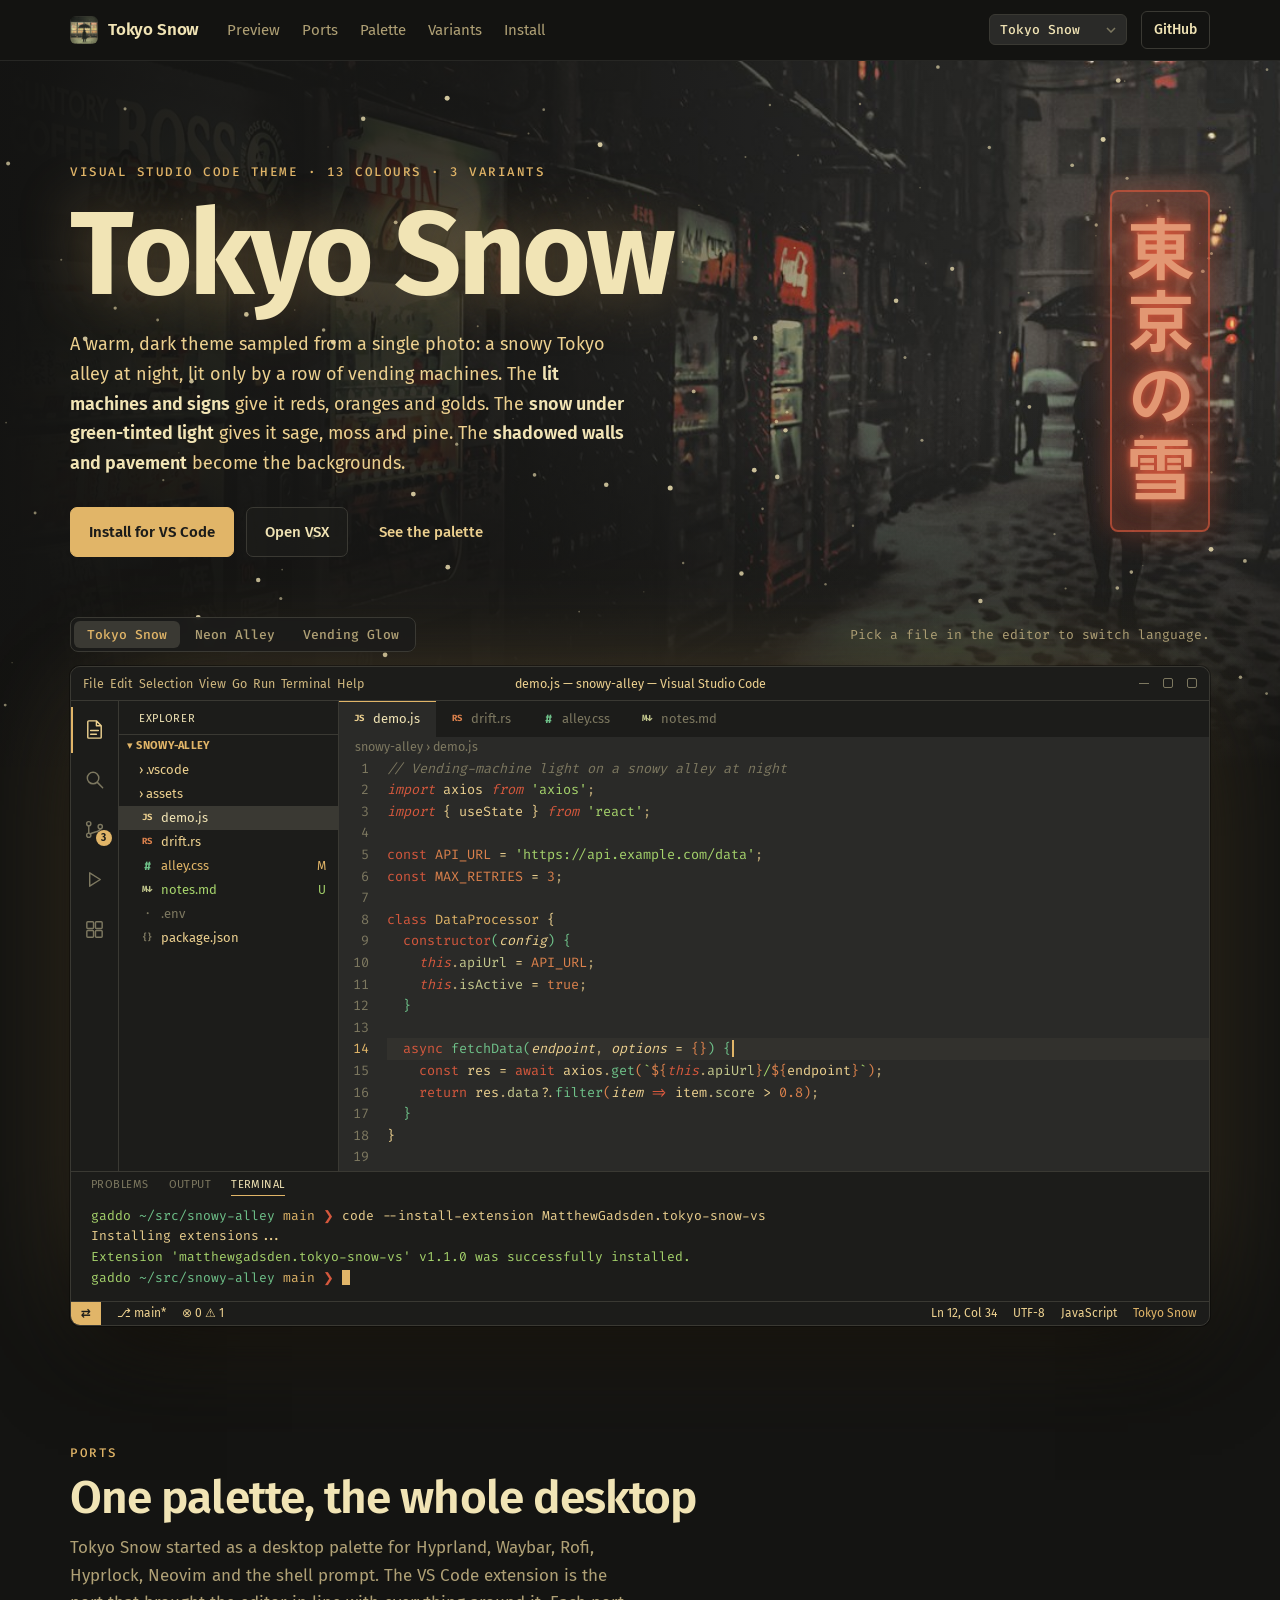
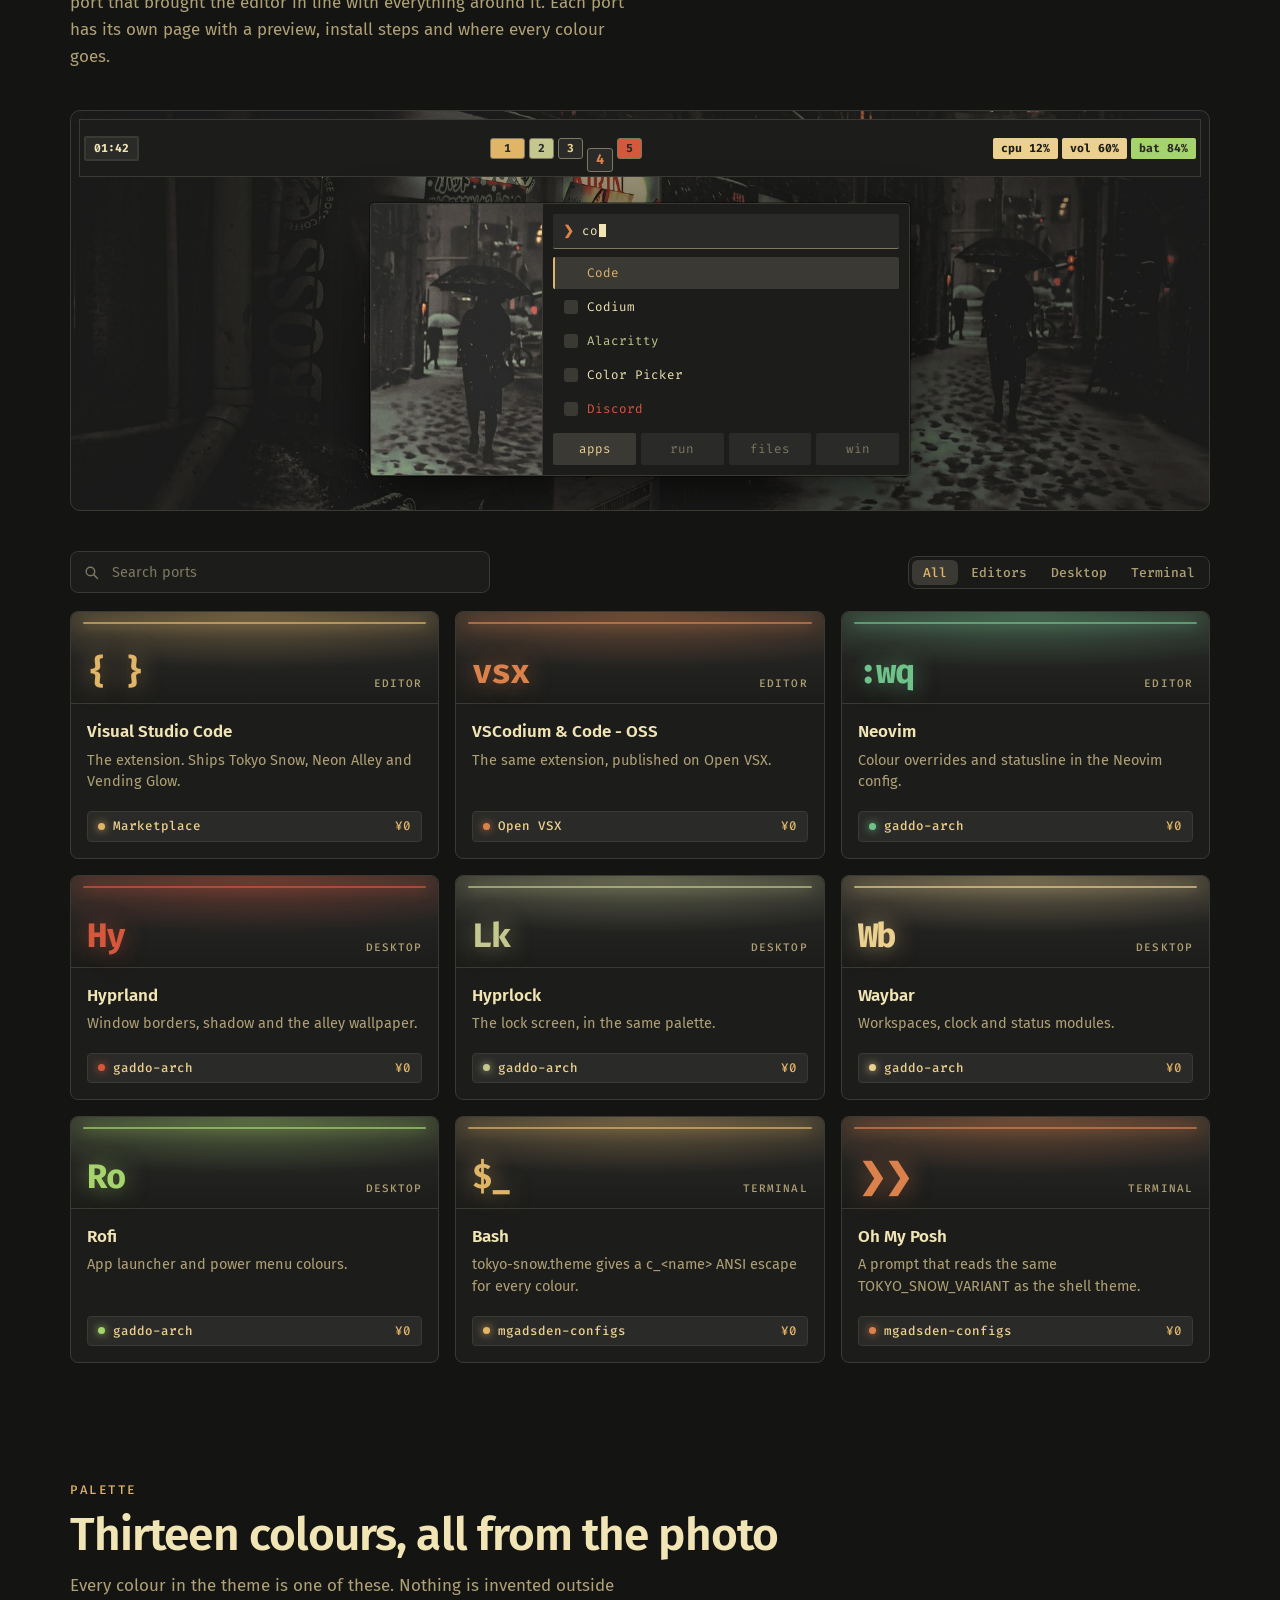
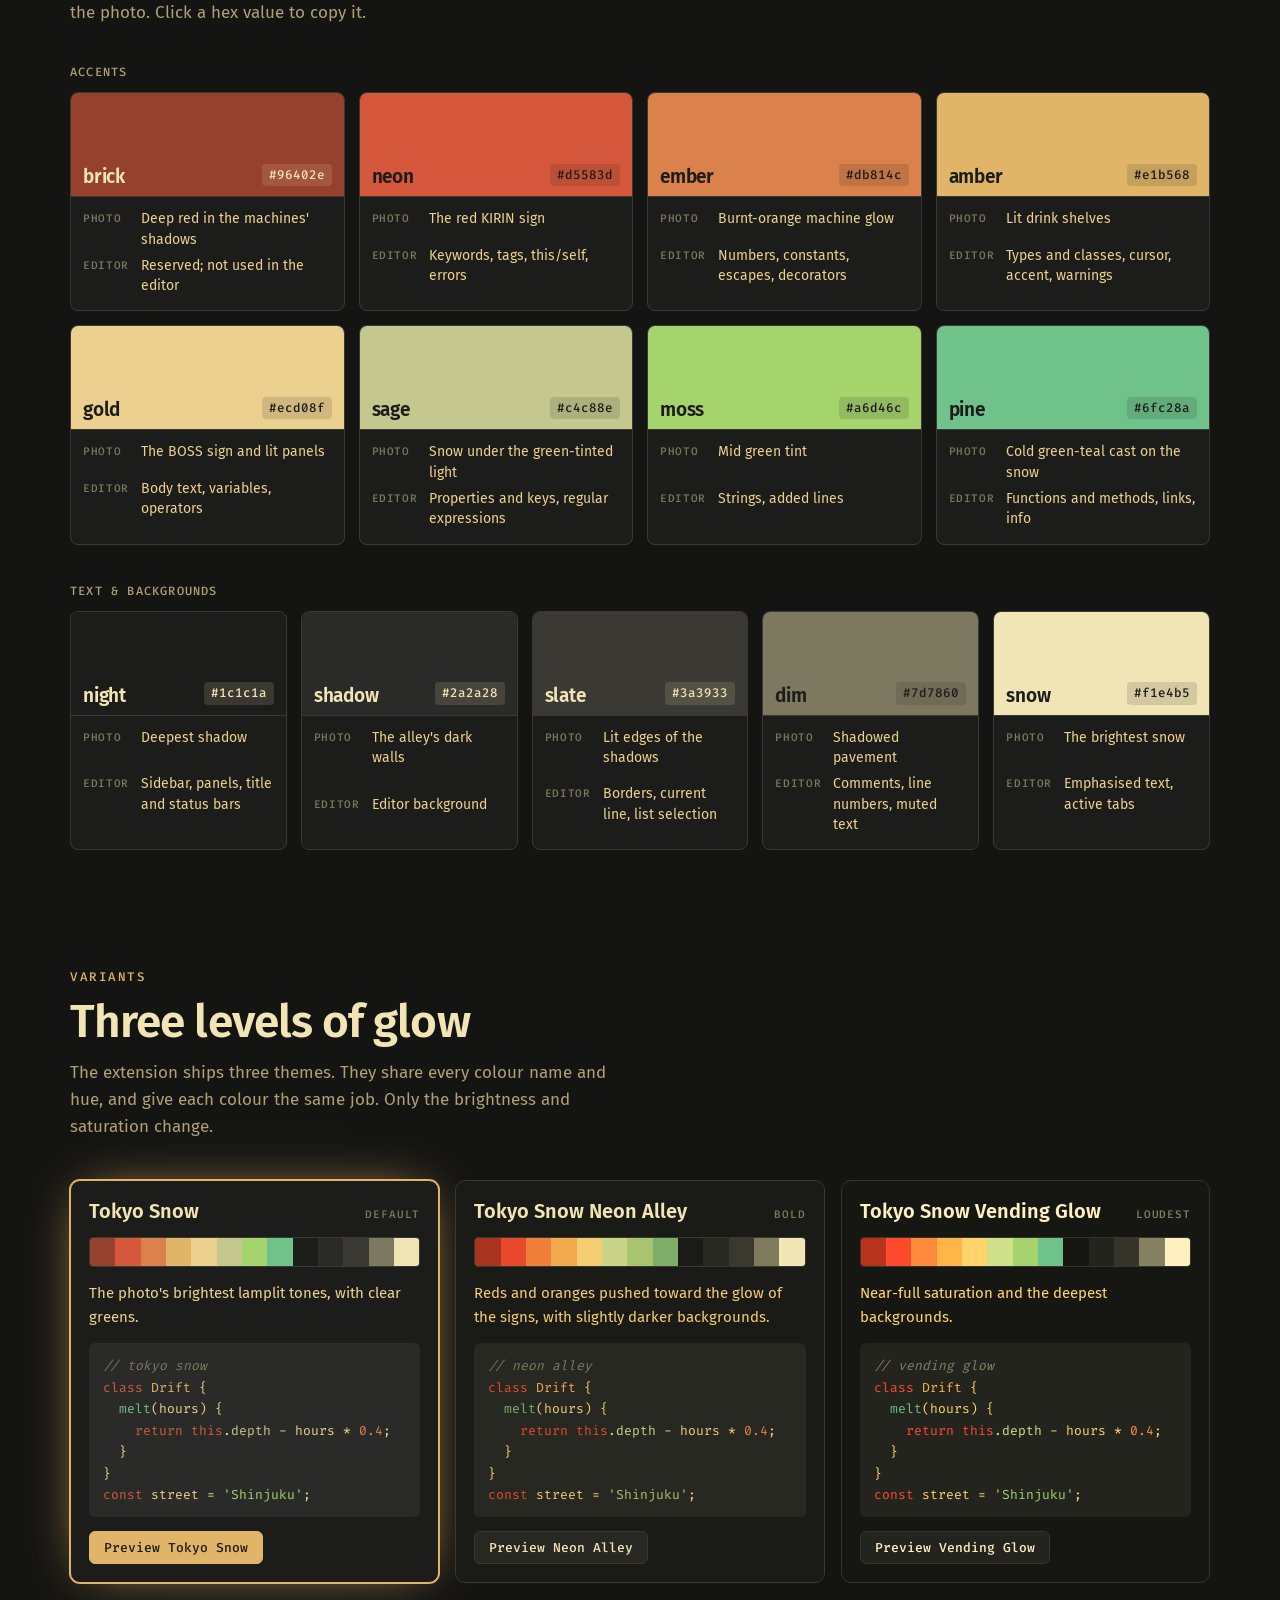
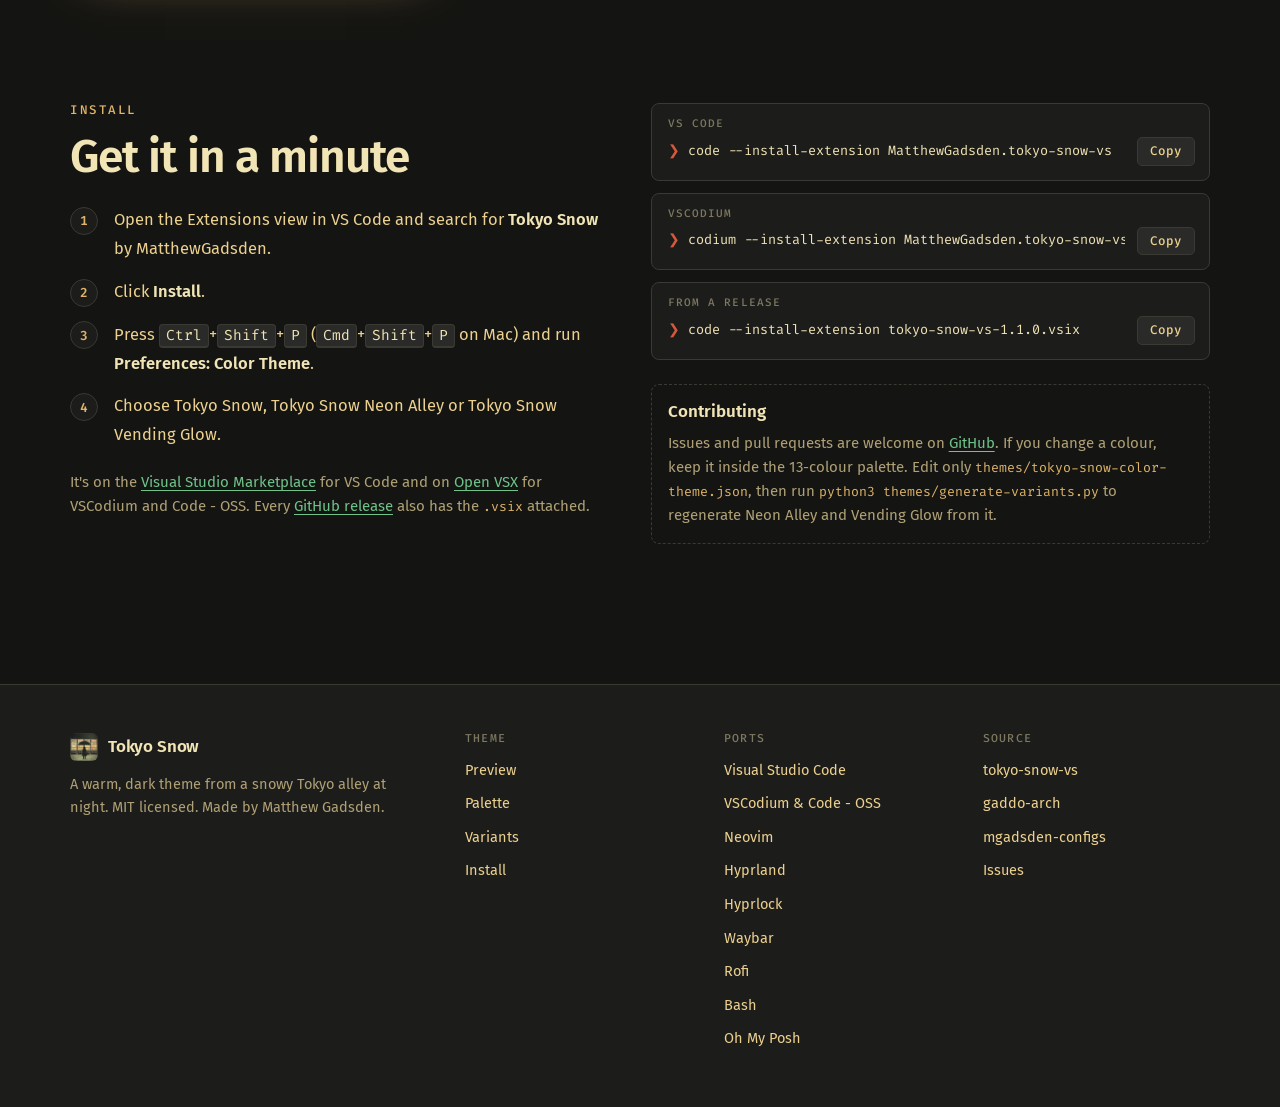
<file: index.html>
<!doctype html>
<html lang="en">
<head>
<meta charset="utf-8">
<meta name="viewport" content="width=device-width,initial-scale=1,viewport-fit=cover">
<title>Tokyo Snow</title>
<meta name="description" content="A warm, dark colour theme for VS Code, sampled from a snowy Tokyo alley at night lit by vending machines.">
<meta name="theme-color" content="#1c1c1a">
<link rel="canonical" href="https://tokyo-snow.matthewgadsden.dev/">
<meta property="og:type" content="website">
<meta property="og:site_name" content="Tokyo Snow">
<meta property="og:title" content="Tokyo Snow">
<meta property="og:description" content="A warm, dark colour theme for VS Code, sampled from a snowy Tokyo alley at night.">
<meta property="og:url" content="https://tokyo-snow.matthewgadsden.dev/">
<meta property="og:image" content="https://tokyo-snow.matthewgadsden.dev/assets/banner.jpg">
<meta property="og:image:width" content="1920">
<meta property="og:image:height" content="600">
<meta property="og:image:alt" content="A snowy Tokyo alley at night, lit by vending machines">
<meta name="twitter:card" content="summary_large_image">
<link rel="icon" href="assets/icon.png">
<link rel="preconnect" href="https://fonts.googleapis.com">
<link rel="preconnect" href="https://fonts.gstatic.com" crossorigin>
<link rel="stylesheet" href="https://fonts.googleapis.com/css2?family=Fira+Code:wght@400;500;700&family=Fira+Sans:ital,wght@0,400;0,500;0,600;0,700;1,400&display=swap">
<link rel="stylesheet" href="https://fonts.googleapis.com/css2?family=Zen+Kaku+Gothic+New:wght@700&text=%E6%9D%B1%E4%BA%AC%E3%81%AE%E9%9B%AA&display=swap">
<link rel="stylesheet" href="style.css">
</head>
<body>

<div data-site-nav></div>

<main id="top">

  <section class="hero" aria-labelledby="hero-title">
    <canvas class="snowfall" aria-hidden="true"></canvas>
    <div class="wrap hero-row">
      <div class="hero-copy">
        <p class="eyebrow">Visual Studio Code theme · 13 colours · 3 variants</p>
        <h1 id="hero-title">Tokyo Snow</h1>
        <p class="lede">A warm, dark theme sampled from a single photo: a snowy Tokyo alley at night, lit only by a row of vending machines. The <b>lit machines and signs</b> give it reds, oranges and golds. The <b>snow under green-tinted light</b> gives it sage, moss and pine. The <b>shadowed walls and pavement</b> become the backgrounds.</p>
        <div class="cta">
          <a class="btn btn-primary" href="https://marketplace.visualstudio.com/items?itemName=MatthewGadsden.tokyo-snow-vs">Install for VS Code</a>
          <a class="btn" href="https://open-vsx.org/extension/MatthewGadsden/tokyo-snow-vs">Open VSX</a>
          <a class="btn btn-quiet" href="#palette">See the palette</a>
        </div>
      </div>
      <div class="sign" aria-hidden="true"><span>東京の雪</span></div>
    </div>
  </section>

  <section id="preview" class="preview" aria-label="Editor preview">
    <div class="wrap">
      <div class="preview-bar">
        <div class="seg" role="group" aria-label="Variant" data-variant-seg></div>
        <p class="hint">Pick a file in the editor to switch language.</p>
      </div>

      <div data-editor></div>
    </div>
  </section>

  <section id="ports" class="section" aria-labelledby="ports-title">
    <div class="wrap">
      <div class="section-head">
        <p class="eyebrow">Ports</p>
        <h2 id="ports-title">One palette, the whole desktop</h2>
        <p class="section-lede">Tokyo Snow started as a desktop palette for Hyprland, Waybar, Rofi, Hyprlock, Neovim and the shell prompt. The VS Code extension is the port that brought the editor in line with everything around it. Each port has its own page with a preview, install steps and where every colour goes.</p>
      </div>

      <div class="desk" aria-label="Waybar and a Rofi launcher in Tokyo Snow over the alley wallpaper">
        <div class="bar">
          <div class="grp"><span class="mod clock">01:42</span></div>
          <div class="grp"><span class="ws active">1</span><span class="ws visible">2</span><span class="ws">3</span><span class="ws empty hide-sm">4</span><span class="ws urgent hide-sm">5</span></div>
          <div class="grp"><span class="mod m-gold hide-sm">cpu 12%</span><span class="mod m-gold">vol 60%</span><span class="mod m-moss">bat 84%</span></div>
        </div>
        <div class="rofi">
          <div class="rofi-img" role="img" aria-label="Vending machines from the wallpaper"></div>
          <div class="rofi-lb">
            <div class="rofi-inp"><span class="pr">❯</span><span class="ph">co</span></div>
            <div class="rofi-list">
              <div class="el sel"><i></i>Code</div>
              <div class="el"><i></i>Codium</div>
              <div class="el act"><i></i>Alacritty</div>
              <div class="el"><i></i>Color Picker</div>
              <div class="el urg"><i></i>Discord</div>
            </div>
            <div class="rofi-modes"><span class="on">apps</span><span>run</span><span>files</span><span>win</span></div>
          </div>
        </div>
      </div>

      <div class="port-tools">
        <label class="search">
          <span class="sr-only">Search ports</span>
          <svg viewBox="0 0 24 24" aria-hidden="true"><circle cx="10.5" cy="10.5" r="6"/><path d="m15 15 5.5 5.5"/></svg>
          <input id="port-search" type="search" placeholder="Search ports" autocomplete="off">
        </label>
        <div class="seg seg-small" role="group" aria-label="Filter ports" data-port-filter>
          <button type="button" data-kind="all" aria-pressed="true">All</button>
          <button type="button" data-kind="editor" aria-pressed="false">Editors</button>
          <button type="button" data-kind="desktop" aria-pressed="false">Desktop</button>
          <button type="button" data-kind="terminal" aria-pressed="false">Terminal</button>
        </div>
      </div>
      <ul class="ports" data-ports></ul>
      <p class="empty" data-ports-empty hidden>No port matches that search.</p>
    </div>
  </section>

  <section id="palette" class="section" aria-labelledby="palette-title">
    <div class="wrap">
      <div class="section-head">
        <p class="eyebrow">Palette</p>
        <h2 id="palette-title">Thirteen colours, all from the photo</h2>
        <p class="section-lede">Every colour in the theme is one of these. Nothing is invented outside the photo. Click a hex value to copy it.</p>
      </div>
      <h3 class="group-label">Accents</h3>
      <ul class="swatches" data-swatches="accents"></ul>
      <h3 class="group-label">Text &amp; backgrounds</h3>
      <ul class="swatches swatches-bg" data-swatches="base"></ul>
    </div>
  </section>

  <section id="variants" class="section" aria-labelledby="variants-title">
    <div class="wrap">
      <div class="section-head">
        <p class="eyebrow">Variants</p>
        <h2 id="variants-title">Three levels of glow</h2>
        <p class="section-lede">The extension ships three themes. They share every colour name and hue, and give each colour the same job. Only the brightness and saturation change.</p>
      </div>
      <div class="variants" data-variants></div>
    </div>
  </section>

  <section id="install" class="section" aria-labelledby="install-title">
    <div class="wrap install">
      <div class="install-copy">
        <p class="eyebrow">Install</p>
        <h2 id="install-title">Get it in a minute</h2>
        <ol class="steps">
          <li>Open the Extensions view in VS Code and search for <b>Tokyo Snow</b> by MatthewGadsden.</li>
          <li>Click <b>Install</b>.</li>
          <li>Press <kbd>Ctrl</kbd>+<kbd>Shift</kbd>+<kbd>P</kbd> (<kbd>Cmd</kbd>+<kbd>Shift</kbd>+<kbd>P</kbd> on Mac) and run <b>Preferences: Color Theme</b>.</li>
          <li>Choose Tokyo Snow, Tokyo Snow Neon Alley or Tokyo Snow Vending Glow.</li>
        </ol>
        <p class="fine">It's on the <a href="https://marketplace.visualstudio.com/items?itemName=MatthewGadsden.tokyo-snow-vs">Visual Studio Marketplace</a> for VS Code and on <a href="https://open-vsx.org/extension/MatthewGadsden/tokyo-snow-vs">Open VSX</a> for VSCodium and Code - OSS. Every <a href="https://github.com/MatthewGadsden/tokyo-snow-vs/releases">GitHub release</a> also has the <code>.vsix</code> attached.</p>
      </div>
      <div class="cmds">
        <div class="cmd">
          <span class="cmd-label">VS Code</span>
          <code>code --install-extension MatthewGadsden.tokyo-snow-vs</code>
          <button type="button" class="copy" data-copy="code --install-extension MatthewGadsden.tokyo-snow-vs">Copy</button>
        </div>
        <div class="cmd">
          <span class="cmd-label">VSCodium</span>
          <code>codium --install-extension MatthewGadsden.tokyo-snow-vs</code>
          <button type="button" class="copy" data-copy="codium --install-extension MatthewGadsden.tokyo-snow-vs">Copy</button>
        </div>
        <div class="cmd">
          <span class="cmd-label">From a release</span>
          <code>code --install-extension tokyo-snow-vs-1.1.0.vsix</code>
          <button type="button" class="copy" data-copy="code --install-extension tokyo-snow-vs-1.1.0.vsix">Copy</button>
        </div>
        <div class="contrib">
          <h3>Contributing</h3>
          <p>Issues and pull requests are welcome on <a href="https://github.com/MatthewGadsden/tokyo-snow-vs/issues">GitHub</a>. If you change a colour, keep it inside the 13-colour palette. Edit only <code>themes/tokyo-snow-color-theme.json</code>, then run <code>python3 themes/generate-variants.py</code> to regenerate Neon Alley and Vending Glow from it.</p>
        </div>
      </div>
    </div>
  </section>

</main>

<div data-site-footer></div>


<script src="data.js"></script>
<script src="site.js"></script>
<script src="editor.js"></script>
<script src="main.js"></script>
</body>
</html>
</file>
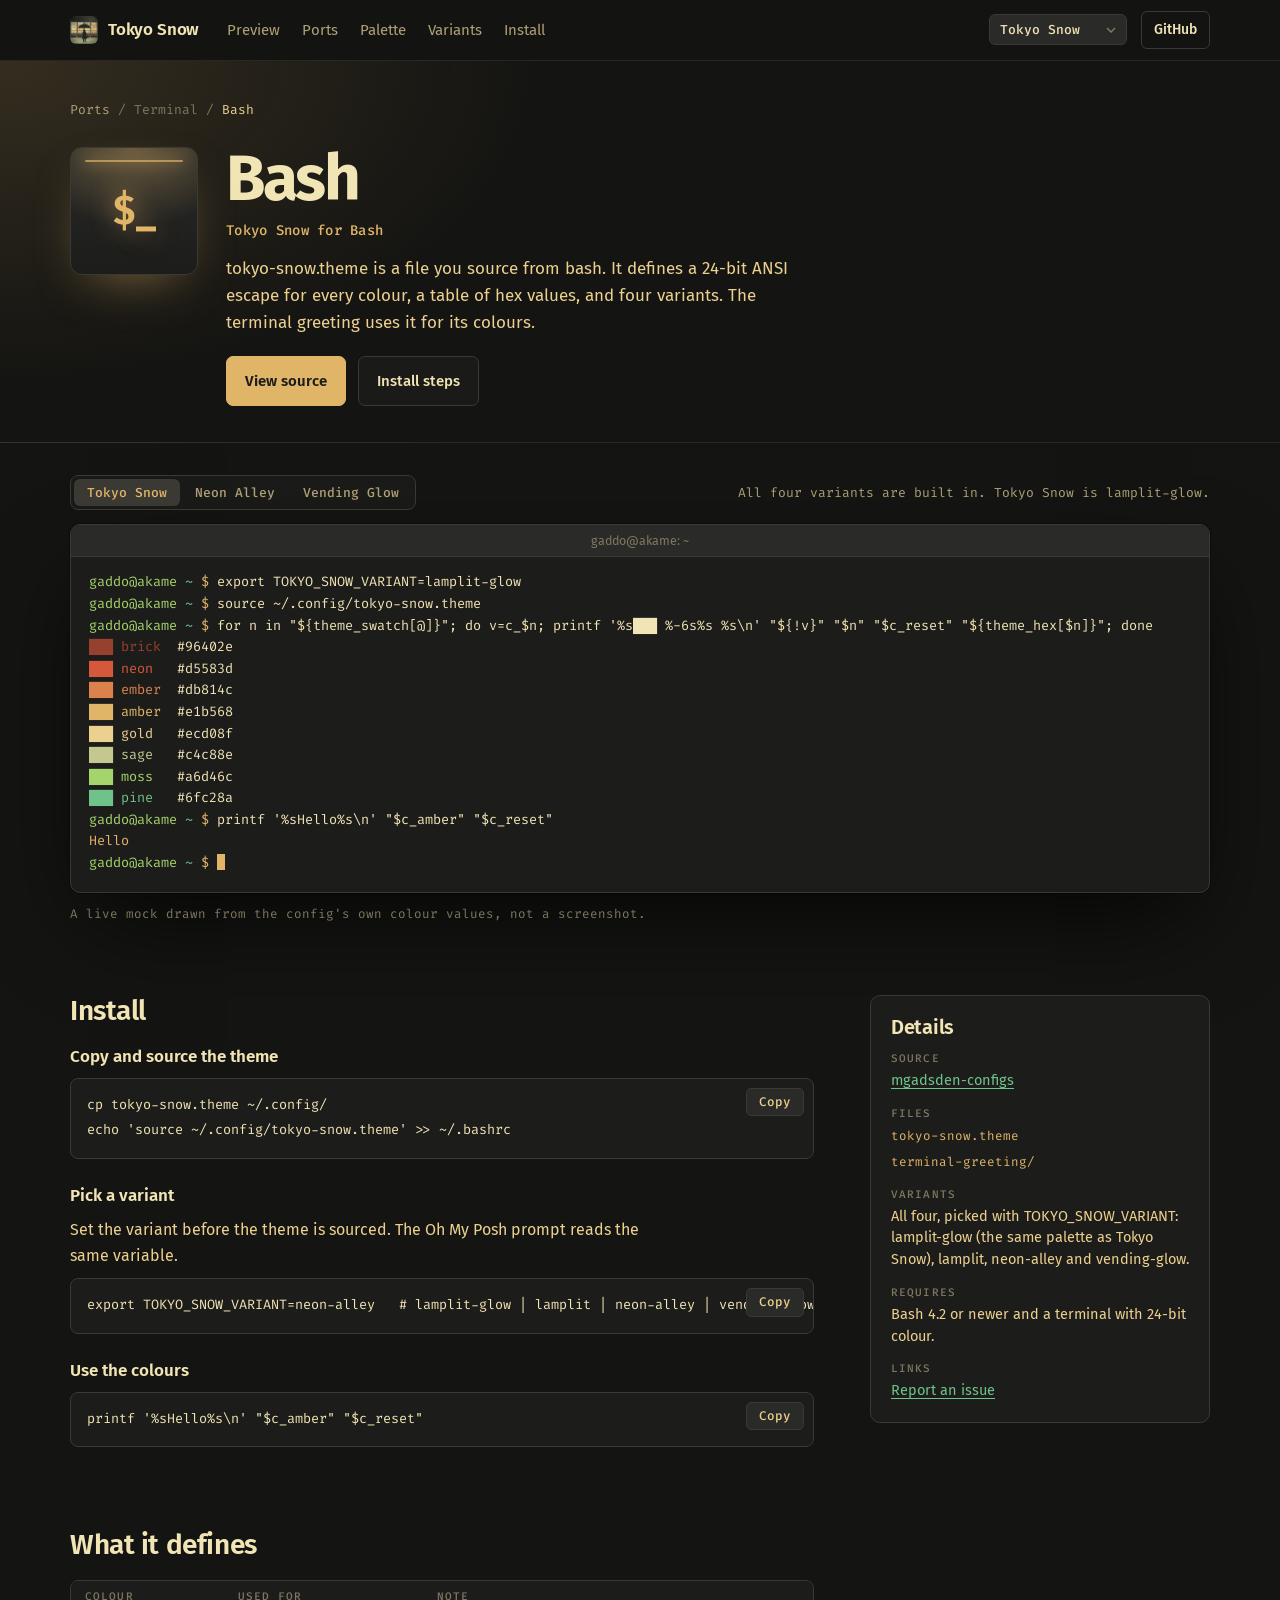
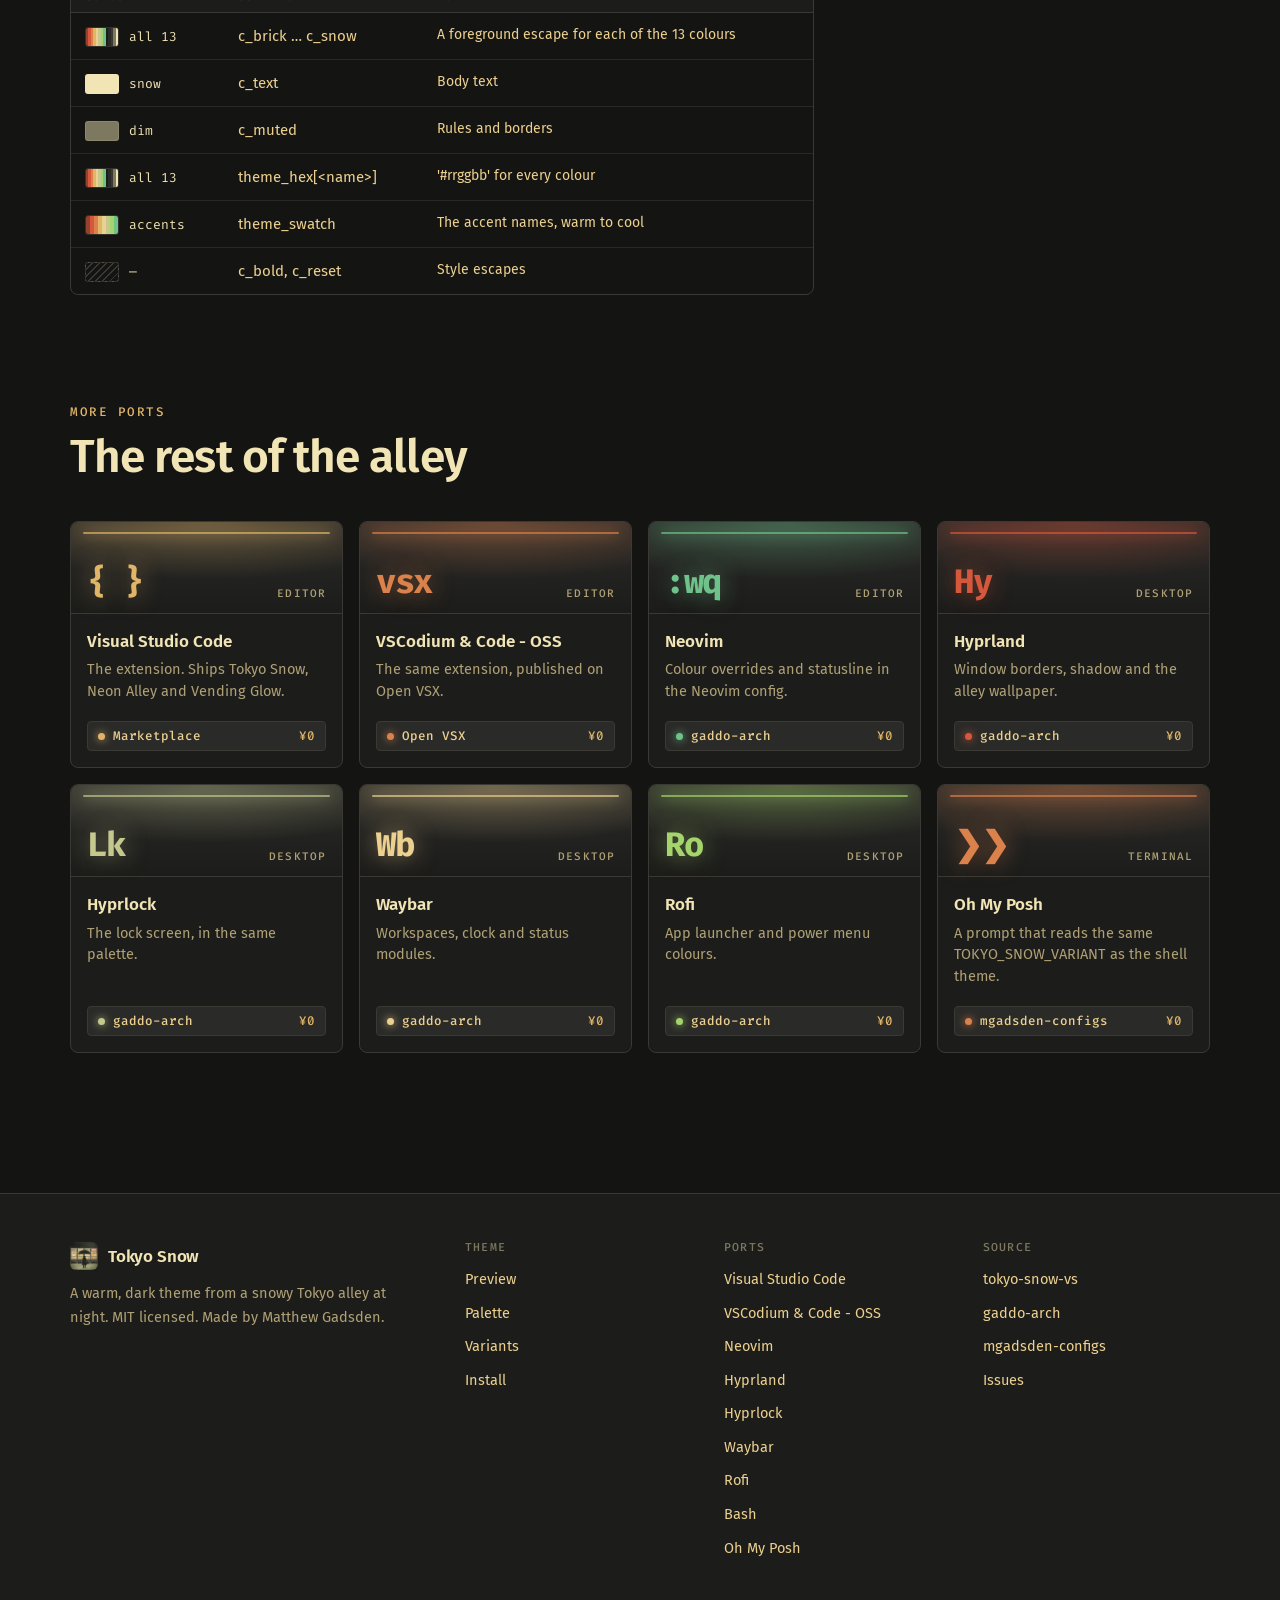
<file: ports/bash.html>
<!doctype html>
<html lang="en">
<head>
<meta charset="utf-8">
<meta name="viewport" content="width=device-width,initial-scale=1,viewport-fit=cover">
<title>Bash · Tokyo Snow</title>
<meta name="description" content="Tokyo Snow for Bash: tokyo-snow.theme is a file you source from bash. It defines a 24-bit ANSI escape for every colour, a table of hex values, and four variants. The terminal greeting uses it for its colours.">
<meta name="theme-color" content="#1c1c1a">
<link rel="canonical" href="https://tokyo-snow.matthewgadsden.dev/ports/bash">
<meta property="og:type" content="website">
<meta property="og:site_name" content="Tokyo Snow">
<meta property="og:title" content="Bash · Tokyo Snow">
<meta property="og:description" content="Tokyo Snow for Bash: tokyo-snow.theme is a file you source from bash. It defines a 24-bit ANSI escape for every colour, a table of hex values, and four variants. The terminal greeting uses it for its colours.">
<meta property="og:url" content="https://tokyo-snow.matthewgadsden.dev/ports/bash">
<meta property="og:image" content="https://tokyo-snow.matthewgadsden.dev/assets/banner.jpg">
<meta property="og:image:width" content="1920">
<meta property="og:image:height" content="600">
<meta property="og:image:alt" content="A snowy Tokyo alley at night, lit by vending machines">
<meta name="twitter:card" content="summary_large_image">
<link rel="icon" href="../assets/icon.png">
<link rel="preconnect" href="https://fonts.googleapis.com">
<link rel="preconnect" href="https://fonts.gstatic.com" crossorigin>
<link rel="stylesheet" href="https://fonts.googleapis.com/css2?family=Fira+Code:wght@400;500;700&family=Fira+Sans:ital,wght@0,400;0,500;0,600;0,700;1,400&display=swap">
<link rel="stylesheet" href="../style.css">
<link rel="stylesheet" href="../port.css">
</head>
<body data-root="../" data-port="bash">
<div data-site-nav></div>
<main data-port-page><noscript><div class="wrap" style="padding-block:80px"><h1>Bash</h1><p>This page needs JavaScript. The config lives at <a href="https://github.com/MatthewGadsden/mgadsden-configs">mgadsden-configs</a>.</p></div></noscript></main>
<div data-site-footer></div>
<script src="../data.js"></script>
<script src="../site.js"></script>
<script src="../editor.js"></script>
<script src="../port.js"></script>
</body>
</html>
</file>
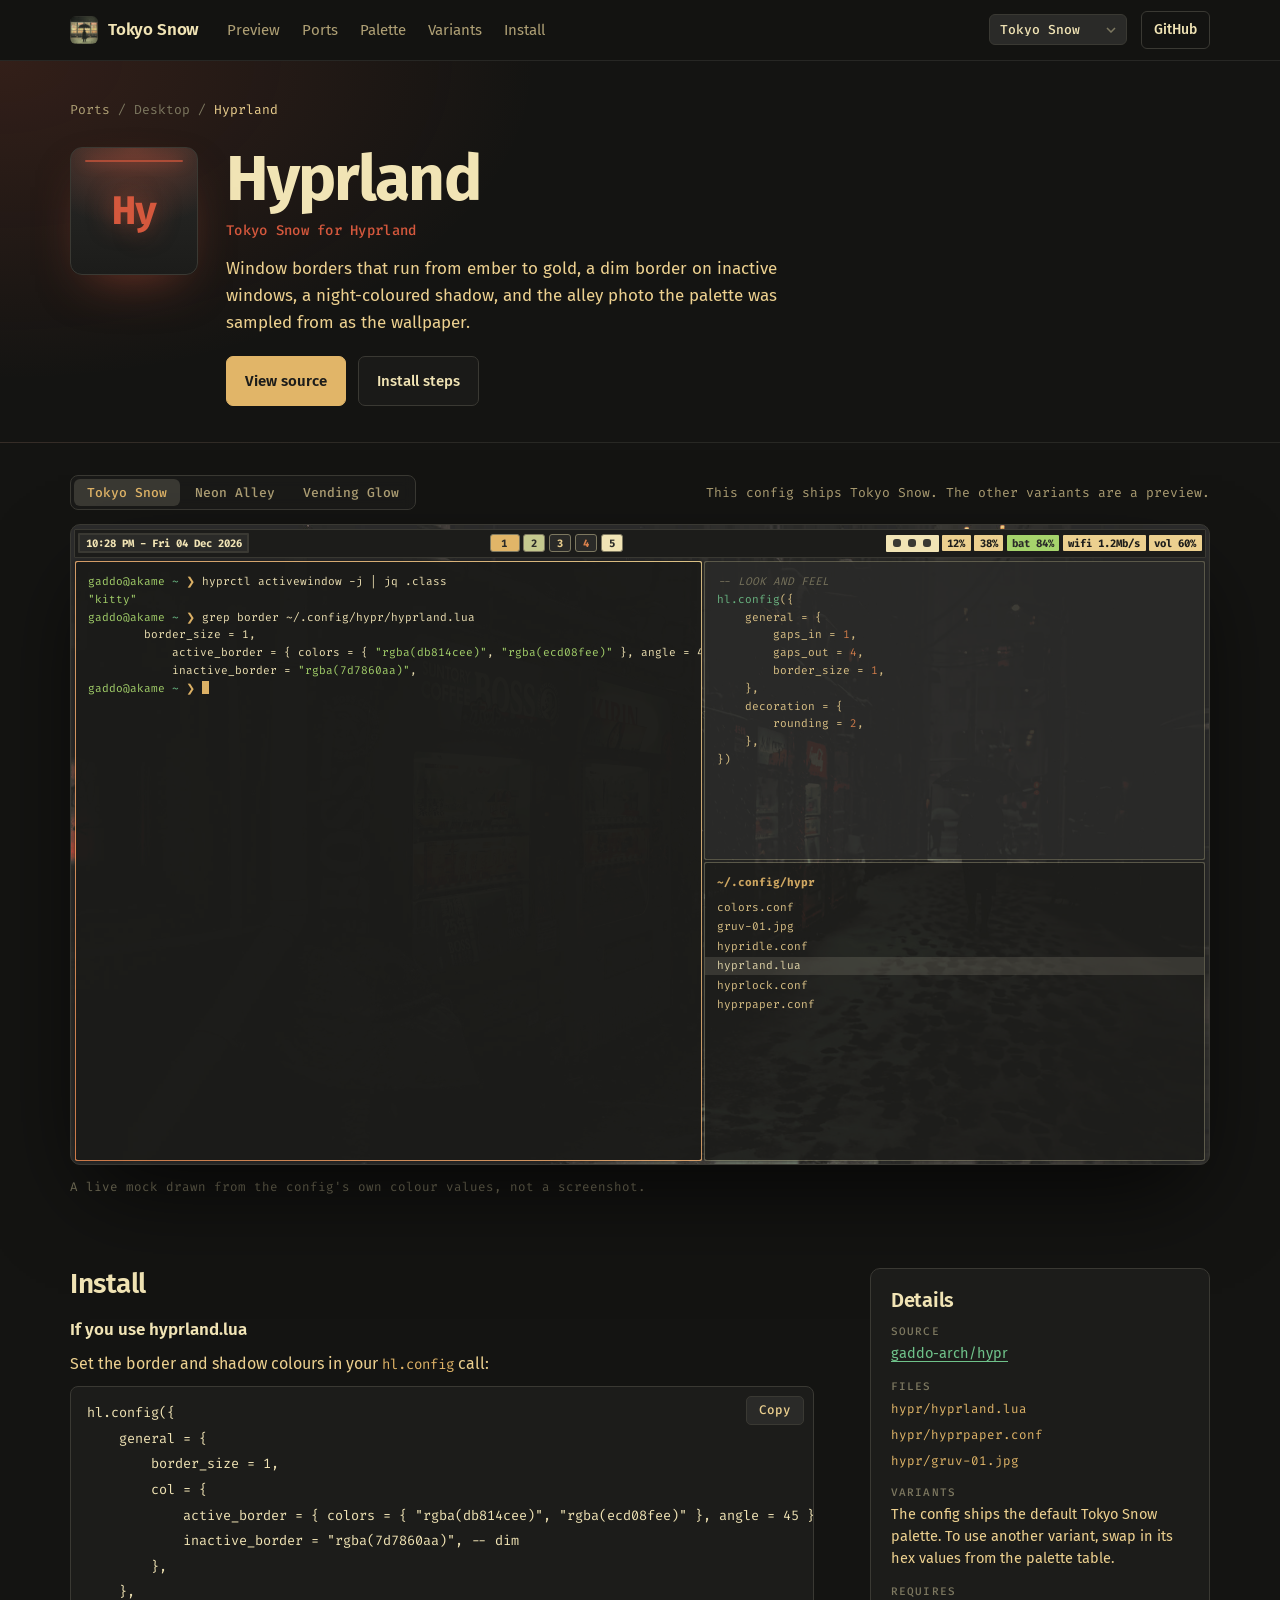
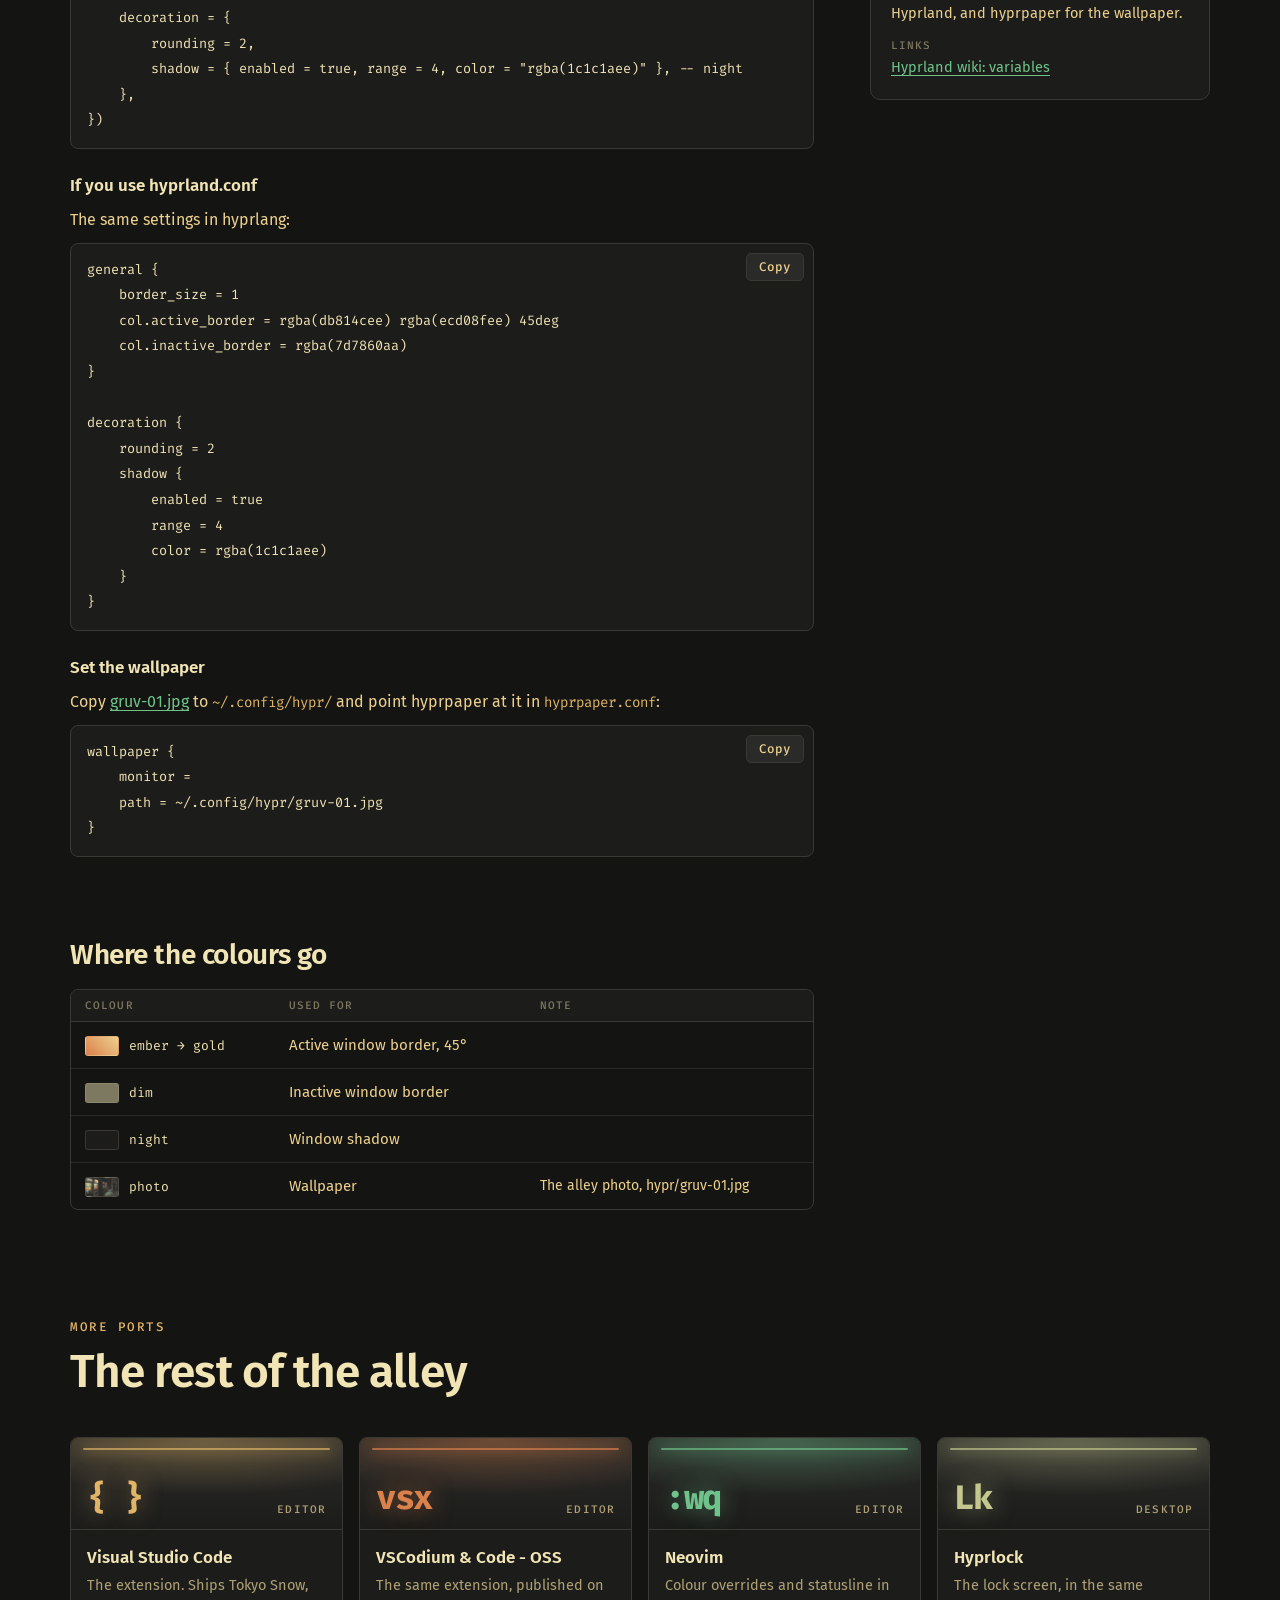
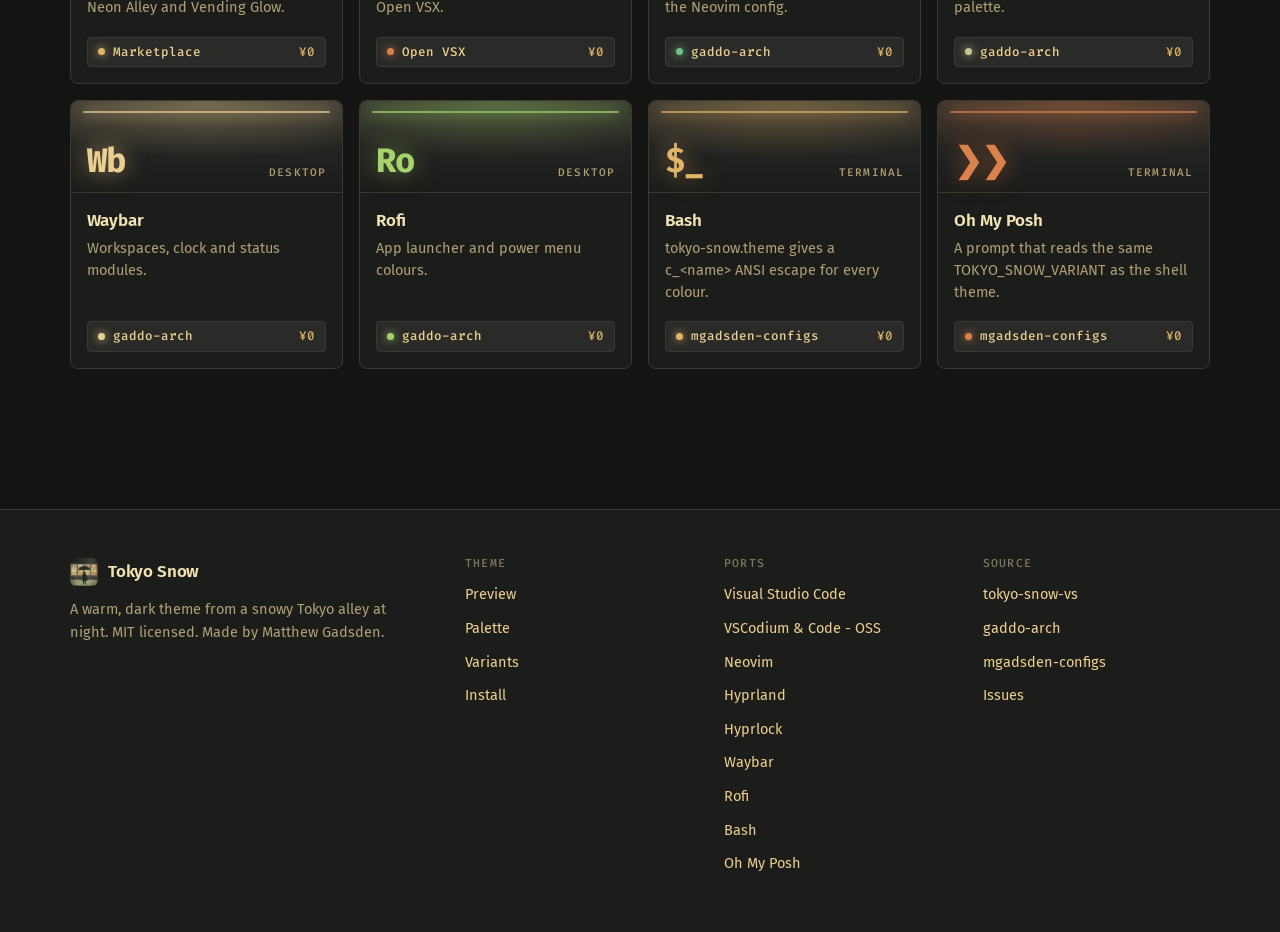
<file: ports/hyprland.html>
<!doctype html>
<html lang="en">
<head>
<meta charset="utf-8">
<meta name="viewport" content="width=device-width,initial-scale=1,viewport-fit=cover">
<title>Hyprland · Tokyo Snow</title>
<meta name="description" content="Tokyo Snow for Hyprland: Window borders that run from ember to gold, a dim border on inactive windows, a night-coloured shadow, and the alley photo the palette was sampled from as the wallpaper.">
<meta name="theme-color" content="#1c1c1a">
<link rel="canonical" href="https://tokyo-snow.matthewgadsden.dev/ports/hyprland">
<meta property="og:type" content="website">
<meta property="og:site_name" content="Tokyo Snow">
<meta property="og:title" content="Hyprland · Tokyo Snow">
<meta property="og:description" content="Tokyo Snow for Hyprland: Window borders that run from ember to gold, a dim border on inactive windows, a night-coloured shadow, and the alley photo the palette was sampled from as the wallpaper.">
<meta property="og:url" content="https://tokyo-snow.matthewgadsden.dev/ports/hyprland">
<meta property="og:image" content="https://tokyo-snow.matthewgadsden.dev/assets/banner.jpg">
<meta property="og:image:width" content="1920">
<meta property="og:image:height" content="600">
<meta property="og:image:alt" content="A snowy Tokyo alley at night, lit by vending machines">
<meta name="twitter:card" content="summary_large_image">
<link rel="icon" href="../assets/icon.png">
<link rel="preconnect" href="https://fonts.googleapis.com">
<link rel="preconnect" href="https://fonts.gstatic.com" crossorigin>
<link rel="stylesheet" href="https://fonts.googleapis.com/css2?family=Fira+Code:wght@400;500;700&family=Fira+Sans:ital,wght@0,400;0,500;0,600;0,700;1,400&display=swap">
<link rel="stylesheet" href="../style.css">
<link rel="stylesheet" href="../port.css">
</head>
<body data-root="../" data-port="hyprland">
<div data-site-nav></div>
<main data-port-page><noscript><div class="wrap" style="padding-block:80px"><h1>Hyprland</h1><p>This page needs JavaScript. The config lives at <a href="https://github.com/MatthewGadsden/gaddo-arch/tree/main/hypr">gaddo-arch/hypr</a>.</p></div></noscript></main>
<div data-site-footer></div>
<script src="../data.js"></script>
<script src="../site.js"></script>
<script src="../editor.js"></script>
<script src="../port.js"></script>
</body>
</html>
</file>
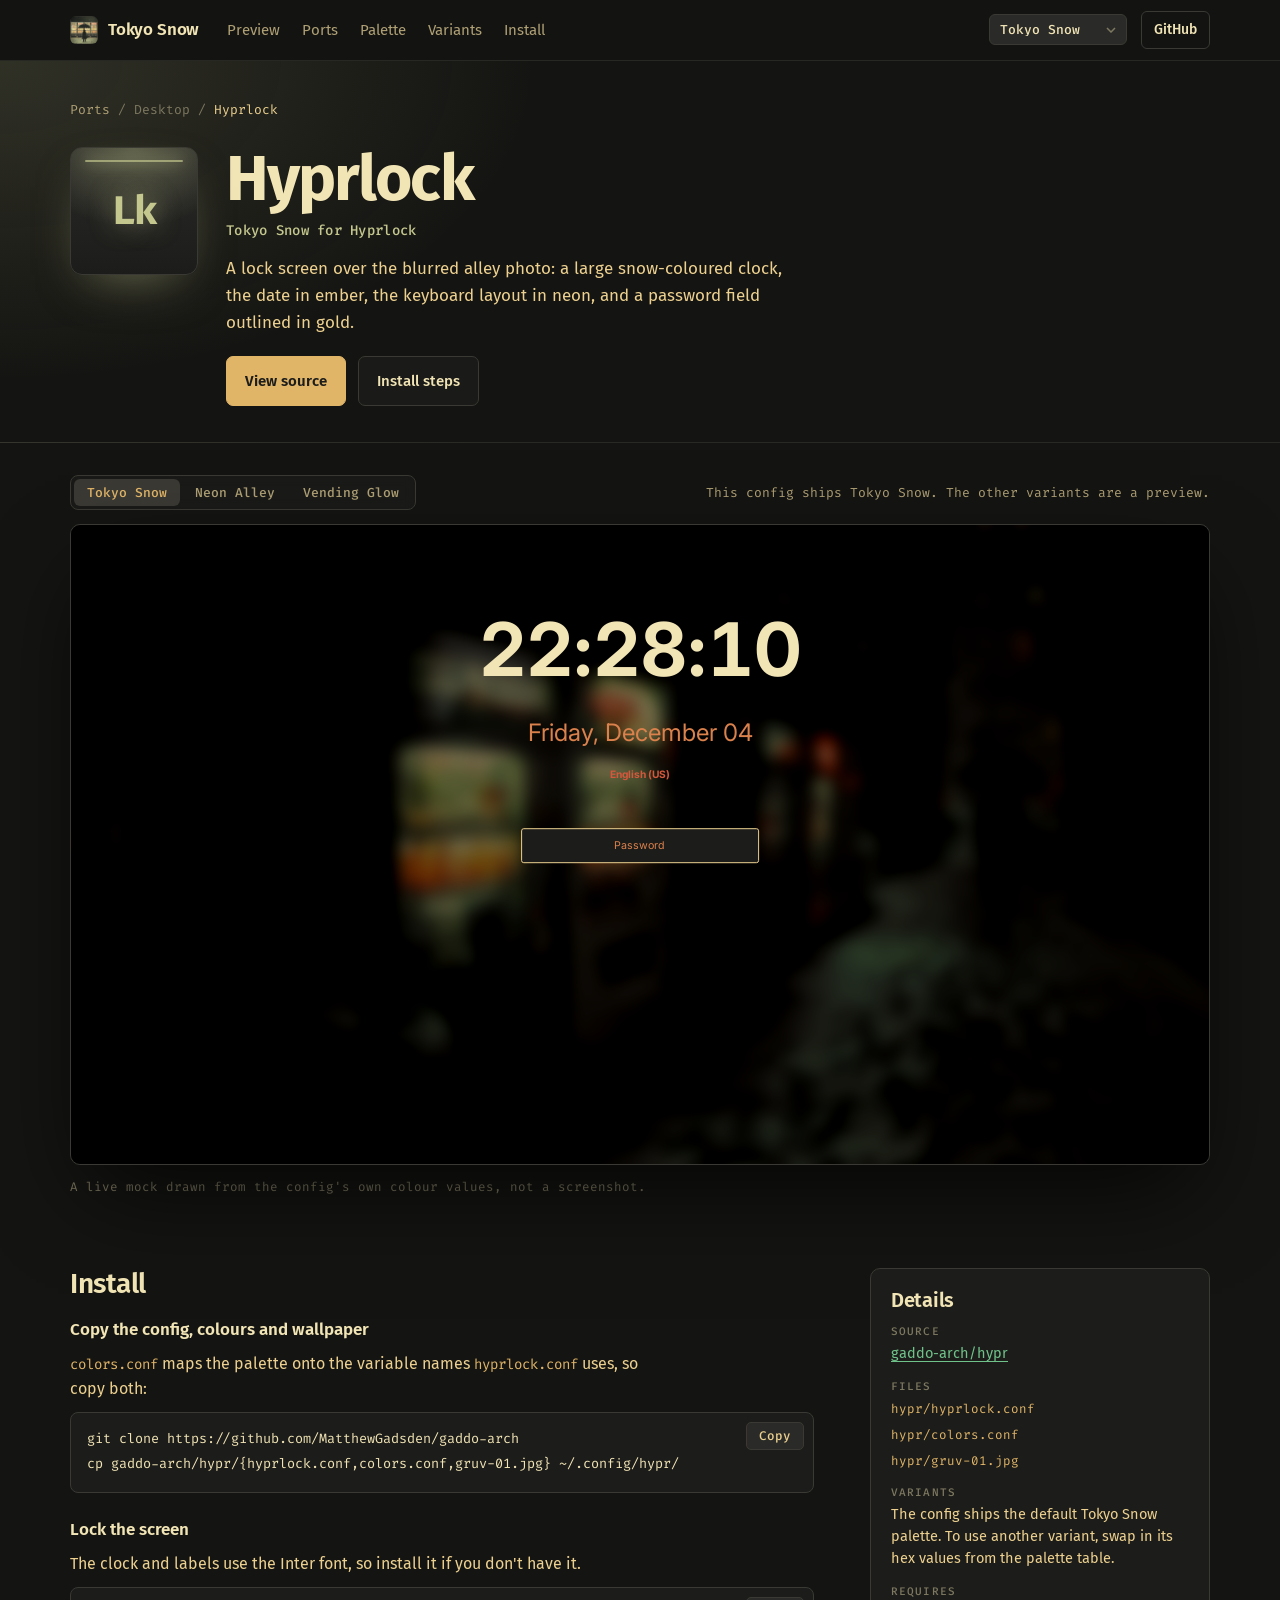
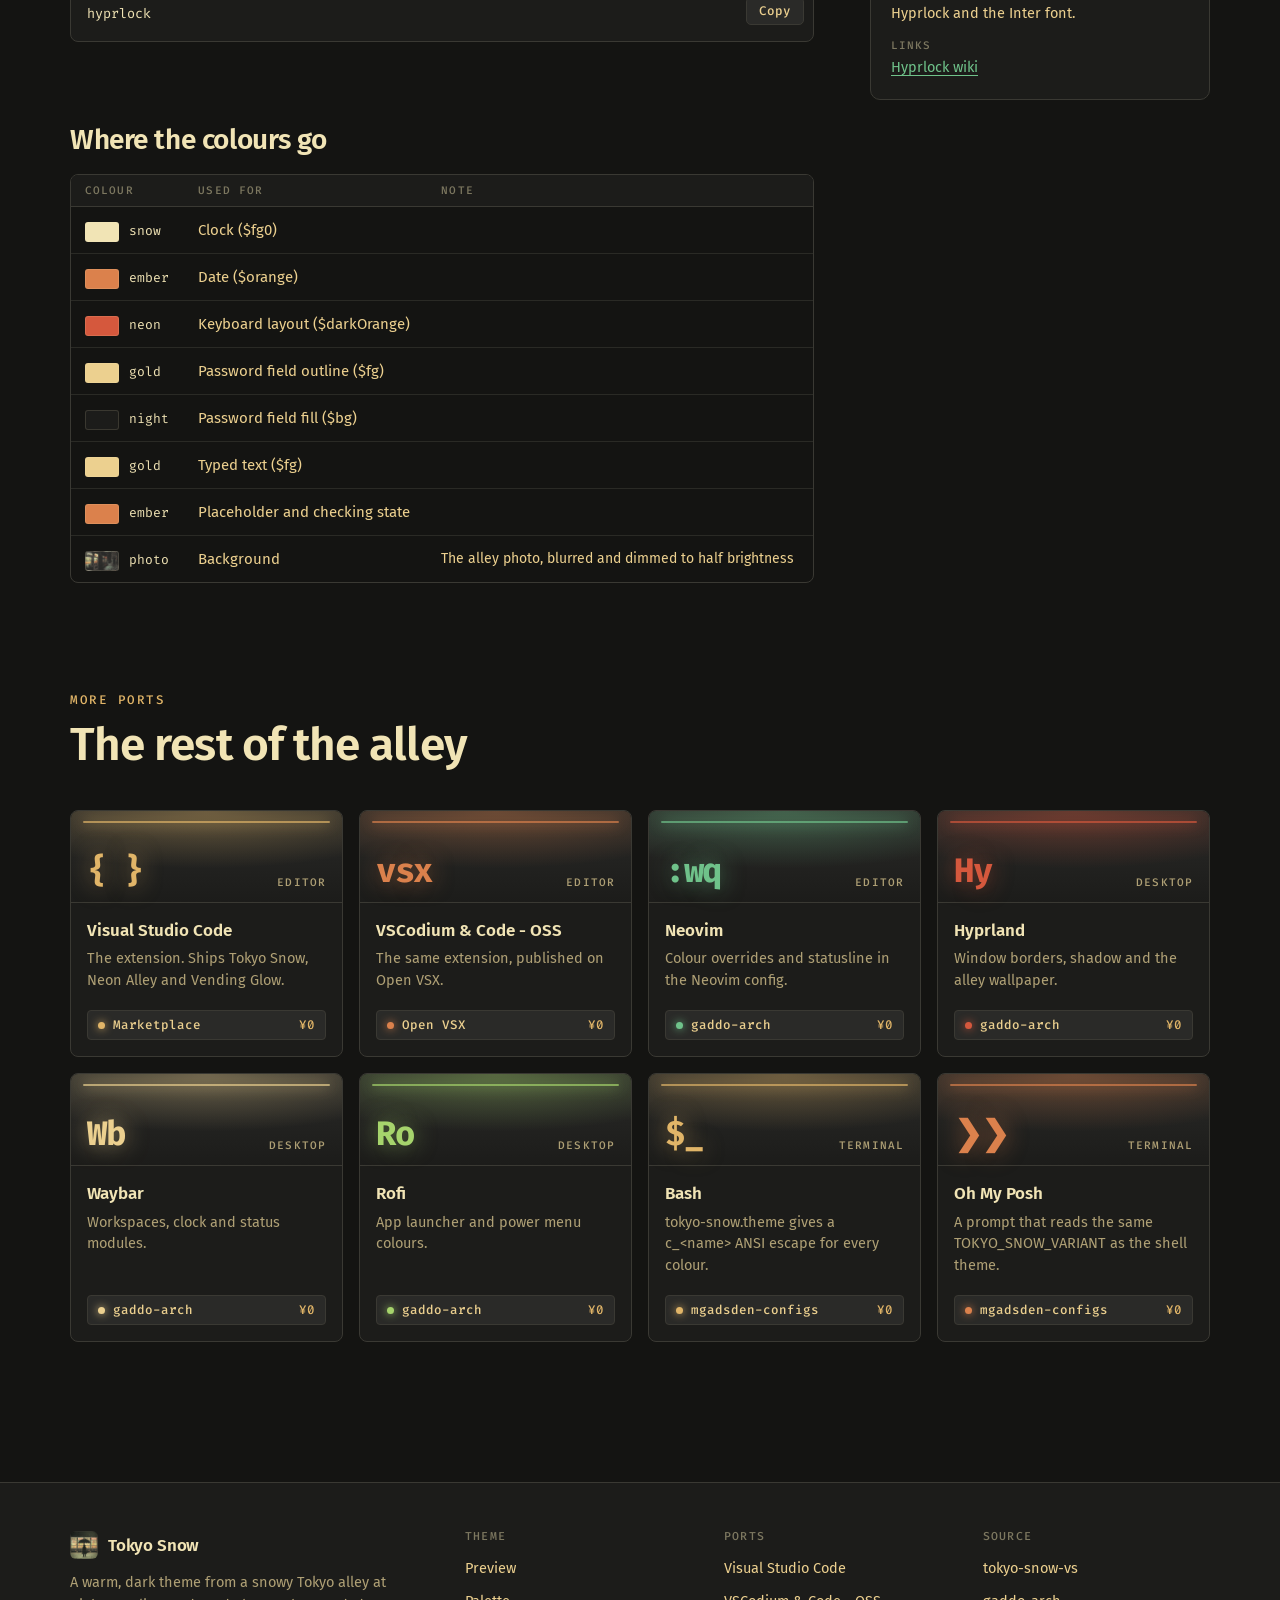
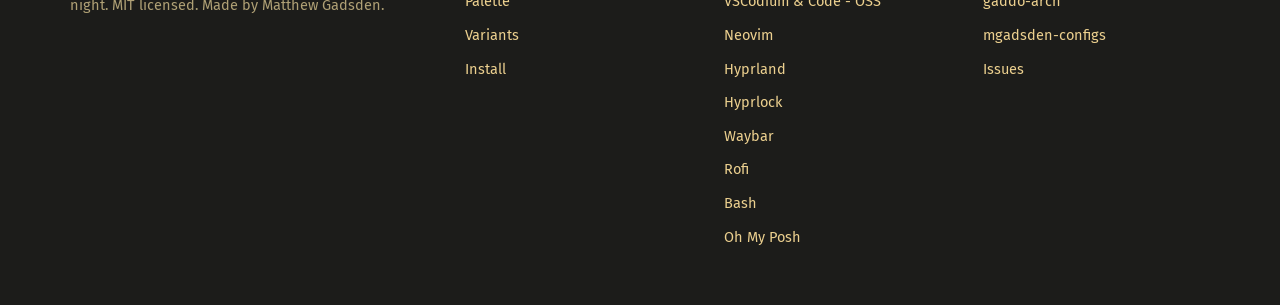
<file: ports/hyprlock.html>
<!doctype html>
<html lang="en">
<head>
<meta charset="utf-8">
<meta name="viewport" content="width=device-width,initial-scale=1,viewport-fit=cover">
<title>Hyprlock · Tokyo Snow</title>
<meta name="description" content="Tokyo Snow for Hyprlock: A lock screen over the blurred alley photo: a large snow-coloured clock, the date in ember, the keyboard layout in neon, and a password field outlined in gold.">
<meta name="theme-color" content="#1c1c1a">
<link rel="canonical" href="https://tokyo-snow.matthewgadsden.dev/ports/hyprlock">
<meta property="og:type" content="website">
<meta property="og:site_name" content="Tokyo Snow">
<meta property="og:title" content="Hyprlock · Tokyo Snow">
<meta property="og:description" content="Tokyo Snow for Hyprlock: A lock screen over the blurred alley photo: a large snow-coloured clock, the date in ember, the keyboard layout in neon, and a password field outlined in gold.">
<meta property="og:url" content="https://tokyo-snow.matthewgadsden.dev/ports/hyprlock">
<meta property="og:image" content="https://tokyo-snow.matthewgadsden.dev/assets/banner.jpg">
<meta property="og:image:width" content="1920">
<meta property="og:image:height" content="600">
<meta property="og:image:alt" content="A snowy Tokyo alley at night, lit by vending machines">
<meta name="twitter:card" content="summary_large_image">
<link rel="icon" href="../assets/icon.png">
<link rel="preconnect" href="https://fonts.googleapis.com">
<link rel="preconnect" href="https://fonts.gstatic.com" crossorigin>
<link rel="stylesheet" href="https://fonts.googleapis.com/css2?family=Fira+Code:wght@400;500;700&family=Fira+Sans:ital,wght@0,400;0,500;0,600;0,700;1,400&display=swap">
<link rel="stylesheet" href="https://fonts.googleapis.com/css2?family=Inter:wght@400;700&display=swap">
<link rel="stylesheet" href="../style.css">
<link rel="stylesheet" href="../port.css">
</head>
<body data-root="../" data-port="hyprlock">
<div data-site-nav></div>
<main data-port-page><noscript><div class="wrap" style="padding-block:80px"><h1>Hyprlock</h1><p>This page needs JavaScript. The config lives at <a href="https://github.com/MatthewGadsden/gaddo-arch/tree/main/hypr">gaddo-arch/hypr</a>.</p></div></noscript></main>
<div data-site-footer></div>
<script src="../data.js"></script>
<script src="../site.js"></script>
<script src="../editor.js"></script>
<script src="../port.js"></script>
</body>
</html>
</file>
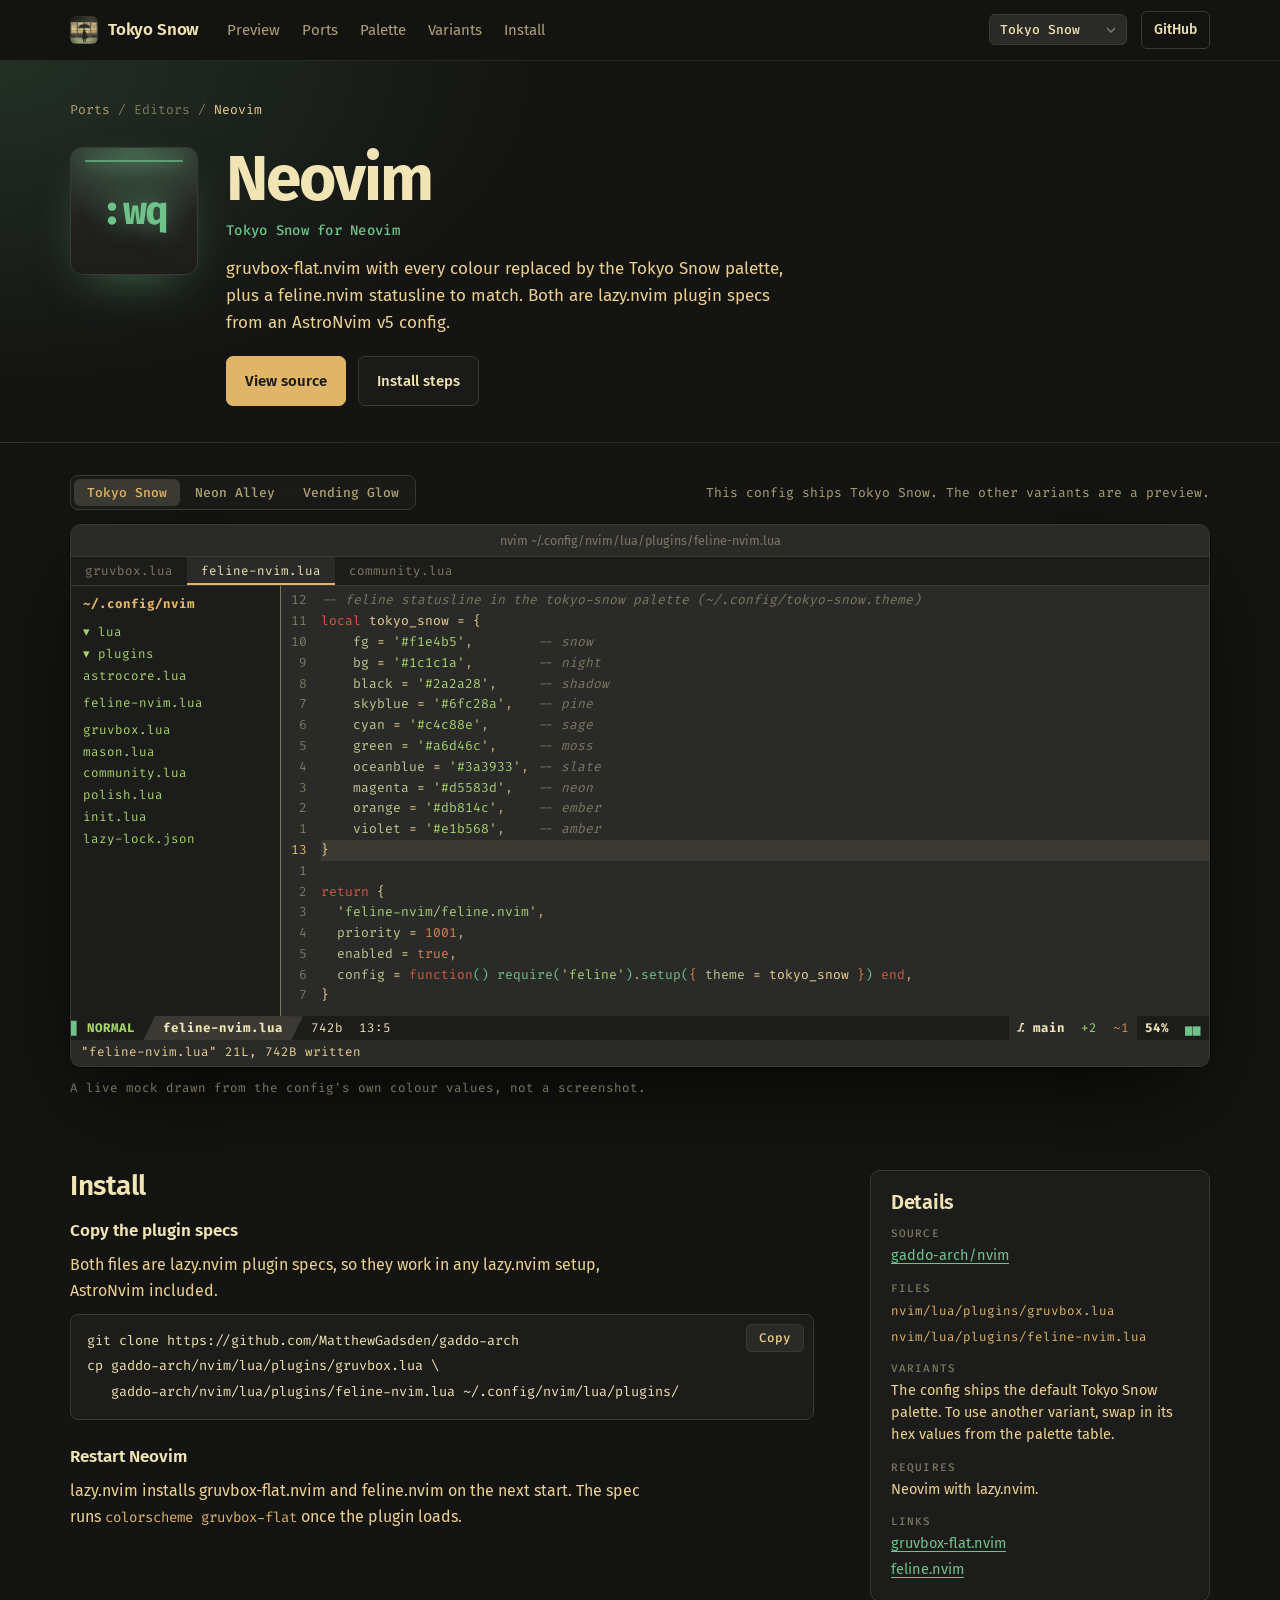
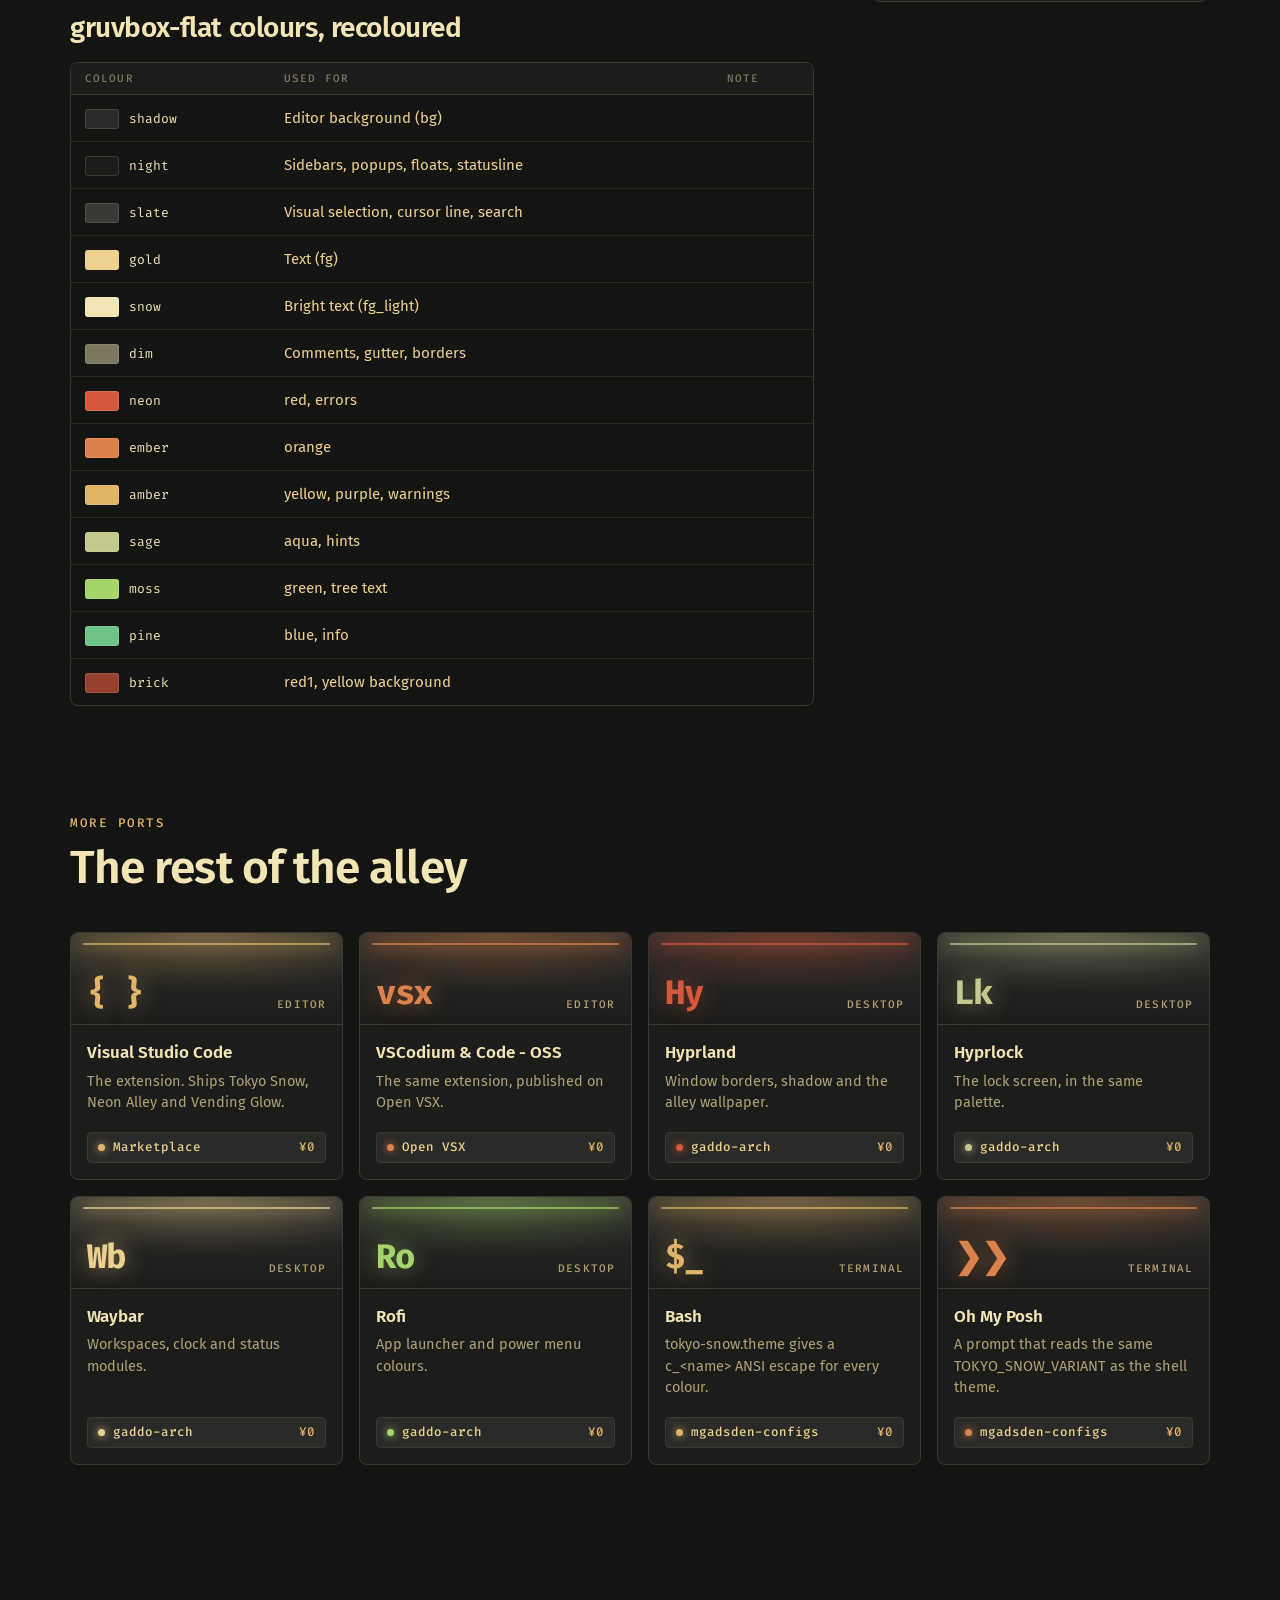
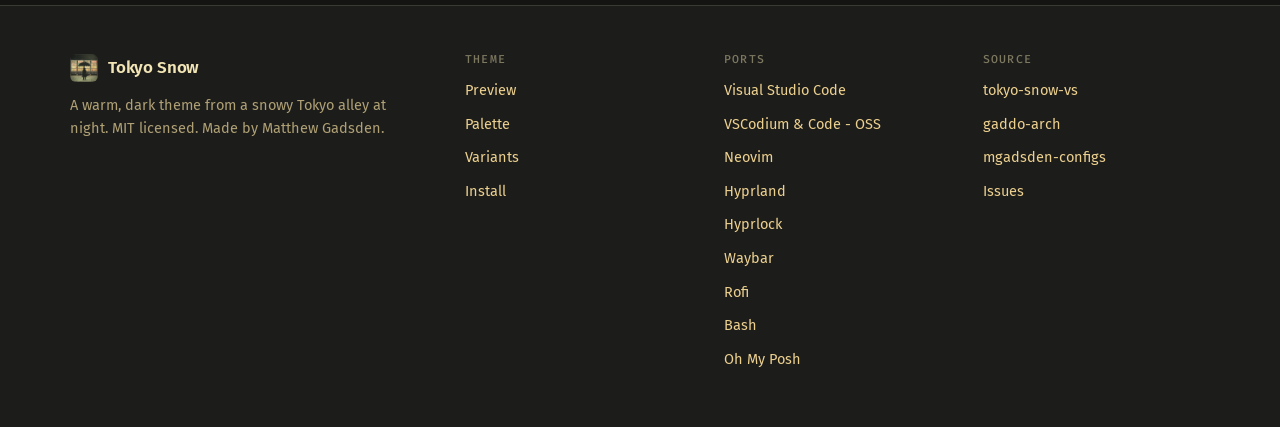
<file: ports/neovim.html>
<!doctype html>
<html lang="en">
<head>
<meta charset="utf-8">
<meta name="viewport" content="width=device-width,initial-scale=1,viewport-fit=cover">
<title>Neovim · Tokyo Snow</title>
<meta name="description" content="Tokyo Snow for Neovim: gruvbox-flat.nvim with every colour replaced by the Tokyo Snow palette, plus a feline.nvim statusline to match. Both are lazy.nvim plugin specs from an AstroNvim v5 config.">
<meta name="theme-color" content="#1c1c1a">
<link rel="canonical" href="https://tokyo-snow.matthewgadsden.dev/ports/neovim">
<meta property="og:type" content="website">
<meta property="og:site_name" content="Tokyo Snow">
<meta property="og:title" content="Neovim · Tokyo Snow">
<meta property="og:description" content="Tokyo Snow for Neovim: gruvbox-flat.nvim with every colour replaced by the Tokyo Snow palette, plus a feline.nvim statusline to match. Both are lazy.nvim plugin specs from an AstroNvim v5 config.">
<meta property="og:url" content="https://tokyo-snow.matthewgadsden.dev/ports/neovim">
<meta property="og:image" content="https://tokyo-snow.matthewgadsden.dev/assets/banner.jpg">
<meta property="og:image:width" content="1920">
<meta property="og:image:height" content="600">
<meta property="og:image:alt" content="A snowy Tokyo alley at night, lit by vending machines">
<meta name="twitter:card" content="summary_large_image">
<link rel="icon" href="../assets/icon.png">
<link rel="preconnect" href="https://fonts.googleapis.com">
<link rel="preconnect" href="https://fonts.gstatic.com" crossorigin>
<link rel="stylesheet" href="https://fonts.googleapis.com/css2?family=Fira+Code:wght@400;500;700&family=Fira+Sans:ital,wght@0,400;0,500;0,600;0,700;1,400&display=swap">
<link rel="stylesheet" href="../style.css">
<link rel="stylesheet" href="../port.css">
</head>
<body data-root="../" data-port="neovim">
<div data-site-nav></div>
<main data-port-page><noscript><div class="wrap" style="padding-block:80px"><h1>Neovim</h1><p>This page needs JavaScript. The config lives at <a href="https://github.com/MatthewGadsden/gaddo-arch/tree/main/nvim">gaddo-arch/nvim</a>.</p></div></noscript></main>
<div data-site-footer></div>
<script src="../data.js"></script>
<script src="../site.js"></script>
<script src="../editor.js"></script>
<script src="../port.js"></script>
</body>
</html>
</file>
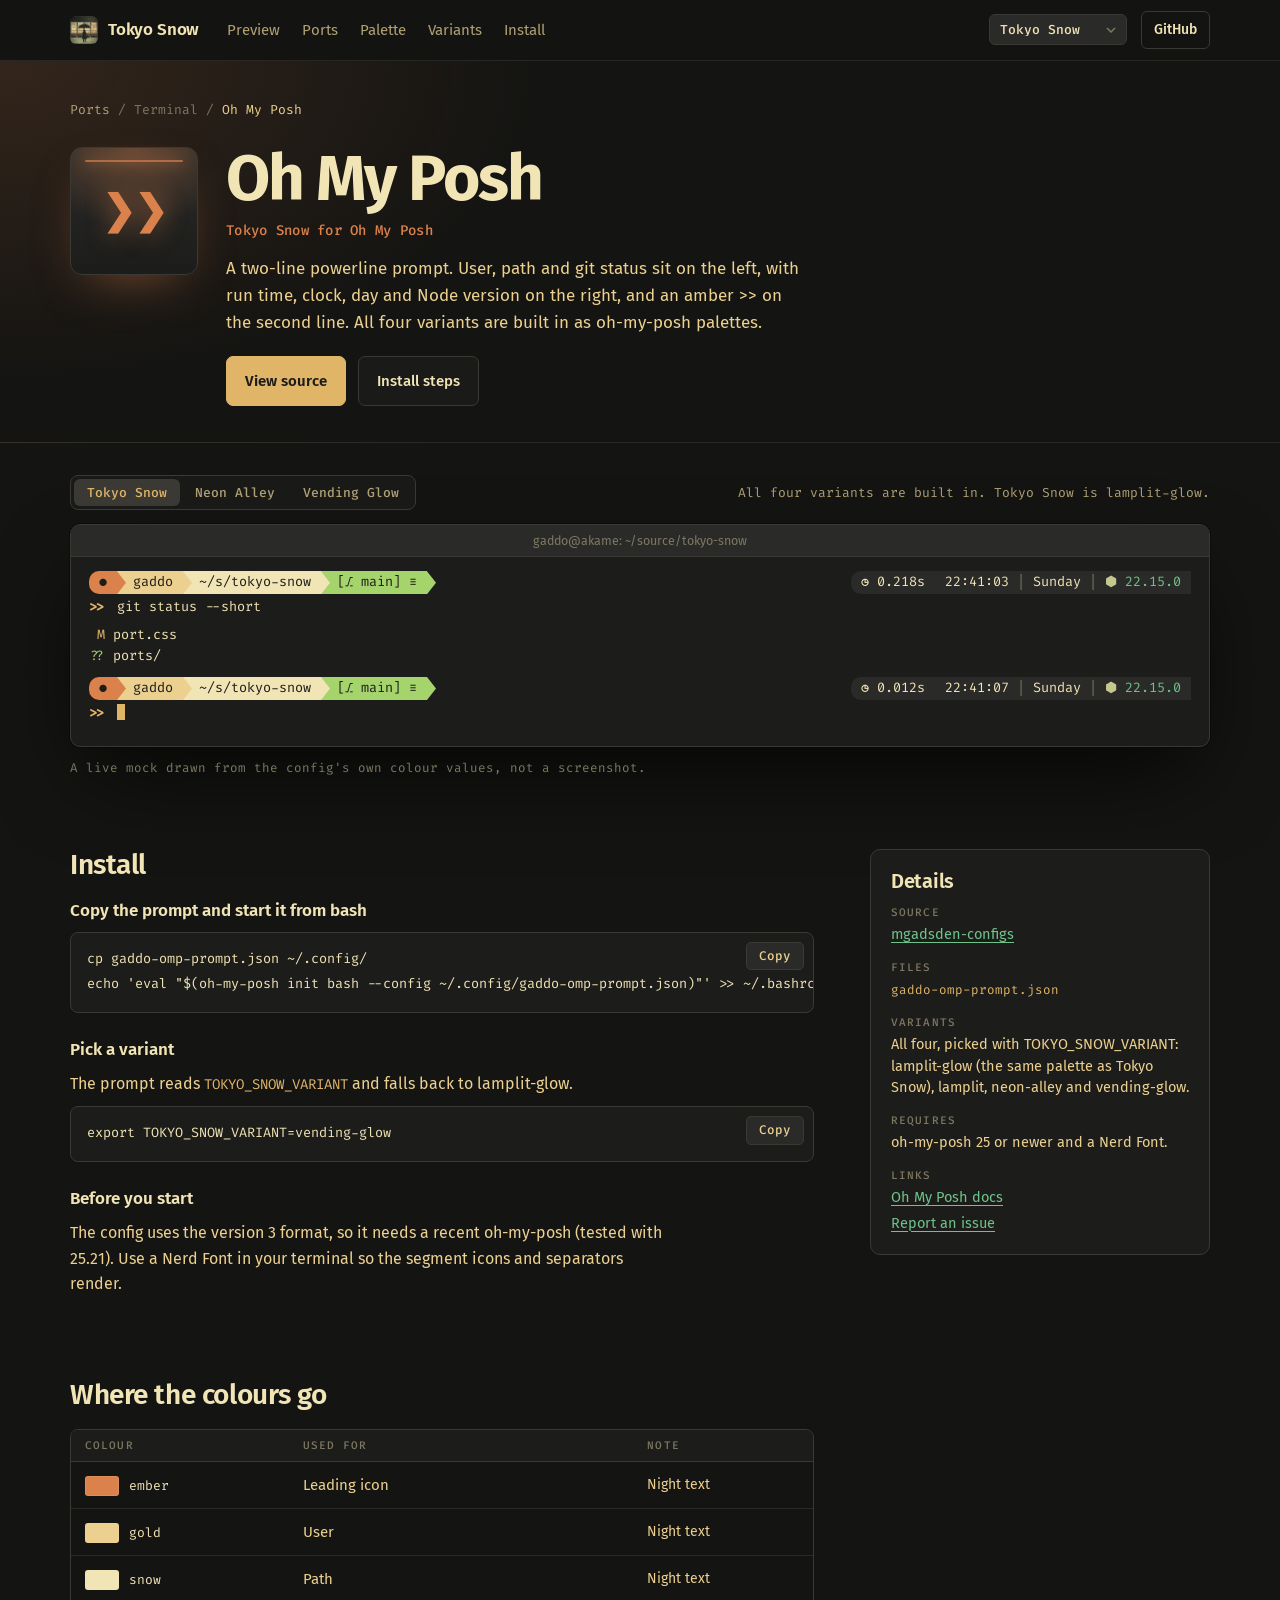
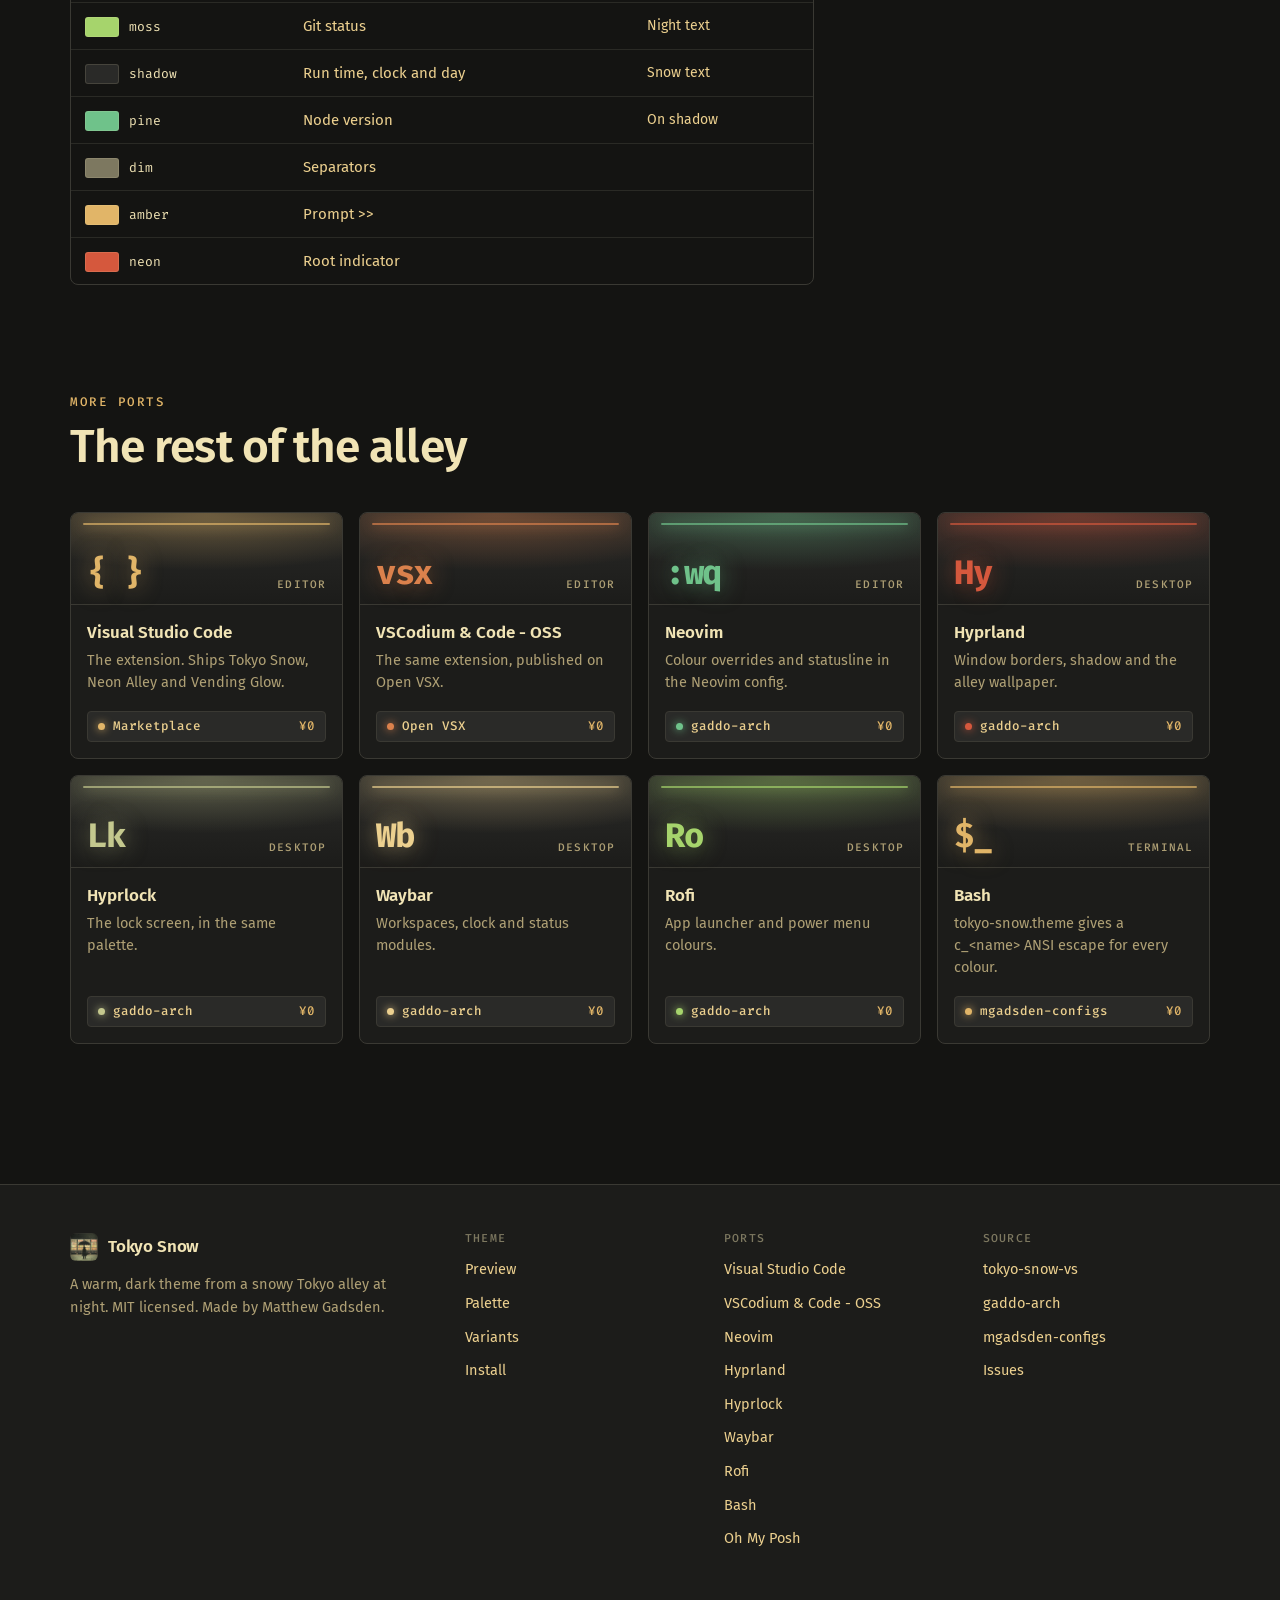
<file: ports/oh-my-posh.html>
<!doctype html>
<html lang="en">
<head>
<meta charset="utf-8">
<meta name="viewport" content="width=device-width,initial-scale=1,viewport-fit=cover">
<title>Oh My Posh · Tokyo Snow</title>
<meta name="description" content="Tokyo Snow for Oh My Posh: A two-line powerline prompt. User, path and git status sit on the left, with run time, clock, day and Node version on the right, and an amber >> on the second line. All four variants are built in as oh-my-posh palettes.">
<meta name="theme-color" content="#1c1c1a">
<link rel="canonical" href="https://tokyo-snow.matthewgadsden.dev/ports/oh-my-posh">
<meta property="og:type" content="website">
<meta property="og:site_name" content="Tokyo Snow">
<meta property="og:title" content="Oh My Posh · Tokyo Snow">
<meta property="og:description" content="Tokyo Snow for Oh My Posh: A two-line powerline prompt. User, path and git status sit on the left, with run time, clock, day and Node version on the right, and an amber >> on the second line. All four variants are built in as oh-my-posh palettes.">
<meta property="og:url" content="https://tokyo-snow.matthewgadsden.dev/ports/oh-my-posh">
<meta property="og:image" content="https://tokyo-snow.matthewgadsden.dev/assets/banner.jpg">
<meta property="og:image:width" content="1920">
<meta property="og:image:height" content="600">
<meta property="og:image:alt" content="A snowy Tokyo alley at night, lit by vending machines">
<meta name="twitter:card" content="summary_large_image">
<link rel="icon" href="../assets/icon.png">
<link rel="preconnect" href="https://fonts.googleapis.com">
<link rel="preconnect" href="https://fonts.gstatic.com" crossorigin>
<link rel="stylesheet" href="https://fonts.googleapis.com/css2?family=Fira+Code:wght@400;500;700&family=Fira+Sans:ital,wght@0,400;0,500;0,600;0,700;1,400&display=swap">
<link rel="stylesheet" href="../style.css">
<link rel="stylesheet" href="../port.css">
</head>
<body data-root="../" data-port="oh-my-posh">
<div data-site-nav></div>
<main data-port-page><noscript><div class="wrap" style="padding-block:80px"><h1>Oh My Posh</h1><p>This page needs JavaScript. The config lives at <a href="https://github.com/MatthewGadsden/mgadsden-configs">mgadsden-configs</a>.</p></div></noscript></main>
<div data-site-footer></div>
<script src="../data.js"></script>
<script src="../site.js"></script>
<script src="../editor.js"></script>
<script src="../port.js"></script>
</body>
</html>
</file>
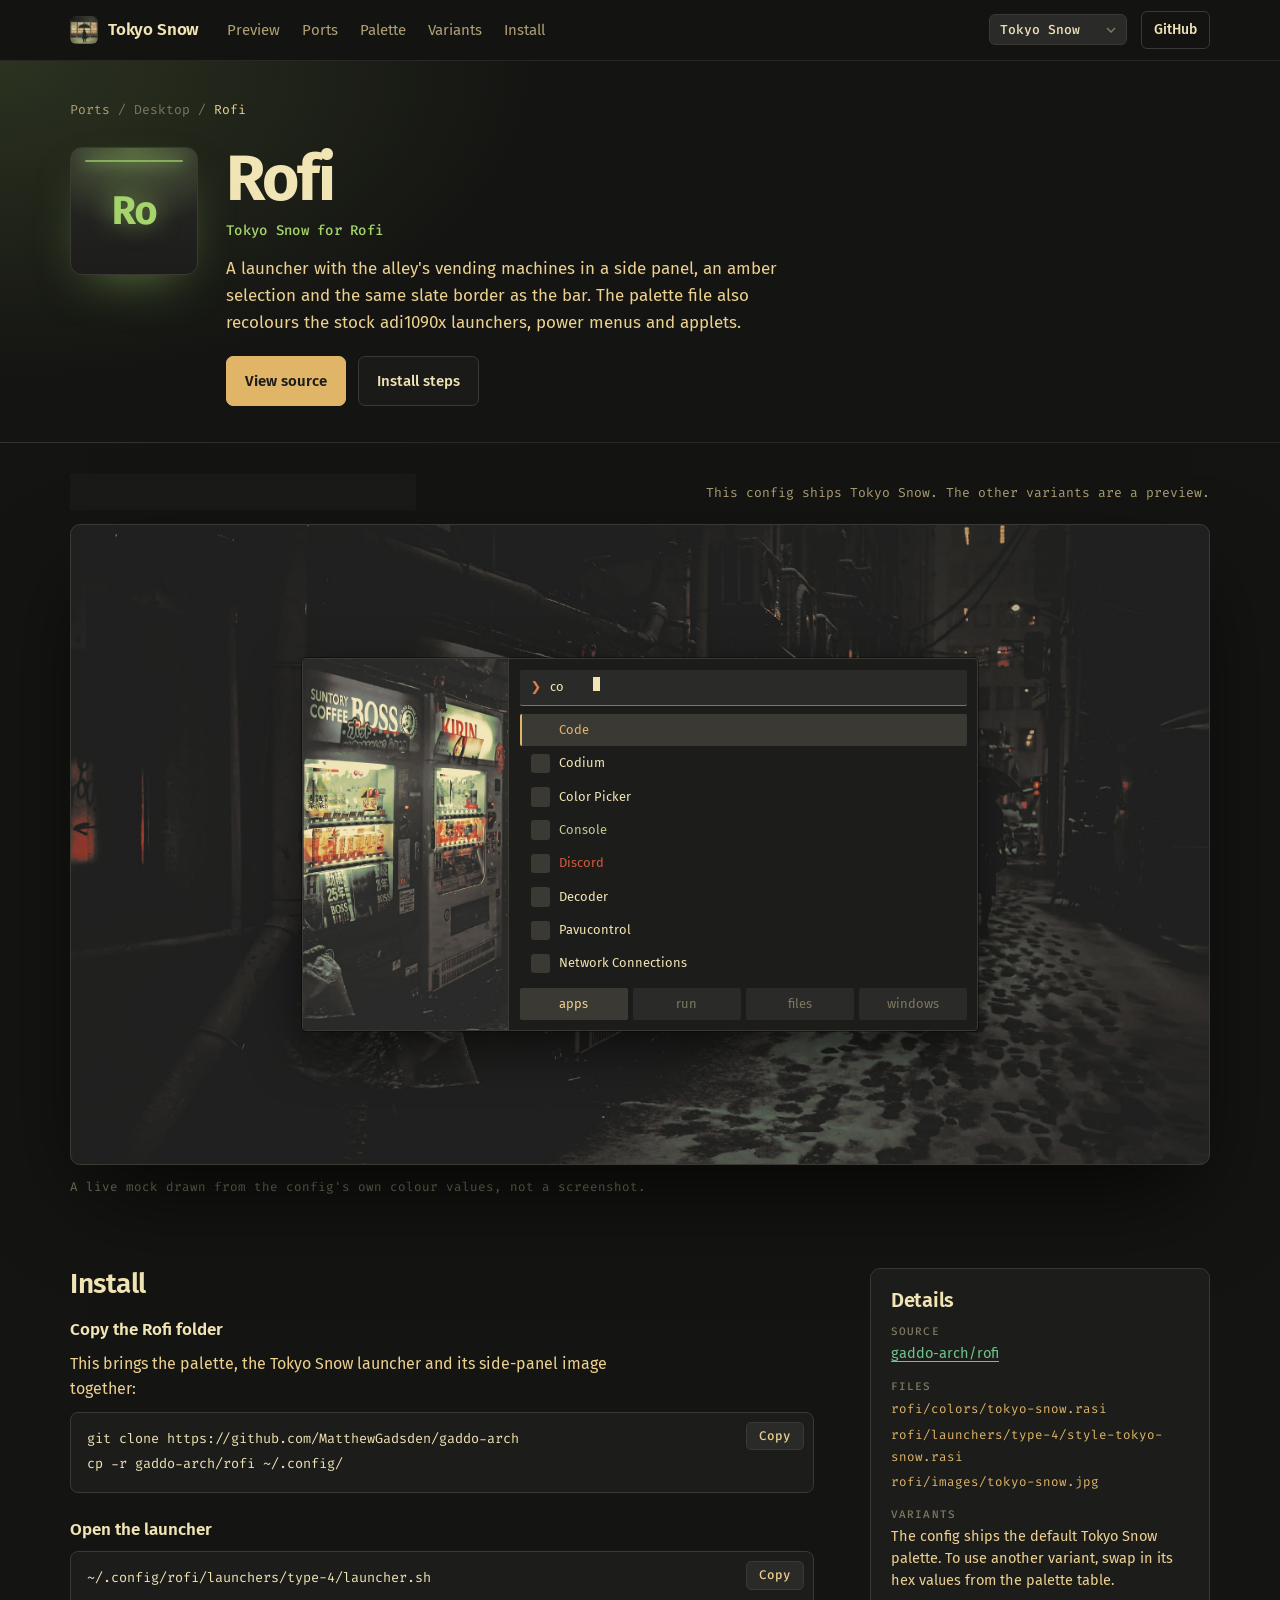
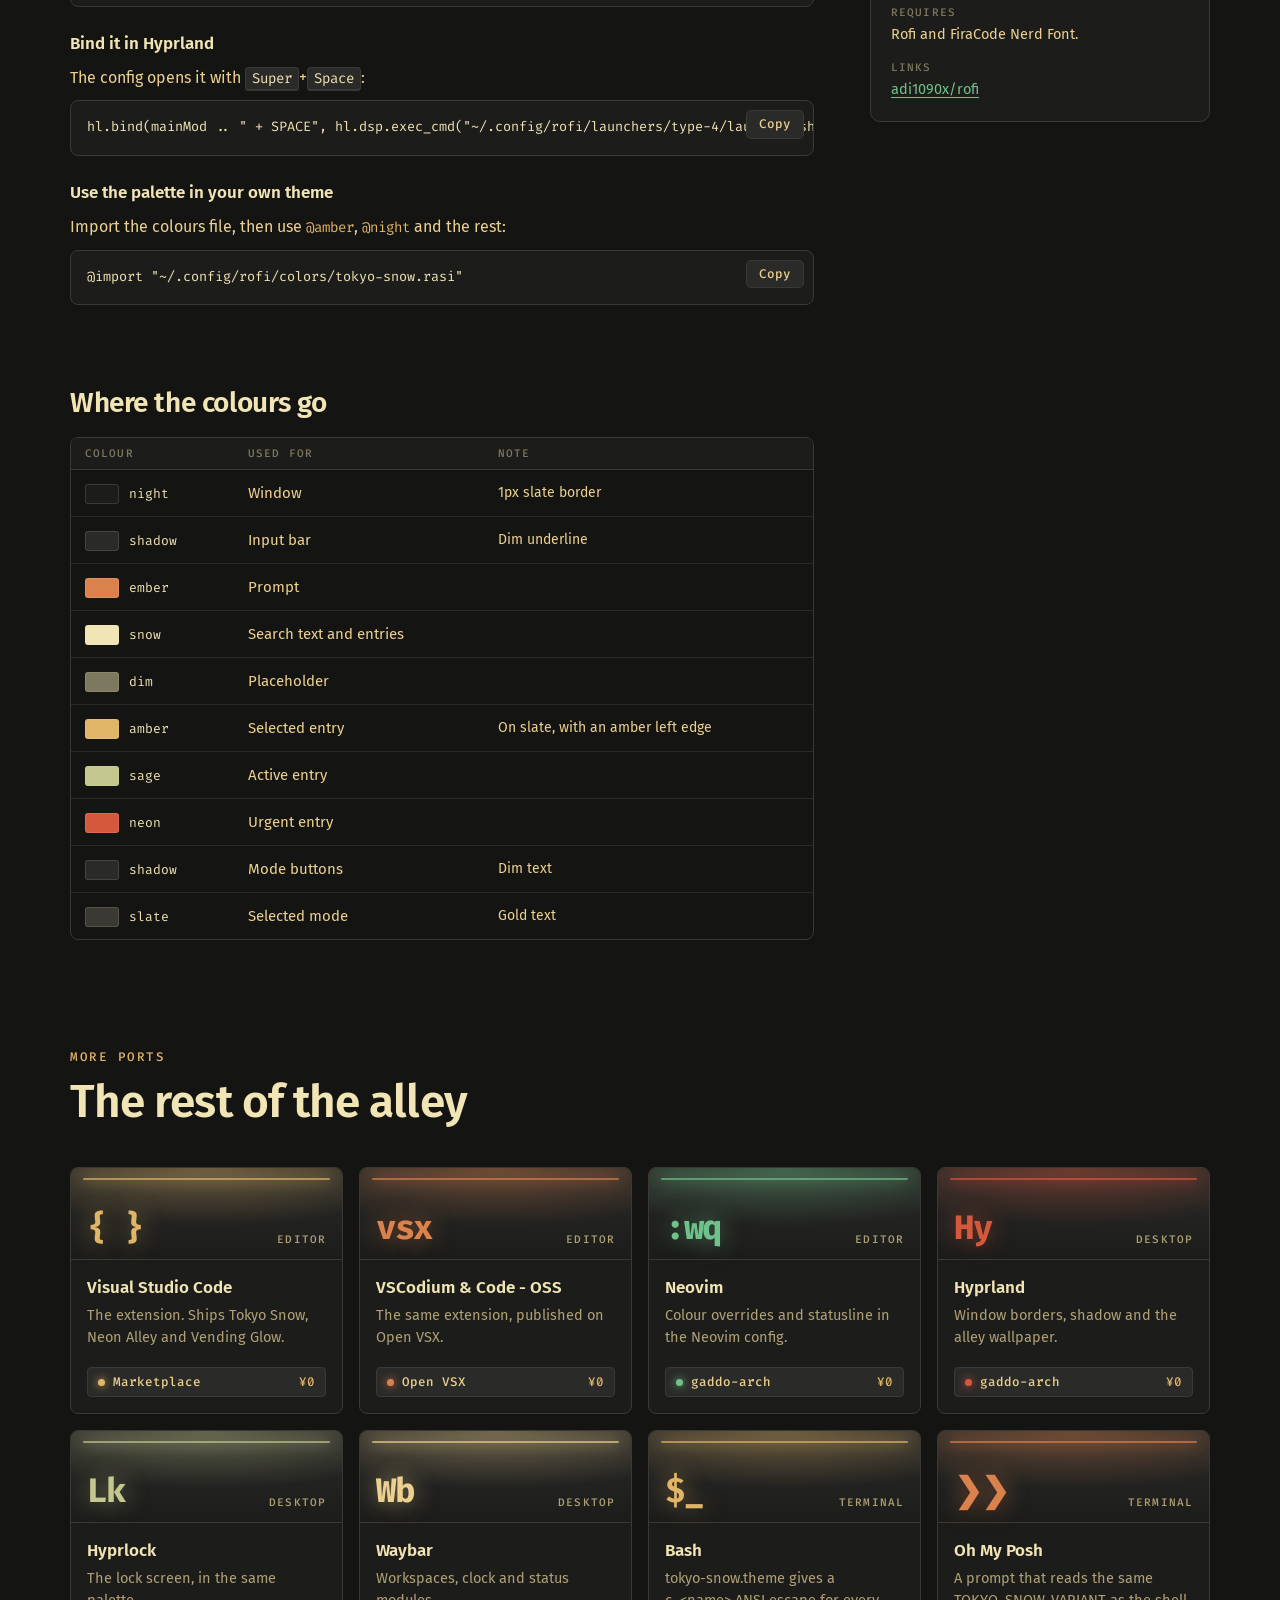
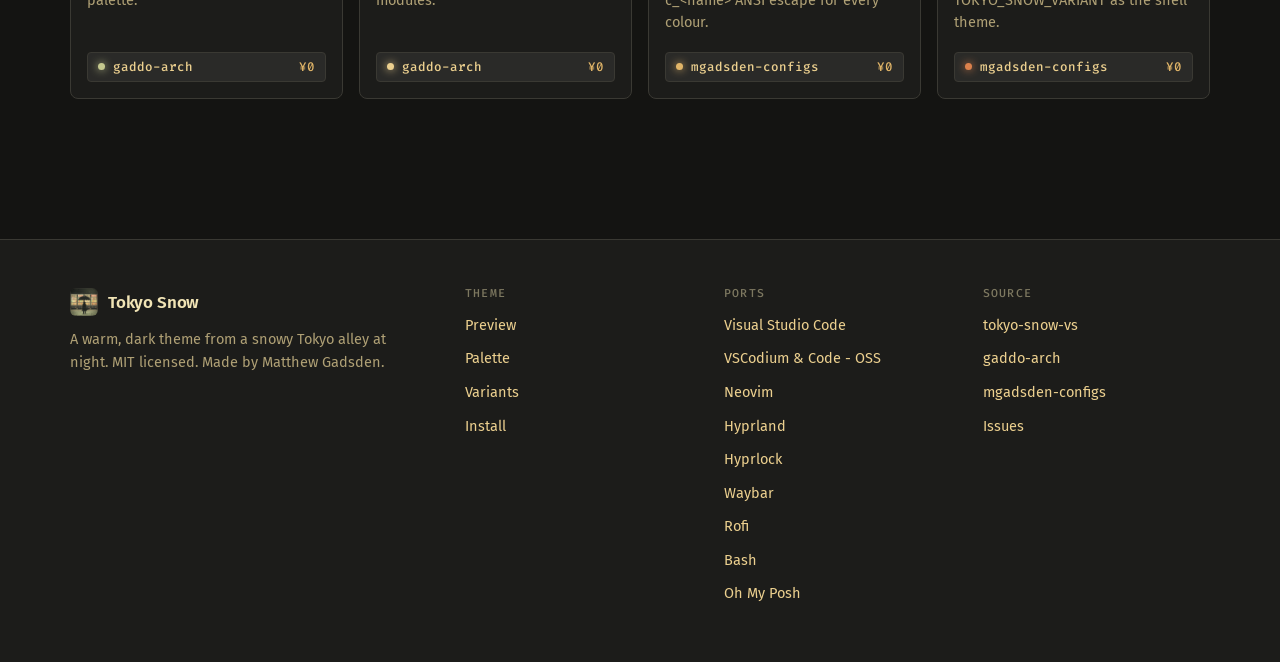
<file: ports/rofi.html>
<!doctype html>
<html lang="en">
<head>
<meta charset="utf-8">
<meta name="viewport" content="width=device-width,initial-scale=1,viewport-fit=cover">
<title>Rofi · Tokyo Snow</title>
<meta name="description" content="Tokyo Snow for Rofi: A launcher with the alley's vending machines in a side panel, an amber selection and the same slate border as the bar. The palette file also recolours the stock adi1090x launchers, power menus and applets.">
<meta name="theme-color" content="#1c1c1a">
<link rel="canonical" href="https://tokyo-snow.matthewgadsden.dev/ports/rofi">
<meta property="og:type" content="website">
<meta property="og:site_name" content="Tokyo Snow">
<meta property="og:title" content="Rofi · Tokyo Snow">
<meta property="og:description" content="Tokyo Snow for Rofi: A launcher with the alley's vending machines in a side panel, an amber selection and the same slate border as the bar. The palette file also recolours the stock adi1090x launchers, power menus and applets.">
<meta property="og:url" content="https://tokyo-snow.matthewgadsden.dev/ports/rofi">
<meta property="og:image" content="https://tokyo-snow.matthewgadsden.dev/assets/banner.jpg">
<meta property="og:image:width" content="1920">
<meta property="og:image:height" content="600">
<meta property="og:image:alt" content="A snowy Tokyo alley at night, lit by vending machines">
<meta name="twitter:card" content="summary_large_image">
<link rel="icon" href="../assets/icon.png">
<link rel="preconnect" href="https://fonts.googleapis.com">
<link rel="preconnect" href="https://fonts.gstatic.com" crossorigin>
<link rel="stylesheet" href="https://fonts.googleapis.com/css2?family=Fira+Code:wght@400;500;700&family=Fira+Sans:ital,wght@0,400;0,500;0,600;0,700;1,400&display=swap">
<link rel="stylesheet" href="../style.css">
<link rel="stylesheet" href="../port.css">
</head>
<body data-root="../" data-port="rofi">
<div data-site-nav></div>
<main data-port-page><noscript><div class="wrap" style="padding-block:80px"><h1>Rofi</h1><p>This page needs JavaScript. The config lives at <a href="https://github.com/MatthewGadsden/gaddo-arch/tree/main/rofi">gaddo-arch/rofi</a>.</p></div></noscript></main>
<div data-site-footer></div>
<script src="../data.js"></script>
<script src="../site.js"></script>
<script src="../editor.js"></script>
<script src="../port.js"></script>
</body>
</html>
</file>
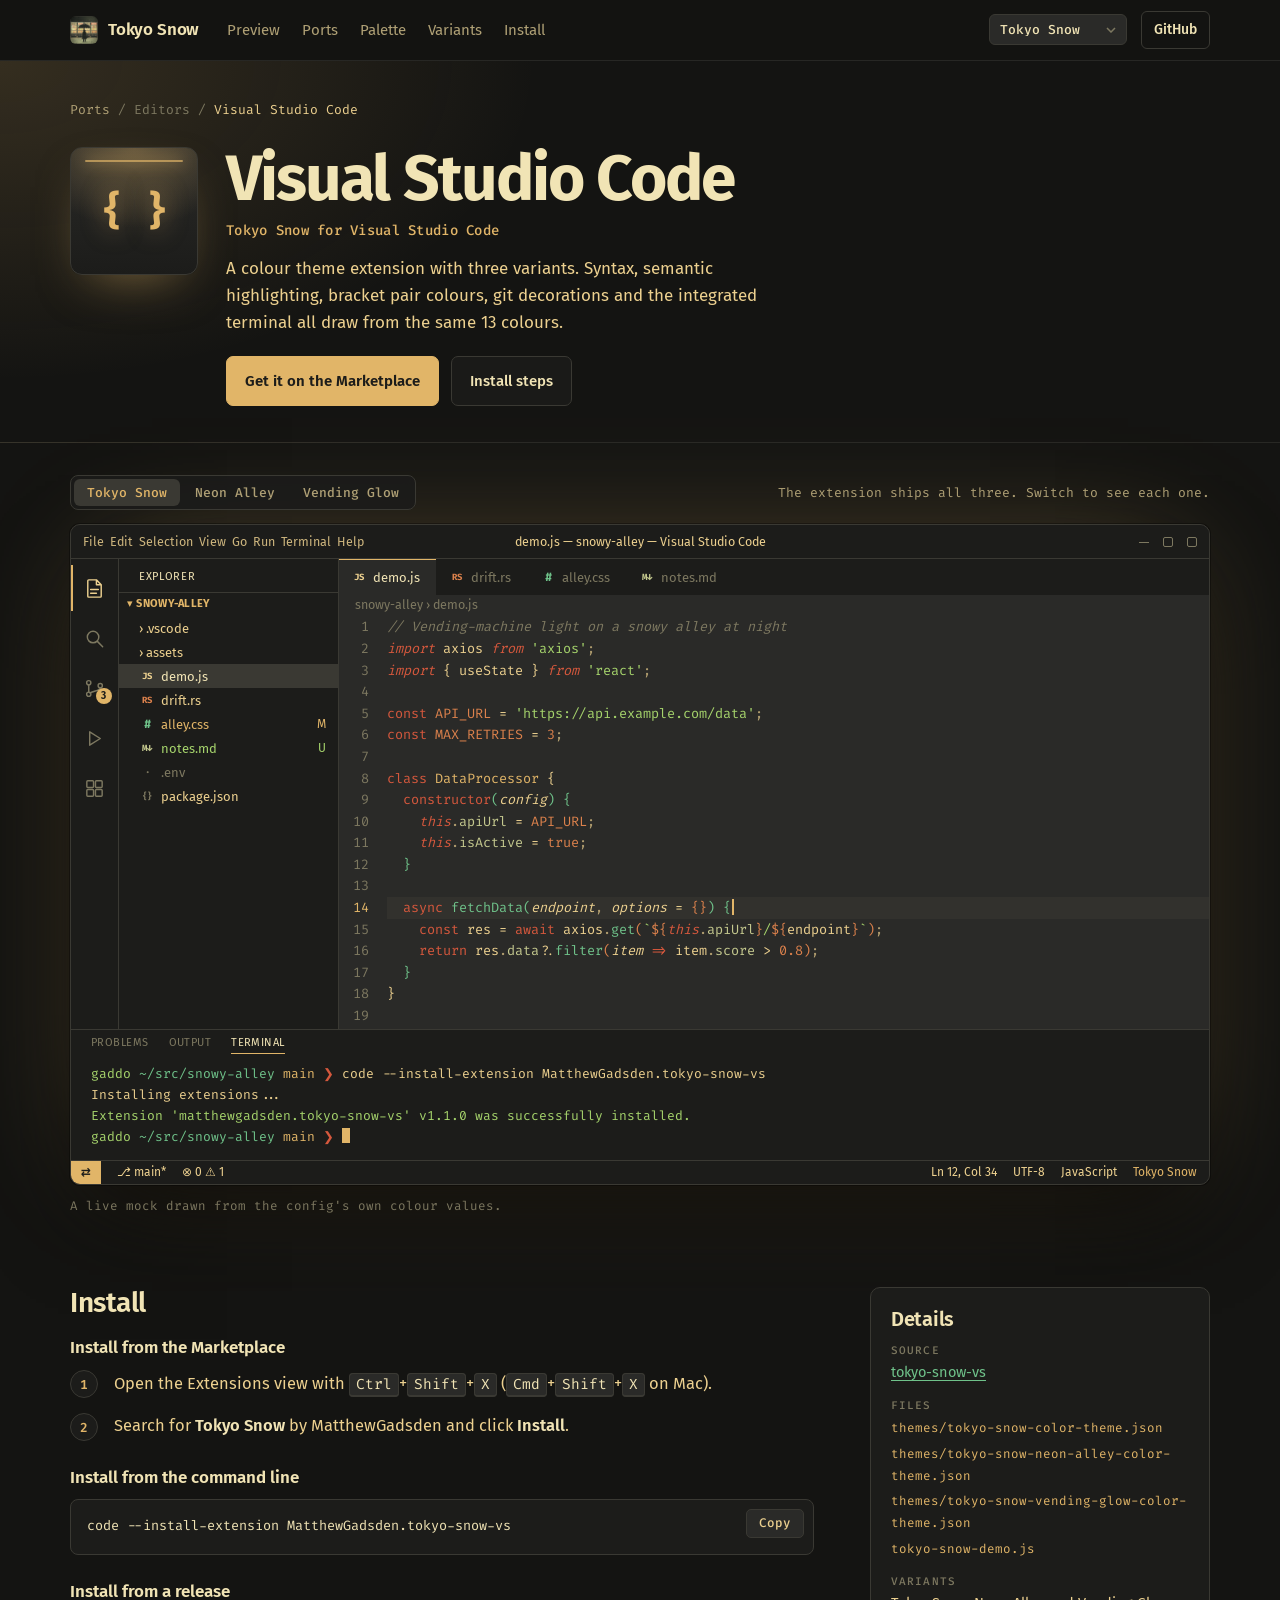
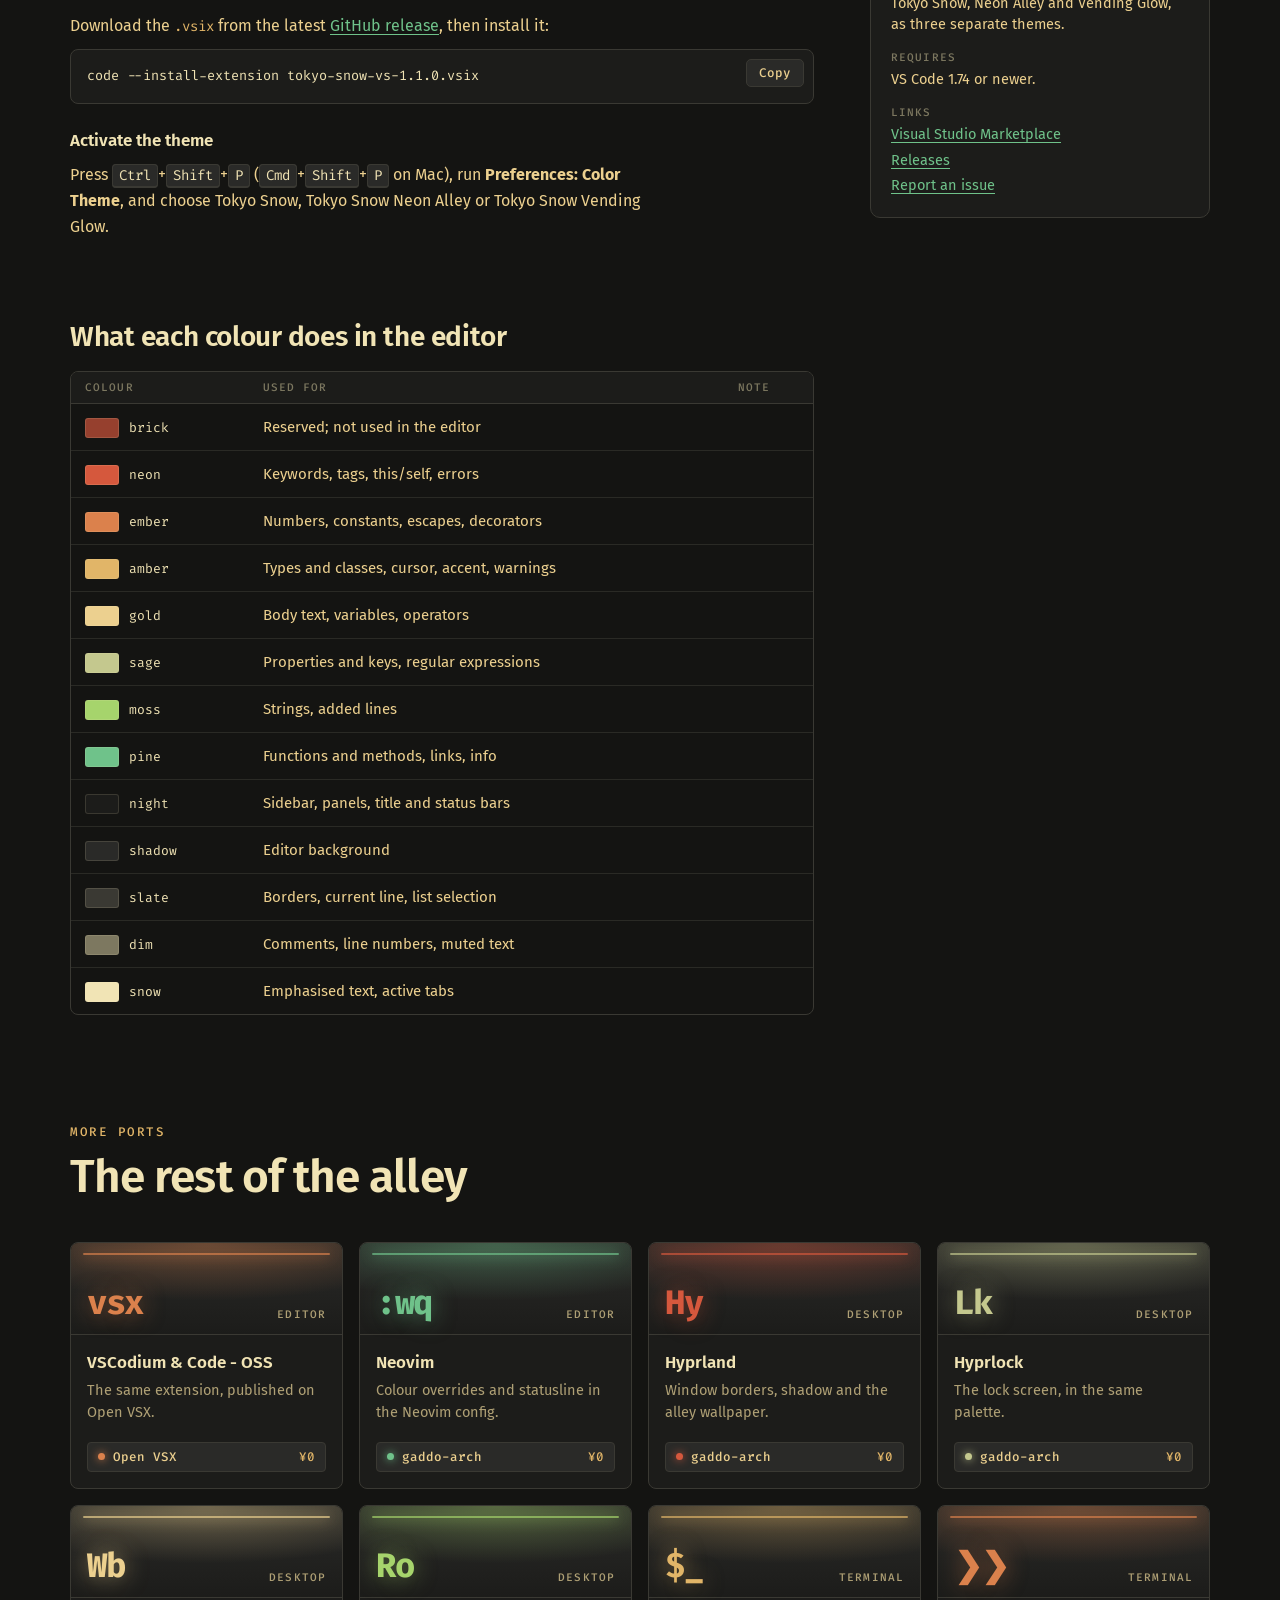
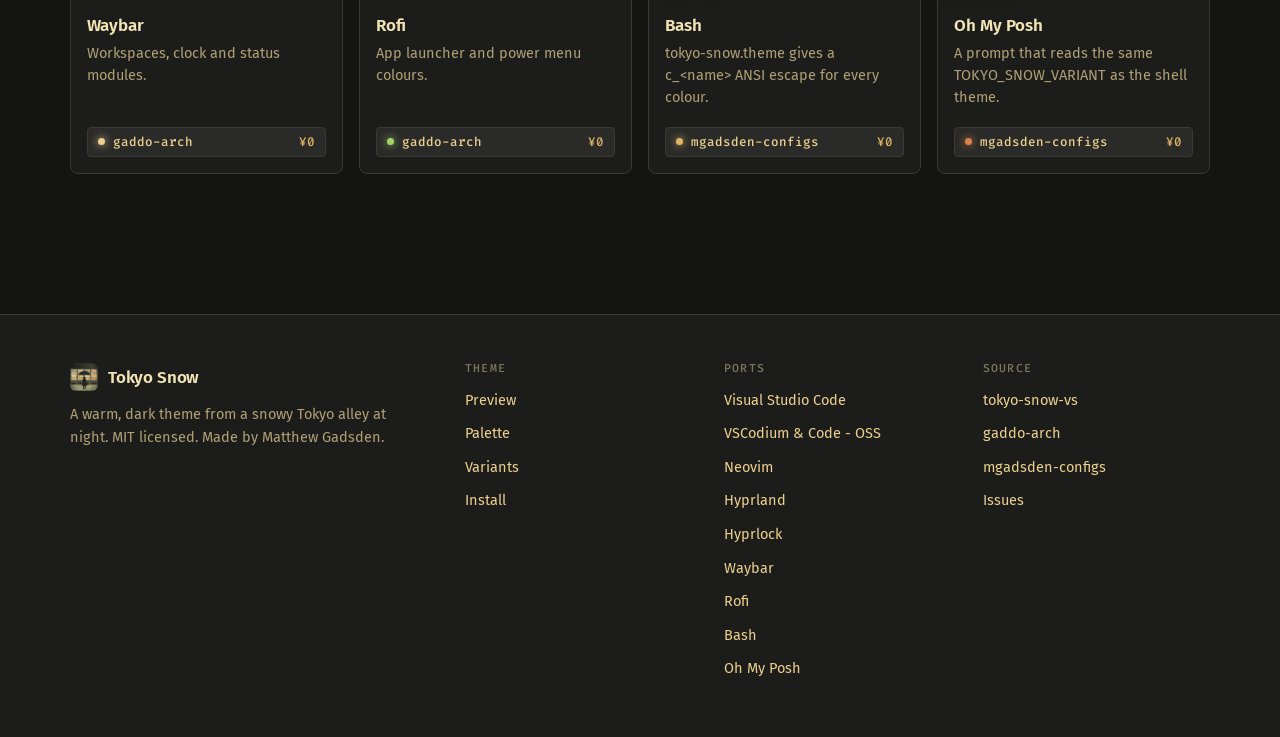
<file: ports/visual-studio-code.html>
<!doctype html>
<html lang="en">
<head>
<meta charset="utf-8">
<meta name="viewport" content="width=device-width,initial-scale=1,viewport-fit=cover">
<title>Visual Studio Code · Tokyo Snow</title>
<meta name="description" content="Tokyo Snow for Visual Studio Code: A colour theme extension with three variants. Syntax, semantic highlighting, bracket pair colours, git decorations and the integrated terminal all draw from the same 13 colours.">
<meta name="theme-color" content="#1c1c1a">
<link rel="canonical" href="https://tokyo-snow.matthewgadsden.dev/ports/visual-studio-code">
<meta property="og:type" content="website">
<meta property="og:site_name" content="Tokyo Snow">
<meta property="og:title" content="Visual Studio Code · Tokyo Snow">
<meta property="og:description" content="Tokyo Snow for Visual Studio Code: A colour theme extension with three variants. Syntax, semantic highlighting, bracket pair colours, git decorations and the integrated terminal all draw from the same 13 colours.">
<meta property="og:url" content="https://tokyo-snow.matthewgadsden.dev/ports/visual-studio-code">
<meta property="og:image" content="https://tokyo-snow.matthewgadsden.dev/assets/banner.jpg">
<meta property="og:image:width" content="1920">
<meta property="og:image:height" content="600">
<meta property="og:image:alt" content="A snowy Tokyo alley at night, lit by vending machines">
<meta name="twitter:card" content="summary_large_image">
<link rel="icon" href="../assets/icon.png">
<link rel="preconnect" href="https://fonts.googleapis.com">
<link rel="preconnect" href="https://fonts.gstatic.com" crossorigin>
<link rel="stylesheet" href="https://fonts.googleapis.com/css2?family=Fira+Code:wght@400;500;700&family=Fira+Sans:ital,wght@0,400;0,500;0,600;0,700;1,400&display=swap">
<link rel="stylesheet" href="../style.css">
<link rel="stylesheet" href="../port.css">
</head>
<body data-root="../" data-port="visual-studio-code">
<div data-site-nav></div>
<main data-port-page><noscript><div class="wrap" style="padding-block:80px"><h1>Visual Studio Code</h1><p>This page needs JavaScript. The config lives at <a href="https://github.com/MatthewGadsden/tokyo-snow-vs">tokyo-snow-vs</a>.</p></div></noscript></main>
<div data-site-footer></div>
<script src="../data.js"></script>
<script src="../site.js"></script>
<script src="../editor.js"></script>
<script src="../port.js"></script>
</body>
</html>
</file>
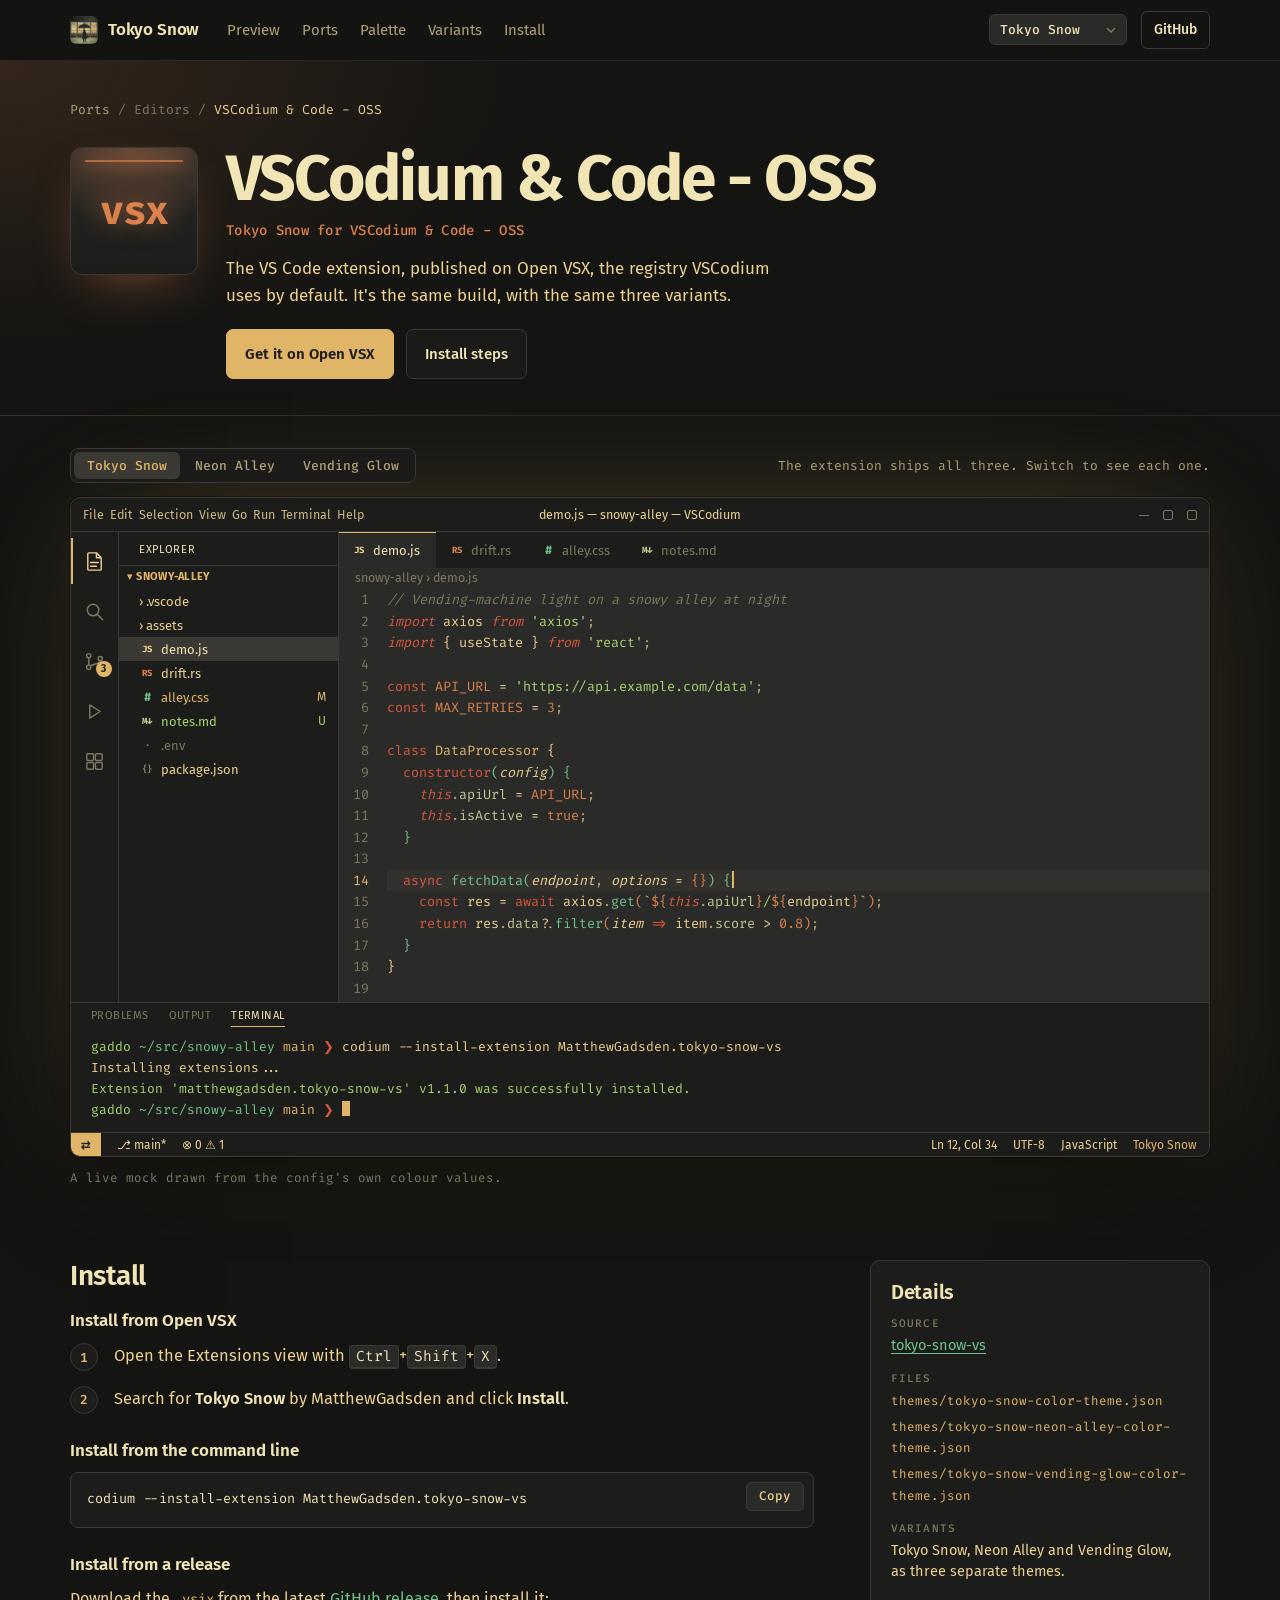
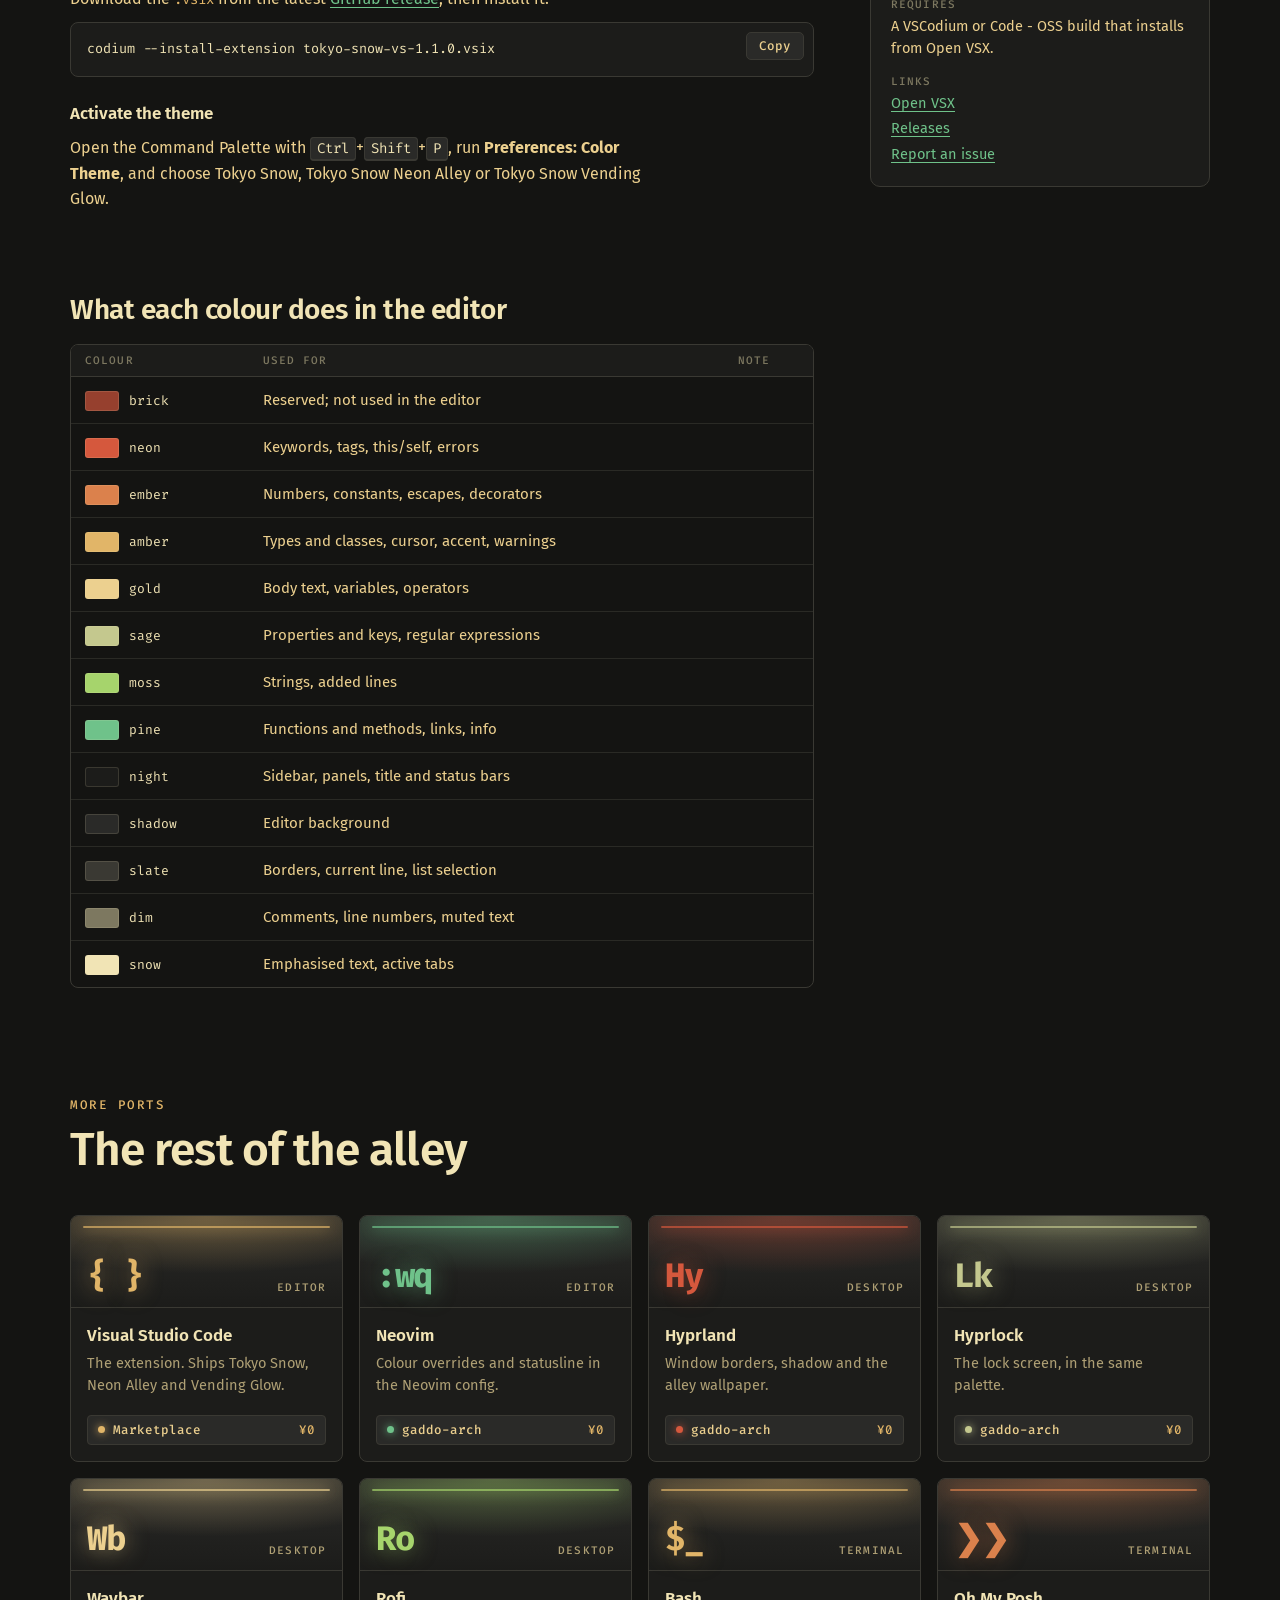
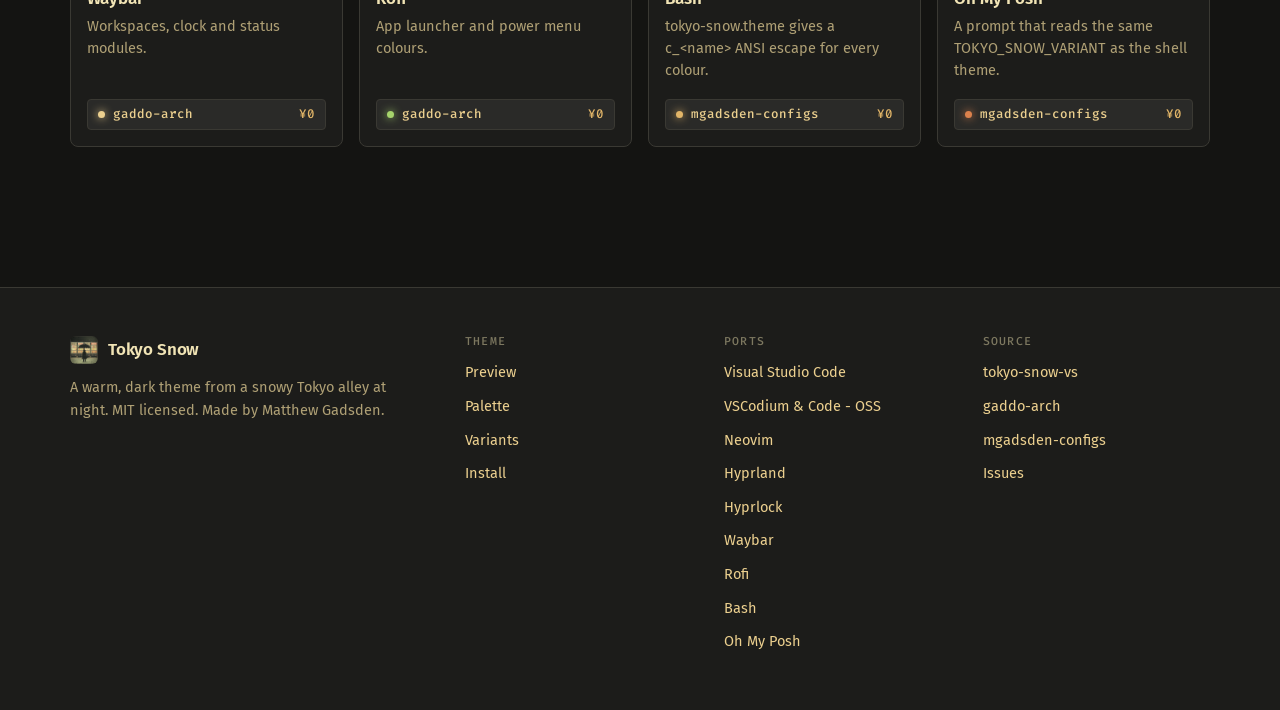
<file: ports/vscodium.html>
<!doctype html>
<html lang="en">
<head>
<meta charset="utf-8">
<meta name="viewport" content="width=device-width,initial-scale=1,viewport-fit=cover">
<title>VSCodium & Code - OSS · Tokyo Snow</title>
<meta name="description" content="Tokyo Snow for VSCodium & Code - OSS: The VS Code extension, published on Open VSX, the registry VSCodium uses by default. It's the same build, with the same three variants.">
<meta name="theme-color" content="#1c1c1a">
<link rel="canonical" href="https://tokyo-snow.matthewgadsden.dev/ports/vscodium">
<meta property="og:type" content="website">
<meta property="og:site_name" content="Tokyo Snow">
<meta property="og:title" content="VSCodium & Code - OSS · Tokyo Snow">
<meta property="og:description" content="Tokyo Snow for VSCodium & Code - OSS: The VS Code extension, published on Open VSX, the registry VSCodium uses by default. It's the same build, with the same three variants.">
<meta property="og:url" content="https://tokyo-snow.matthewgadsden.dev/ports/vscodium">
<meta property="og:image" content="https://tokyo-snow.matthewgadsden.dev/assets/banner.jpg">
<meta property="og:image:width" content="1920">
<meta property="og:image:height" content="600">
<meta property="og:image:alt" content="A snowy Tokyo alley at night, lit by vending machines">
<meta name="twitter:card" content="summary_large_image">
<link rel="icon" href="../assets/icon.png">
<link rel="preconnect" href="https://fonts.googleapis.com">
<link rel="preconnect" href="https://fonts.gstatic.com" crossorigin>
<link rel="stylesheet" href="https://fonts.googleapis.com/css2?family=Fira+Code:wght@400;500;700&family=Fira+Sans:ital,wght@0,400;0,500;0,600;0,700;1,400&display=swap">
<link rel="stylesheet" href="../style.css">
<link rel="stylesheet" href="../port.css">
</head>
<body data-root="../" data-port="vscodium">
<div data-site-nav></div>
<main data-port-page><noscript><div class="wrap" style="padding-block:80px"><h1>VSCodium & Code - OSS</h1><p>This page needs JavaScript. The config lives at <a href="https://github.com/MatthewGadsden/tokyo-snow-vs">tokyo-snow-vs</a>.</p></div></noscript></main>
<div data-site-footer></div>
<script src="../data.js"></script>
<script src="../site.js"></script>
<script src="../editor.js"></script>
<script src="../port.js"></script>
</body>
</html>
</file>
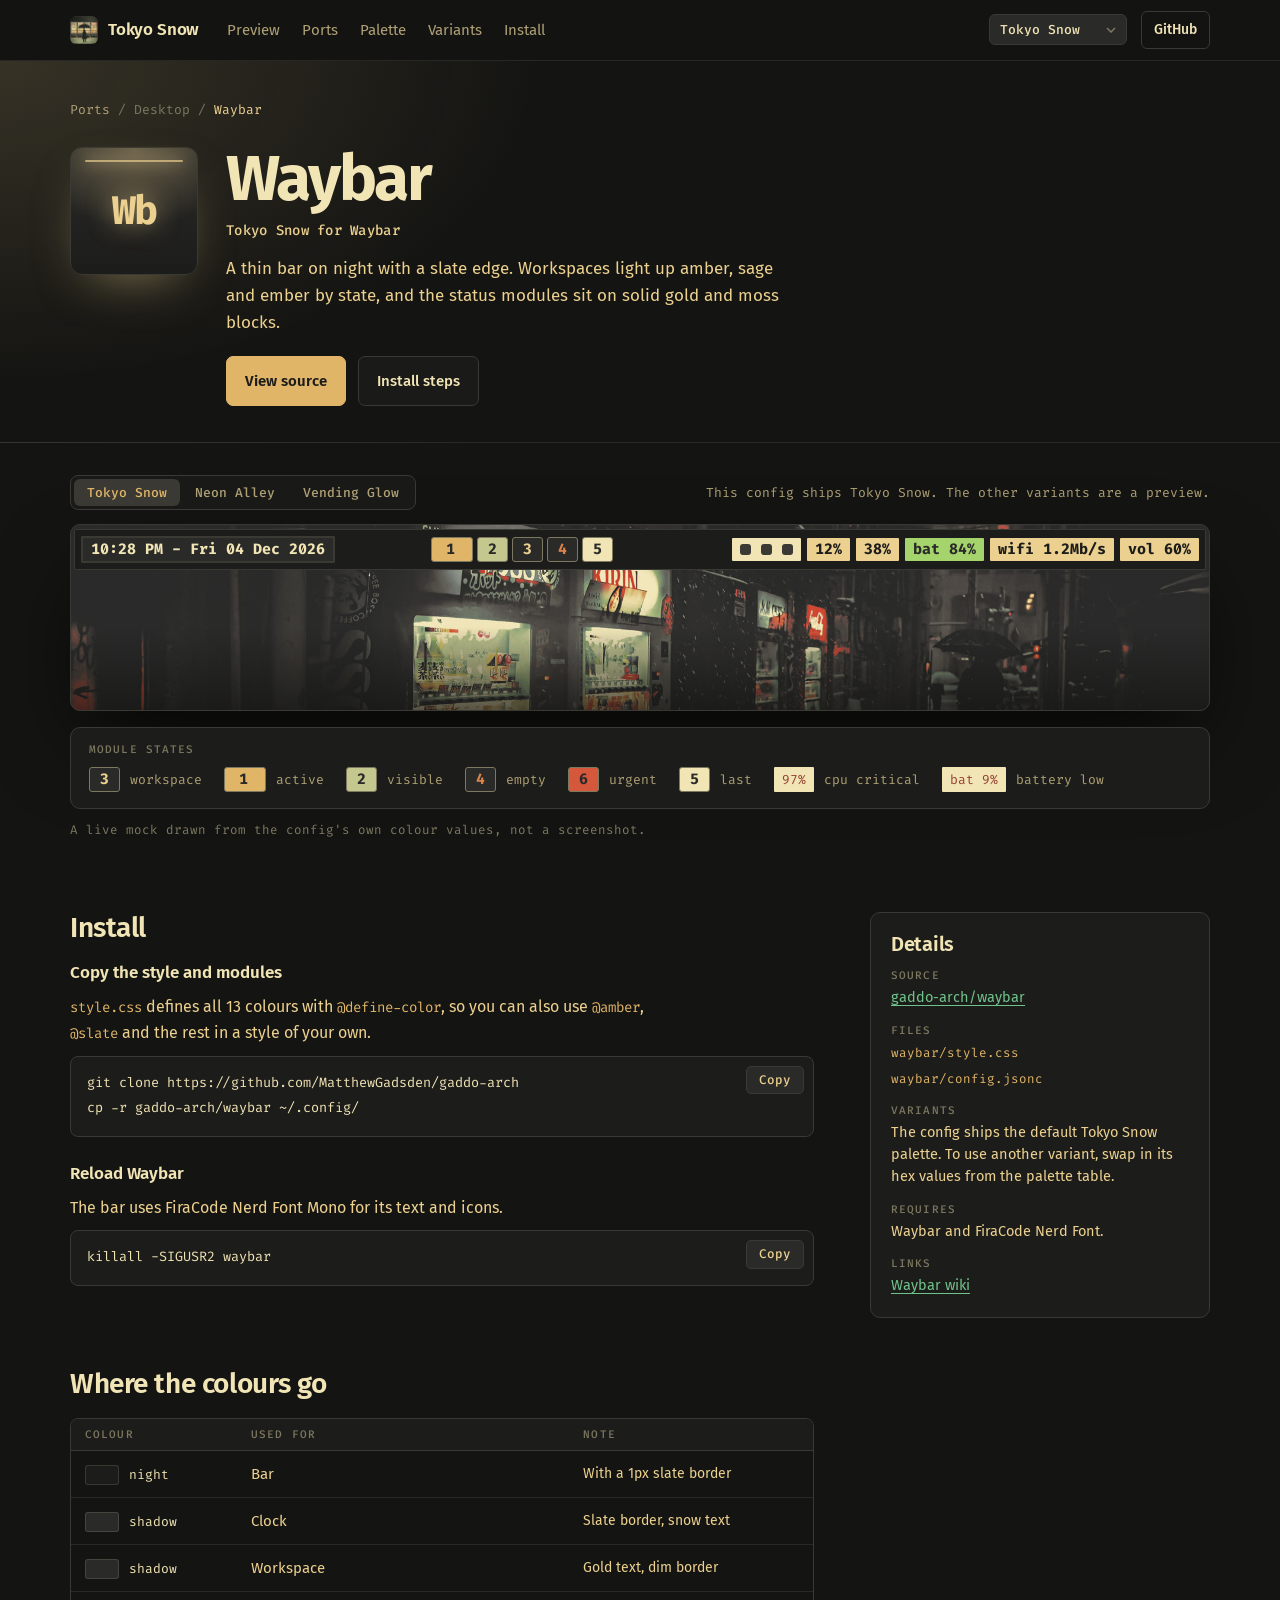
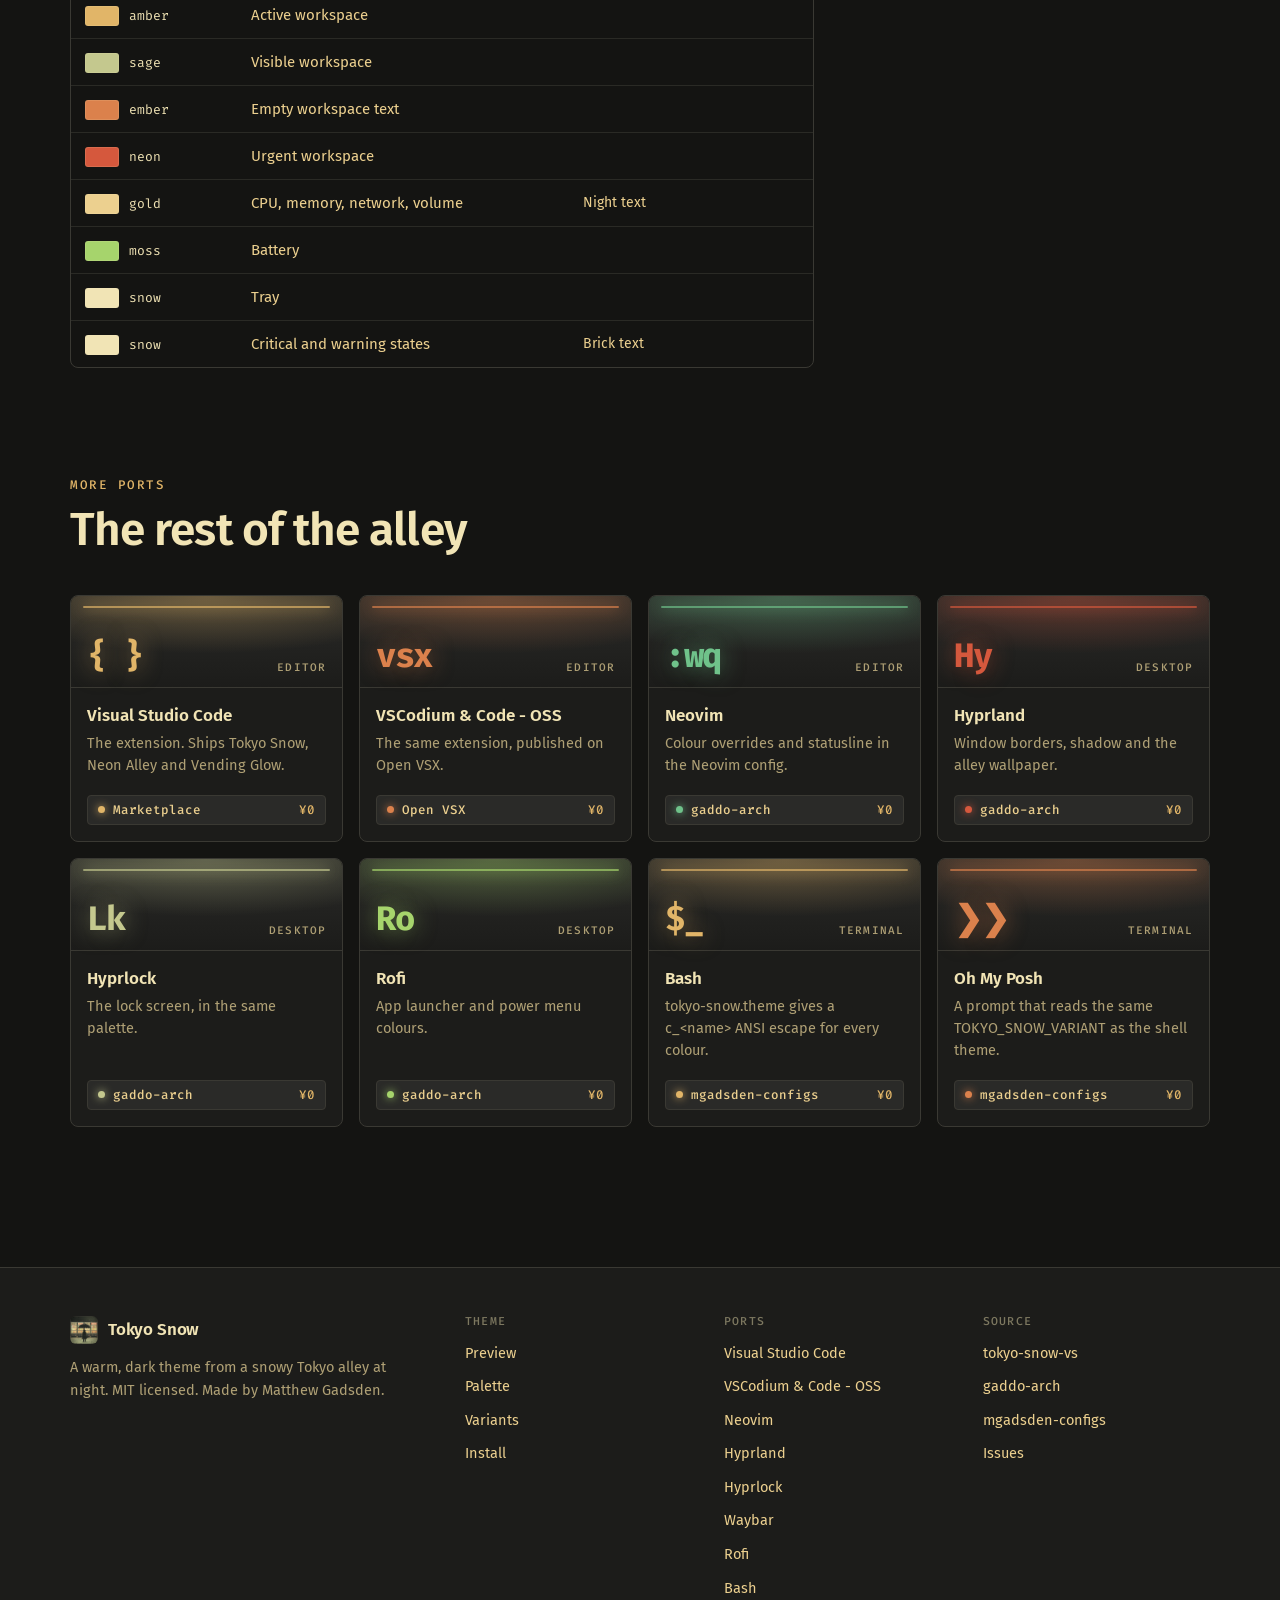
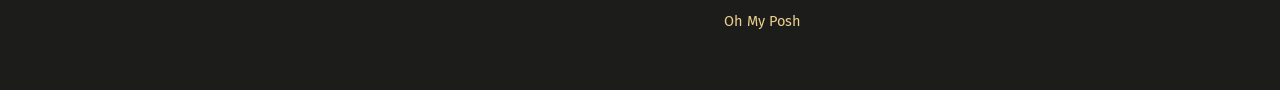
<file: ports/waybar.html>
<!doctype html>
<html lang="en">
<head>
<meta charset="utf-8">
<meta name="viewport" content="width=device-width,initial-scale=1,viewport-fit=cover">
<title>Waybar · Tokyo Snow</title>
<meta name="description" content="Tokyo Snow for Waybar: A thin bar on night with a slate edge. Workspaces light up amber, sage and ember by state, and the status modules sit on solid gold and moss blocks.">
<meta name="theme-color" content="#1c1c1a">
<link rel="canonical" href="https://tokyo-snow.matthewgadsden.dev/ports/waybar">
<meta property="og:type" content="website">
<meta property="og:site_name" content="Tokyo Snow">
<meta property="og:title" content="Waybar · Tokyo Snow">
<meta property="og:description" content="Tokyo Snow for Waybar: A thin bar on night with a slate edge. Workspaces light up amber, sage and ember by state, and the status modules sit on solid gold and moss blocks.">
<meta property="og:url" content="https://tokyo-snow.matthewgadsden.dev/ports/waybar">
<meta property="og:image" content="https://tokyo-snow.matthewgadsden.dev/assets/banner.jpg">
<meta property="og:image:width" content="1920">
<meta property="og:image:height" content="600">
<meta property="og:image:alt" content="A snowy Tokyo alley at night, lit by vending machines">
<meta name="twitter:card" content="summary_large_image">
<link rel="icon" href="../assets/icon.png">
<link rel="preconnect" href="https://fonts.googleapis.com">
<link rel="preconnect" href="https://fonts.gstatic.com" crossorigin>
<link rel="stylesheet" href="https://fonts.googleapis.com/css2?family=Fira+Code:wght@400;500;700&family=Fira+Sans:ital,wght@0,400;0,500;0,600;0,700;1,400&display=swap">
<link rel="stylesheet" href="../style.css">
<link rel="stylesheet" href="../port.css">
</head>
<body data-root="../" data-port="waybar">
<div data-site-nav></div>
<main data-port-page><noscript><div class="wrap" style="padding-block:80px"><h1>Waybar</h1><p>This page needs JavaScript. The config lives at <a href="https://github.com/MatthewGadsden/gaddo-arch/tree/main/waybar">gaddo-arch/waybar</a>.</p></div></noscript></main>
<div data-site-footer></div>
<script src="../data.js"></script>
<script src="../site.js"></script>
<script src="../editor.js"></script>
<script src="../port.js"></script>
</body>
</html>
</file>
<file: style.css>
/* Layout: the alley photo as a hero with falling snow, a VS Code window overlapping its lower edge,
   then ports, palette, variants and install as stacked sections. One dark look on purpose:
   the page previews a dark theme, and every colour on it is one of the theme's 13.
   main.js rewrites the palette tokens below when a different variant is picked. */
:root {
  color-scheme: dark;

  --brick: #96402e;
  --neon: #d5583d;
  --ember: #db814c;
  --amber: #e1b568;
  --gold: #ecd08f;
  --sage: #c4c88e;
  --moss: #a6d46c;
  --pine: #6fc28a;
  --night: #1c1c1a;
  --shadow: #2a2a28;
  --slate: #3a3933;
  --dim: #7d7860;
  --snow: #f1e4b5;

  --page: color-mix(in srgb, var(--night) 70%, #000);
  --muted: color-mix(in srgb, var(--dim) 55%, var(--gold));
  --line: color-mix(in srgb, var(--slate) 80%, var(--night));

  --sans: "Fira Sans", system-ui, -apple-system, "Segoe UI", sans-serif;
  --mono: "Fira Code", "JetBrains Mono", ui-monospace, Menlo, Consolas, monospace;
  --sign: "Zen Kaku Gothic New", "Hiragino Sans", "Noto Sans JP", "Yu Gothic", sans-serif;

  --wrap: 1180px;
  --gutter: 20px;
}

*, *::before, *::after { box-sizing: border-box; }
html { scroll-behavior: smooth; scroll-padding-top: 76px; }
body {
  margin: 0;
  overflow-x: clip;
  scrollbar-color: color-mix(in srgb, var(--dim) 40%, transparent) transparent;
  background: var(--page);
  color: var(--gold);
  font: 16px/1.6 var(--sans);
  -webkit-font-smoothing: antialiased;
}
img { max-width: 100%; }
a { color: var(--pine); text-underline-offset: 3px; }
a:hover { color: var(--sage); }
:focus-visible { outline: 2px solid var(--amber); outline-offset: 2px; border-radius: 3px; }
code, kbd { font-family: var(--mono); font-size: .88em; }
code { color: var(--amber); }
kbd {
  padding: 1px 6px; border-radius: 4px; border: 1px solid var(--slate);
  border-bottom-width: 2px; background: var(--shadow); color: var(--snow);
}
button { font: inherit; color: inherit; }
[hidden] { display: none !important; }
.sr-only {
  position: absolute; width: 1px; height: 1px; padding: 0; margin: -1px;
  overflow: hidden; clip: rect(0 0 0 0); white-space: nowrap; border: 0;
}

.wrap {
  max-width: var(--wrap);
  margin-inline: auto;
  padding-left: max(var(--gutter), env(safe-area-inset-left, 0px));
  padding-right: max(var(--gutter), env(safe-area-inset-right, 0px));
}

.eyebrow {
  margin: 0;
  font: 500 12.5px/1.2 var(--mono);
  letter-spacing: .12em;
  text-transform: uppercase;
  color: var(--amber);
}

/* ---------- nav ---------- */
.nav {
  position: sticky; top: 0; z-index: 30;
  padding-top: env(safe-area-inset-top, 0px);
  background: color-mix(in srgb, var(--page) 84%, transparent);
  backdrop-filter: blur(12px);
  -webkit-backdrop-filter: blur(12px);
  border-bottom: 1px solid color-mix(in srgb, var(--slate) 55%, transparent);
}
.nav-row { display: flex; align-items: center; gap: 28px; height: 60px; }
.brand {
  display: inline-flex; align-items: center; gap: 10px;
  color: var(--snow); text-decoration: none; font-weight: 600; font-size: 17px; letter-spacing: -.01em;
}
.brand img { border-radius: 6px; }
.brand:hover { color: var(--snow); }
.nav-links { display: flex; gap: 22px; }
.nav-links a { color: var(--muted); text-decoration: none; font-size: 15px; }
.nav-links a:hover { color: var(--snow); }
.nav-end { margin-left: auto; display: flex; align-items: center; gap: 14px; }
.variant-pick select {
  appearance: none;
  font: 500 13px/1 var(--mono);
  color: var(--snow);
  background: var(--shadow) url("data:image/svg+xml,%3Csvg xmlns='http://www.w3.org/2000/svg' viewBox='0 0 10 6'%3E%3Cpath d='M1 1l4 4 4-4' fill='none' stroke='%237d7860' stroke-width='1.5'/%3E%3C/svg%3E") right 10px center / 10px no-repeat;
  border: 1px solid var(--slate);
  border-radius: 6px;
  padding: 8px 30px 8px 10px;
  cursor: pointer;
}
.nav-gh {
  color: var(--snow); text-decoration: none; font-size: 14px; font-weight: 500;
  padding: 7px 12px; border: 1px solid var(--slate); border-radius: 6px;
}
.nav-gh:hover { border-color: var(--dim); color: var(--snow); }
@media (max-width: 880px) { .nav-links { display: none; } }
@media (max-width: 460px) { .nav-gh { display: none; } }

/* ---------- hero ---------- */
.hero {
  position: relative;
  overflow: hidden;
  background: var(--night) url("assets/banner.jpg") 70% 40% / cover no-repeat;
  isolation: isolate;
}
.hero::before {
  content: "";
  position: absolute; inset: 0; z-index: -1;
  background:
    linear-gradient(90deg, var(--page) 0%, color-mix(in srgb, var(--page) 82%, transparent) 38%, color-mix(in srgb, var(--page) 20%, transparent) 72%, transparent 100%),
    linear-gradient(180deg, transparent 45%, var(--page) 100%);
}
.snowfall { position: absolute; inset: 0; width: 100%; height: 100%; z-index: -1; pointer-events: none; }
.hero-row {
  display: grid;
  grid-template-columns: minmax(0, 1fr) auto;
  align-items: center;
  gap: 40px;
  padding-block: 104px 210px;
}
.hero-copy { display: grid; gap: 22px; max-width: 640px; min-width: 0; }
.hero h1 {
  margin: 0;
  font: 700 clamp(58px, 10vw, 118px)/.9 var(--sans);
  letter-spacing: -.035em;
  color: var(--snow);
  text-wrap: balance;
  text-shadow: 0 0 60px color-mix(in srgb, var(--amber) 35%, transparent);
}
.lede { margin: 0; font-size: 18px; line-height: 1.65; color: var(--gold); max-width: 56ch; }
.lede b { color: var(--snow); font-weight: 600; }
.cta { display: flex; flex-wrap: wrap; gap: 12px; margin-top: 6px; }
.btn {
  display: inline-flex; align-items: center; gap: 8px;
  padding: 12px 18px; border-radius: 7px;
  font-weight: 500; font-size: 15px; text-decoration: none;
  color: var(--snow);
  background: color-mix(in srgb, var(--night) 75%, transparent);
  border: 1px solid var(--slate);
  transition: border-color .15s, background-color .15s, transform .15s;
}
.btn:hover { color: var(--snow); border-color: var(--dim); }
.btn-primary { background: var(--amber); border-color: var(--amber); color: var(--night); font-weight: 600; }
.btn-primary:hover { background: var(--gold); border-color: var(--gold); color: var(--night); }
.btn-quiet { background: transparent; border-color: transparent; color: var(--gold); }
.btn-quiet:hover { color: var(--snow); border-color: transparent; text-decoration: underline; }

/* the KIRIN-red sign from the photo */
.sign {
  writing-mode: vertical-rl;
  font: 700 clamp(40px, 5.4vw, 68px)/1 var(--sign);
  letter-spacing: .08em;
  color: color-mix(in srgb, var(--neon) 55%, var(--snow));
  padding: 22px 14px;
  border: 2px solid color-mix(in srgb, var(--neon) 70%, transparent);
  border-radius: 8px;
  background: color-mix(in srgb, var(--brick) 22%, transparent);
  box-shadow: 0 0 30px color-mix(in srgb, var(--neon) 35%, transparent), inset 0 0 24px color-mix(in srgb, var(--neon) 25%, transparent);
  text-shadow: 0 0 6px var(--neon), 0 0 22px var(--neon), 0 0 48px color-mix(in srgb, var(--neon) 60%, transparent);
  animation: hum 7s infinite;
}
@keyframes hum {
  0%, 91%, 93%, 100% { opacity: 1; }
  92% { opacity: .55; }
  92.5% { opacity: .9; }
}
@media (max-width: 760px) {
  .hero-row { grid-template-columns: minmax(0, 1fr); padding-block: 72px 170px; }
  .sign { display: none; }
  .lede { font-size: 16.5px; }
}

/* ---------- editor preview ---------- */
.preview { position: relative; z-index: 2; margin-top: -150px; }
.preview-bar {
  display: flex; flex-wrap: wrap; align-items: center; justify-content: space-between;
  gap: 12px 20px; margin-bottom: 14px;
}
.hint { margin: 0; font: 13px var(--mono); color: var(--muted); }

.seg {
  display: inline-flex; padding: 3px; gap: 2px;
  background: color-mix(in srgb, var(--night) 85%, transparent);
  border: 1px solid var(--slate); border-radius: 8px;
  backdrop-filter: blur(6px);
}
.seg button {
  border: 0; background: transparent; cursor: pointer;
  padding: 7px 13px; border-radius: 6px;
  font: 500 13px/1 var(--mono); color: var(--muted);
  white-space: nowrap;
}
.seg button:hover { color: var(--snow); }
.seg button[aria-pressed="true"] { background: var(--slate); color: var(--amber); }
.seg-small button { padding: 6px 11px; }

.vsc {
  border-radius: 10px;
  overflow: hidden;
  border: 1px solid var(--slate);
  background: var(--shadow);
  box-shadow: 0 40px 90px -20px rgba(0, 0, 0, .75), 0 0 0 1px rgba(0, 0, 0, .35), 0 0 120px -40px color-mix(in srgb, var(--amber) 45%, transparent);
  font: 13.5px/1.6 var(--mono);
  color: var(--gold);
}
.vsc-title {
  display: grid; grid-template-columns: 1fr auto 1fr; align-items: center;
  height: 34px; padding-inline: 12px;
  background: var(--night); color: var(--gold);
  border-bottom: 1px solid var(--slate);
  font: 12.5px var(--sans);
}
.vsc-menu { color: var(--gold); opacity: .85; white-space: nowrap; overflow: hidden; }
.vsc-wintitle { color: var(--gold); white-space: nowrap; }
.vsc-dots { justify-self: end; display: flex; gap: 14px; }
.vsc-dots i { width: 10px; height: 10px; border: 1.5px solid var(--dim); border-radius: 2px; }
.vsc-dots i:first-child { border-width: 0 0 1.5px; border-radius: 0; height: 6px; }

.vsc-body { display: grid; grid-template-columns: 48px 220px minmax(0, 1fr); grid-template-rows: minmax(0, 1fr); height: 470px; overflow: hidden; }
.vsc-act {
  background: var(--night); border-right: 1px solid var(--slate);
  display: flex; flex-direction: column; align-items: center; gap: 4px; padding-top: 6px;
}
.vsc-act span { position: relative; width: 48px; height: 46px; display: grid; place-items: center; color: var(--dim); }
.vsc-act span.on { color: var(--gold); box-shadow: inset 2px 0 0 var(--amber); }
.vsc-act svg { width: 23px; height: 23px; fill: none; stroke: currentColor; stroke-width: 1.5; stroke-linecap: round; stroke-linejoin: round; }
.vsc-act b {
  position: absolute; right: 7px; bottom: 7px; min-width: 16px; height: 16px; padding: 0 4px;
  border-radius: 8px; background: var(--amber); color: var(--night);
  font: 700 10px/16px var(--sans); text-align: center;
}

.vsc-side { background: var(--night); border-right: 1px solid var(--slate); font: 13px/1 var(--sans); min-width: 0; }
.vsc-side-title { padding: 12px 20px 10px; font-size: 11px; letter-spacing: .06em; text-transform: uppercase; color: var(--snow); }
.vsc-section {
  padding: 5px 8px; font-size: 11px; font-weight: 700; letter-spacing: .03em; text-transform: uppercase;
  color: var(--amber); border-top: 1px solid var(--slate);
}
.vsc-tree { list-style: none; margin: 0; padding: 2px 0; }
.vsc-tree li { height: 24px; display: flex; align-items: center; padding-left: 20px; color: var(--gold); white-space: nowrap; }
.vsc-tree li.dir { color: var(--gold); }
.vsc-tree li.git-i { color: var(--dim); }
.vsc-tree li:has(button) { padding-left: 0; }
.vsc-tree button {
  display: flex; align-items: center; gap: 0; width: 100%; height: 24px; padding: 0 12px 0 20px;
  border: 0; background: transparent; cursor: pointer; text-align: left; color: var(--gold); font: inherit;
  outline-offset: -2px;
}
.vsc-tree button:hover { background: var(--shadow); }
.vsc-tree button[aria-current="true"] { background: var(--slate); color: var(--snow); }
.vsc-tree button em { margin-left: auto; font-style: normal; font-size: 12px; }
.vsc-tree button.git-m, .vsc-tree button.git-m em { color: var(--amber); }
.vsc-tree button.git-a, .vsc-tree button.git-a em { color: var(--moss); }
.fi {
  display: inline-block; width: 16px; margin-right: 6px; font: 700 9px/1 var(--mono); font-style: normal;
  text-align: center; color: var(--dim); letter-spacing: -.04em;
}
.fi-js { color: var(--gold); }
.fi-rs { color: var(--ember); }
.fi-css { color: var(--pine); font-size: 12px; }
.fi-md { color: var(--sage); }

.vsc-editor { display: grid; grid-template-rows: auto auto minmax(0, 1fr); min-width: 0; min-height: 0; background: var(--shadow); }
.vsc-tabs { display: flex; background: var(--night); overflow-x: auto; scrollbar-width: none; }
.vsc-tabs::-webkit-scrollbar { display: none; }
.vsc-tabs button {
  display: flex; align-items: center; flex: none;
  height: 36px; padding: 0 16px 0 12px;
  border: 0; border-right: 1px solid var(--night);
  background: var(--night); color: var(--dim);
  font: 13px var(--sans); cursor: pointer;
  outline-offset: -2px;
}
.vsc-tabs button:hover { color: var(--gold); }
.vsc-tabs button[aria-selected="true"] { background: var(--shadow); color: var(--snow); box-shadow: inset 0 1px 0 var(--amber); }
.vsc-crumbs { padding: 2px 16px 4px; font: 12.5px var(--sans); color: var(--dim); background: var(--shadow); }
.vsc-crumbs span { color: var(--dim); }

.vsc-code { display: flex; overflow: auto; min-height: 0; padding-bottom: 12px; outline-offset: -2px; }
.vsc-code::-webkit-scrollbar { width: 12px; height: 12px; }
.vsc-code::-webkit-scrollbar-thumb { background: color-mix(in srgb, var(--dim) 25%, transparent); }
.vsc-code::-webkit-scrollbar-corner { background: transparent; }
.gutter { flex: none; padding: 0 18px 0 14px; text-align: right; color: var(--dim); user-select: none; position: sticky; left: 0; background: var(--shadow); z-index: 1; }
.gutter span { display: block; }
.gutter span.cur { color: var(--amber); }
.vsc-code pre { margin: 0; flex: 1; min-width: max-content; font: inherit; tab-size: 4; }
.vsc-code .ln { display: block; padding-right: 24px; min-height: 1.6em; }
.vsc-code .ln.cur { background: color-mix(in srgb, var(--slate) 50%, transparent); }
.vsc-code .ln.cur .caret {
  display: inline-block; width: 2px; height: 1.25em; vertical-align: -.25em; margin-left: 1px;
  background: var(--amber); animation: blink 1.1s steps(1) infinite;
}
@keyframes blink { 50% { opacity: 0; } }
.guide { box-shadow: inset 1px 0 0 var(--slate); }

/* syntax: mirrors the token rules in tokyo-snow-color-theme.json */
.t-c  { color: var(--dim); font-style: italic; }
.t-k  { color: var(--neon); }
.t-ki { color: var(--neon); font-style: italic; }
.t-th { color: var(--neon); font-style: italic; }
.t-s  { color: var(--moss); }
.t-te { color: var(--ember); }
.t-re { color: var(--sage); }
.t-n  { color: var(--ember); }
.t-t  { color: var(--amber); }
.t-f  { color: var(--pine); }
.t-p  { color: var(--sage); }
.t-ps { color: var(--sage); font-style: italic; }
.t-v  { color: var(--gold); }
.t-pa { color: var(--gold); font-style: italic; }
.t-o  { color: var(--gold); }
.t-pu { color: color-mix(in srgb, var(--gold) 70%, transparent); }
.t-m  { color: var(--ember); }
.t-lt { color: var(--ember); font-style: italic; }
.t-mh  { color: var(--amber); font-weight: 700; }
.t-mhp { color: var(--neon); font-weight: 700; }
.t-mb  { color: var(--snow); font-weight: 700; }
.t-mi  { color: var(--snow); font-style: italic; }
.t-ml  { color: var(--neon); }
.t-mq  { color: var(--dim); font-style: italic; }
.t-mc  { color: var(--moss); }
.t-mlt { color: var(--sage); }
.t-mu  { color: var(--pine); text-decoration: underline; text-underline-offset: 2px; }
.b1 { color: var(--gold); }
.b2 { color: var(--pine); }
.b3 { color: var(--ember); }
.b4 { color: var(--sage); }
.b5 { color: var(--amber); }
.b0 { color: var(--moss); }
.cdeco {
  display: inline-block; width: .8em; height: .8em; margin: 0 4px 0 1px; vertical-align: -.05em;
  border: 1px solid var(--snow);
}

.vsc-panel { border-top: 1px solid var(--slate); background: var(--night); }
.vsc-panel-tabs { display: flex; gap: 20px; padding: 6px 20px 0; font: 11px var(--sans); text-transform: uppercase; letter-spacing: .04em; }
.vsc-panel-tabs span { color: var(--dim); padding-bottom: 5px; }
.vsc-panel-tabs span.on { color: var(--snow); box-shadow: inset 0 -1px 0 var(--amber); }
.term { margin: 0; padding: 10px 20px 12px; font: 13px/1.6 var(--mono); color: var(--gold); white-space: pre-wrap; overflow-wrap: anywhere; }
.a-red { color: var(--neon); }
.a-green { color: var(--moss); }
.a-yellow { color: var(--amber); }
.a-blue { color: var(--pine); }
.term-cur { display: inline-block; width: .6em; height: 1.15em; vertical-align: -.2em; background: var(--amber); }

.vsc-status {
  display: flex; align-items: center; gap: 16px; height: 24px; padding-right: 12px;
  background: var(--night); color: var(--gold); border-top: 1px solid var(--slate);
  font: 12px var(--sans); white-space: nowrap; overflow: hidden;
}
.vsc-status .st-remote { align-self: stretch; display: grid; place-items: center; padding: 0 10px; background: var(--amber); color: var(--night); font-weight: 700; }
.vsc-status .st-push { margin-left: auto; }
.vsc-status .st-theme { color: var(--amber); }

@media (max-width: 900px) {
  .vsc-body { grid-template-columns: 48px minmax(0, 1fr); }
  .vsc-side { display: none; }
}
@media (max-width: 620px) {
  .vsc-body { grid-template-columns: minmax(0, 1fr); height: 430px; }
  .vsc-act, .vsc-menu, .st-hide { display: none; }
  .vsc-title { grid-template-columns: 1fr auto; }
  .vsc-wintitle { overflow: hidden; text-overflow: ellipsis; }
  .vsc { font-size: 12.5px; }
  .gutter { padding: 0 12px 0 8px; }
  .hint { display: none; }
}

/* ---------- sections ---------- */
.section { padding-block: 120px 0; }
.section-head { display: grid; gap: 12px; max-width: 720px; margin-bottom: 40px; }
.section h2 {
  margin: 0;
  font: 600 clamp(30px, 4.4vw, 46px)/1.08 var(--sans);
  letter-spacing: -.02em;
  color: var(--snow);
  text-wrap: balance;
}
.section-lede { margin: 0; color: var(--muted); font-size: 17px; max-width: 62ch; }
@media (max-width: 620px) { .section { padding-block: 88px 0; } }

/* ---------- ports ---------- */
.desk {
  position: relative; overflow: hidden;
  display: grid; gap: 26px; padding: 8px 8px 34px;
  border-radius: 10px; border: 1px solid var(--slate);
  background: linear-gradient(rgba(0, 0, 0, .38), rgba(0, 0, 0, .38)), var(--night) url("assets/banner.jpg") 60% 45% / cover no-repeat;
  font-family: var(--mono);
  margin-bottom: 40px;
}
.bar {
  display: flex; align-items: center; justify-content: space-between; gap: 6px;
  background: var(--night); border: 1px solid var(--slate); padding: 4px;
  font: 700 11.5px/1 var(--mono);
}
.bar .grp { display: flex; gap: 4px; align-items: center; min-width: 0; }
.mod { padding: 5px 8px; border-radius: 2px; white-space: nowrap; }
.clock { background: var(--shadow); border: 2px solid var(--slate); color: var(--snow); }
.ws { background: var(--shadow); color: var(--gold); border: 1px solid var(--dim); padding: 4px 8px; border-radius: 3px; }
.ws.empty { color: var(--ember); }
.ws.visible { background: var(--sage); color: var(--shadow); }
.ws.active { background: var(--amber); color: var(--shadow); padding-inline: 13px; }
.ws.urgent { background: var(--neon); color: var(--shadow); }
.m-gold { background: var(--gold); color: var(--night); }
.m-moss { background: var(--moss); color: var(--shadow); }
@media (max-width: 560px) { .hide-sm { display: none; } }

.rofi {
  justify-self: center; width: min(100%, 540px); display: flex;
  background: var(--night); border: 1px solid var(--slate); border-radius: 4px; overflow: hidden;
  box-shadow: 0 0 0 1px rgba(0, 0, 0, .4), 0 18px 50px rgba(0, 0, 0, .6);
}
.rofi-img { flex: 0 0 32%; border-right: 1px solid var(--slate); background: url("assets/banner.jpg") 82% 50% / auto 150% no-repeat; }
.rofi-lb { flex: 1; min-width: 0; padding: 10px; display: grid; gap: 8px; font-size: 12.5px; }
.rofi-inp { display: flex; gap: 8px; align-items: center; background: var(--shadow); border-bottom: 1px solid var(--dim); border-radius: 2px; padding: 7px 10px; }
.rofi-inp .pr { color: var(--ember); font-weight: 700; }
.rofi-inp .ph { color: var(--snow); }
.rofi-inp .ph::after { content: ""; display: inline-block; width: 7px; height: 13px; background: var(--snow); vertical-align: -2px; margin-left: 1px; }
.rofi-list { display: grid; gap: 2px; }
.el { padding: 6px 9px; border-left: 2px solid transparent; border-radius: 2px; color: var(--snow); display: flex; gap: 9px; align-items: center; white-space: nowrap; overflow: hidden; text-overflow: ellipsis; }
.el i { width: 14px; height: 14px; border-radius: 3px; flex: 0 0 14px; background: var(--slate); }
.el.sel { background: var(--slate); color: var(--amber); border-left-color: var(--amber); }
.el.act { color: var(--sage); }
.el.urg { color: var(--neon); }
.rofi-modes { display: flex; gap: 5px; }
.rofi-modes span { flex: 1; text-align: center; padding: 6px 0; border-radius: 2px; background: var(--shadow); color: var(--dim); }
.rofi-modes span.on { background: var(--slate); color: var(--gold); }

.port-tools { display: flex; flex-wrap: wrap; gap: 12px; align-items: center; justify-content: space-between; margin-bottom: 18px; }
.search {
  display: flex; align-items: center; gap: 10px; flex: 1 1 260px; max-width: 420px;
  padding: 0 12px; height: 42px; border-radius: 8px;
  background: var(--night); border: 1px solid var(--slate);
}
.search:focus-within { border-color: var(--amber); }
.search svg { width: 17px; height: 17px; flex: none; fill: none; stroke: var(--dim); stroke-width: 2; stroke-linecap: round; }
.search input {
  flex: 1; min-width: 0; border: 0; outline: 0; background: transparent;
  font: 14.5px var(--sans); color: var(--snow);
}
.search input::placeholder { color: var(--dim); }

/* each port is a vending-machine slot: a lit window over a button strip */
.ports { list-style: none; margin: 0; padding: 0; display: grid; grid-template-columns: repeat(3, minmax(0, 1fr)); gap: 16px; }
@media (max-width: 960px) { .ports { grid-template-columns: repeat(2, minmax(0, 1fr)); } }
@media (max-width: 600px) { .ports { grid-template-columns: minmax(0, 1fr); } }
.port a {
  display: grid; grid-template-rows: auto 1fr auto; height: 100%;
  text-decoration: none; color: var(--gold);
  background: var(--night); border: 1px solid var(--slate); border-radius: 8px; overflow: hidden;
  transition: border-color .15s, transform .15s;
}
.port a:hover { border-color: color-mix(in srgb, var(--hue) 70%, var(--slate)); transform: translateY(-2px); }
.port-window {
  position: relative; height: 92px; display: flex; align-items: flex-end; justify-content: space-between;
  padding: 14px 16px;
  background:
    radial-gradient(120% 90% at 50% 0%, color-mix(in srgb, var(--hue) 34%, transparent), transparent 70%),
    linear-gradient(var(--shadow), var(--night));
  border-bottom: 1px solid var(--slate);
}
.port-window::after {
  content: ""; position: absolute; left: 12px; right: 12px; top: 10px; height: 2px; border-radius: 2px;
  background: color-mix(in srgb, var(--hue) 70%, transparent);
  box-shadow: 0 0 14px var(--hue);
}
.port-mark { font: 700 34px/1 var(--mono); color: var(--hue); letter-spacing: -.04em; text-shadow: 0 0 22px color-mix(in srgb, var(--hue) 55%, transparent); }
.port-kind { font: 500 11px/1 var(--mono); letter-spacing: .1em; text-transform: uppercase; color: var(--muted); }
.port-body { padding: 14px 16px 6px; display: grid; gap: 4px; align-content: start; }
.port-body strong { font-size: 17px; font-weight: 600; color: var(--snow); }
.port-body span { font-size: 14.5px; color: var(--muted); line-height: 1.5; }
.port-btn {
  display: flex; align-items: center; justify-content: space-between; gap: 10px;
  margin: 12px 16px 16px; padding: 8px 10px; border-radius: 4px;
  background: var(--shadow); border: 1px solid var(--slate);
  font: 500 12.5px/1 var(--mono); color: var(--gold);
}
.port-btn .lamp { display: inline-flex; align-items: center; gap: 8px; }
.port-btn .lamp::before { content: ""; width: 7px; height: 7px; border-radius: 50%; background: var(--hue); box-shadow: 0 0 8px var(--hue); }
.port-btn .price { color: var(--amber); }
.port a:hover .port-btn { border-color: color-mix(in srgb, var(--hue) 60%, var(--slate)); }
.empty { margin: 24px 0 0; color: var(--muted); font-family: var(--mono); font-size: 14px; }

/* ---------- palette ---------- */
.group-label { margin: 0 0 14px; font: 500 12px/1 var(--mono); letter-spacing: .1em; text-transform: uppercase; color: var(--muted); }
.swatches { list-style: none; margin: 0 0 40px; padding: 0; display: grid; grid-template-columns: repeat(4, minmax(0, 1fr)); gap: 14px; }
.swatches-bg { grid-template-columns: repeat(5, minmax(0, 1fr)); margin-bottom: 0; }
@media (max-width: 960px) { .swatches, .swatches-bg { grid-template-columns: repeat(2, minmax(0, 1fr)); } }
@media (max-width: 440px) { .swatches, .swatches-bg { grid-template-columns: minmax(0, 1fr); } }
.sw { display: grid; grid-template-rows: auto 1fr; background: var(--night); border: 1px solid var(--slate); border-radius: 8px; overflow: hidden; min-width: 0; }
.sw-chip {
  height: 104px; position: relative; background: var(--c);
  display: flex; align-items: flex-end; justify-content: space-between; padding: 10px 12px;
  border-bottom: 1px solid var(--slate);
}
.sw-name { font: 600 19px/1 var(--sans); color: var(--on); letter-spacing: -.01em; }
.sw-hex {
  border: 0; cursor: pointer; padding: 5px 7px; border-radius: 4px;
  font: 500 12.5px/1 var(--mono); color: var(--on);
  background: color-mix(in srgb, var(--on) 14%, transparent);
  font-variant-numeric: tabular-nums;
}
.sw-hex:hover { background: color-mix(in srgb, var(--on) 26%, transparent); }
.sw-info { margin: 0; padding: 12px 12px 14px; display: grid; grid-template-columns: auto minmax(0, 1fr); gap: 6px 12px; font-size: 14px; line-height: 1.45; }
.sw-info dt { font: 500 11px/1.75 var(--mono); letter-spacing: .06em; text-transform: uppercase; color: var(--dim); }
.sw-info dd { margin: 0; color: var(--gold); }

/* ---------- variants ---------- */
.variants { display: grid; grid-template-columns: repeat(3, minmax(0, 1fr)); gap: 16px; }
@media (max-width: 960px) { .variants { grid-template-columns: minmax(0, 1fr); } }
.var {
  display: grid; grid-template-rows: auto auto 1fr auto; gap: 14px;
  padding: 18px; border-radius: 10px;
  background: var(--v-night); border: 1px solid var(--v-slate); color: var(--v-gold);
  min-width: 0;
}
.var[aria-current="true"] { border-color: var(--v-amber); box-shadow: 0 0 0 1px var(--v-amber), 0 0 50px -18px var(--v-amber); }
.var-head { display: flex; align-items: baseline; justify-content: space-between; gap: 10px; }
.var h3 { margin: 0; font: 600 20px/1.2 var(--sans); color: var(--v-snow); }
.var-tag { font: 500 11px/1 var(--mono); letter-spacing: .08em; text-transform: uppercase; color: var(--v-dim); white-space: nowrap; }
.var p { margin: 0; font-size: 15px; color: var(--v-gold); }
.strip { display: grid; grid-template-columns: repeat(13, minmax(0, 1fr)); height: 30px; border-radius: 4px; overflow: hidden; border: 1px solid var(--v-slate); }
.var-code {
  margin: 0; padding: 12px 14px; border-radius: 6px; background: var(--v-shadow);
  font: 13px/1.65 var(--mono); color: var(--v-gold); overflow-x: auto;
}
.var-code .k { color: var(--v-neon); }
.var-code .t { color: var(--v-amber); }
.var-code .f { color: var(--v-pine); }
.var-code .s { color: var(--v-moss); }
.var-code .n { color: var(--v-ember); }
.var-code .p { color: var(--v-sage); }
.var-code .c { color: var(--v-dim); font-style: italic; }
.var-btn {
  justify-self: start; cursor: pointer;
  padding: 9px 14px; border-radius: 6px;
  font: 500 13px/1 var(--mono);
  border: 1px solid var(--v-slate); background: var(--v-shadow); color: var(--v-snow);
}
.var-btn:hover { border-color: var(--v-amber); }
.var[aria-current="true"] .var-btn { background: var(--v-amber); border-color: var(--v-amber); color: var(--v-night); cursor: default; }

/* ---------- install ---------- */
.install { display: grid; grid-template-columns: minmax(0, 1fr) minmax(0, 1.05fr); gap: 48px; align-items: start; }
@media (max-width: 900px) { .install { grid-template-columns: minmax(0, 1fr); gap: 32px; } }
.install-copy { display: grid; gap: 14px; }
.steps { margin: 10px 0 0; padding: 0; list-style: none; counter-reset: s; display: grid; gap: 14px; }
/* the number sits outside the text flow so bold words and key caps stay inline */
.steps li { counter-increment: s; position: relative; padding-left: 44px; min-height: 28px; font-size: 16.5px; line-height: 1.75; }
.steps li::before {
  content: counter(s); position: absolute; left: 0; top: .05em;
  display: grid; place-items: center; width: 28px; height: 28px; border-radius: 50%;
  border: 1px solid var(--slate); background: var(--night); color: var(--amber);
  font: 600 13px/1 var(--mono);
}
.steps b { color: var(--snow); font-weight: 600; }
.fine { margin: 6px 0 0; color: var(--muted); font-size: 15px; }
.cmds { display: grid; gap: 12px; }
.cmd {
  display: grid; grid-template-columns: minmax(0, 1fr) auto; grid-template-areas: "label label" "code btn";
  gap: 8px 12px; align-items: center;
  padding: 14px 14px 14px 16px; border-radius: 8px; background: var(--night); border: 1px solid var(--slate);
}
.cmd-label { grid-area: label; font: 500 11px/1 var(--mono); letter-spacing: .1em; text-transform: uppercase; color: var(--dim); }
.cmd code { grid-area: code; color: var(--snow); font-size: 13.5px; overflow-x: auto; white-space: nowrap; padding-bottom: 2px; }
.cmd code::before { content: "❯ "; color: var(--neon); }
.copy {
  grid-area: btn; cursor: pointer; padding: 7px 12px; border-radius: 5px;
  border: 1px solid var(--slate); background: var(--shadow); color: var(--gold);
  font: 500 12.5px/1 var(--mono);
}
.copy:hover { border-color: var(--amber); color: var(--snow); }
.contrib { margin-top: 12px; padding: 16px; border: 1px dashed var(--slate); border-radius: 8px; display: grid; gap: 8px; }
.contrib h3 { margin: 0; font: 600 17px/1.3 var(--sans); color: var(--snow); }
.contrib p { margin: 0; font-size: 15px; color: var(--muted); }

/* ---------- footer ---------- */
.foot { margin-top: 140px; border-top: 1px solid var(--slate); background: var(--night); }
.foot-grid {
  display: grid; grid-template-columns: minmax(0, 1.6fr) repeat(3, minmax(0, 1fr)); gap: 32px;
  padding-block: 48px max(56px, calc(24px + env(safe-area-inset-bottom, 0px)));
}
@media (max-width: 760px) { .foot-grid { grid-template-columns: repeat(2, minmax(0, 1fr)); } .foot-brand { grid-column: 1 / -1; } }
.foot-brand { display: grid; gap: 12px; align-content: start; }
.foot-brand p { margin: 0; color: var(--muted); font-size: 14.5px; max-width: 40ch; }
.foot h3 { margin: 0 0 12px; font: 500 11.5px/1 var(--mono); letter-spacing: .1em; text-transform: uppercase; color: var(--dim); }
.foot ul { list-style: none; margin: 0; padding: 0; display: grid; gap: 8px; }
.foot ul a { color: var(--gold); text-decoration: none; font-size: 14.5px; }
.foot ul a:hover { color: var(--snow); text-decoration: underline; }

/* ---------- toast ---------- */
.toast {
  position: fixed; left: 50%; bottom: calc(24px + env(safe-area-inset-bottom, 0px)); transform: translateX(-50%);
  z-index: 50; padding: 10px 16px; border-radius: 6px;
  background: var(--slate); color: var(--snow); border: 1px solid var(--dim);
  font: 500 13.5px/1 var(--mono);
  box-shadow: 0 10px 30px rgba(0, 0, 0, .5);
}

@media (prefers-reduced-motion: reduce) {
  html { scroll-behavior: auto; }
  .sign, .vsc-code .ln.cur .caret { animation: none; }
  .port a, .btn { transition: none; }
  .port a:hover { transform: none; }
}
</file>
<file: port.css>
/* Port pages: a header with the port's vending-slot tile, a live mock of the app, then install
   steps and a colour map beside a details card. Builds on style.css and its palette tokens.
   Desktop mocks size everything in --u, one pixel of a 1280px-wide screen, so they scale as a picture. */

.port-hero {
  padding-block: 40px 36px;
  background:
    radial-gradient(60% 120% at 0% 0%, color-mix(in srgb, var(--hue) 16%, transparent), transparent 70%),
    var(--page);
  border-bottom: 1px solid color-mix(in srgb, var(--slate) 55%, transparent);
}
.crumbs { display: flex; flex-wrap: wrap; gap: 8px; font: 13px/1.4 var(--mono); color: var(--dim); margin-bottom: 28px; }
.crumbs a { color: var(--muted); text-decoration: none; }
.crumbs a:hover { color: var(--snow); text-decoration: underline; }
.crumbs [aria-current] { color: var(--gold); }
.ph { display: grid; grid-template-columns: auto minmax(0, 1fr); gap: 28px; align-items: start; }
.ph-tile {
  position: relative; width: 128px; height: 128px; border-radius: 12px;
  display: grid; place-items: center;
  background:
    radial-gradient(120% 90% at 50% 0%, color-mix(in srgb, var(--hue) 34%, transparent), transparent 70%),
    linear-gradient(var(--shadow), var(--night));
  border: 1px solid var(--slate);
  box-shadow: 0 20px 50px -20px color-mix(in srgb, var(--hue) 50%, transparent);
}
.ph-tile::after {
  content: ""; position: absolute; left: 14px; right: 14px; top: 12px; height: 2px; border-radius: 2px;
  background: color-mix(in srgb, var(--hue) 70%, transparent); box-shadow: 0 0 14px var(--hue);
}
.ph-tile span { font: 700 40px/1 var(--mono); color: var(--hue); letter-spacing: -.04em; text-shadow: 0 0 24px color-mix(in srgb, var(--hue) 55%, transparent); }
.ph-text { display: grid; gap: 10px; }
.ph h1 { margin: 0; font: 700 clamp(38px, 6vw, 64px)/1 var(--sans); letter-spacing: -.03em; color: var(--snow); text-wrap: balance; }
.ph-sub { margin: 0; font: 500 14px/1.4 var(--mono); color: var(--hue); letter-spacing: .02em; }
.ph-intro { margin: 4px 0 0; color: var(--gold); font-size: 17px; max-width: 64ch; }
.ph .cta { margin-top: 10px; }
@media (max-width: 620px) {
  .ph { grid-template-columns: minmax(0, 1fr); gap: 20px; }
  .ph-tile { width: 88px; height: 88px; }
  .ph-tile span { font-size: 28px; }
}

.port-preview { padding-block: 32px 0; }
.stage { min-width: 0; }
.stage-cap { margin: 12px 0 0; font: 12.5px/1.5 var(--mono); color: var(--dim); }

/* ---------- article + details ---------- */
.port-main {
  display: grid; grid-template-columns: minmax(0, 1fr) 340px; gap: 56px; align-items: start;
  padding-block: 72px 0;
}
@media (max-width: 960px) { .port-main { grid-template-columns: minmax(0, 1fr); gap: 40px; } }
.port-article { display: grid; grid-template-columns: minmax(0, 1fr); gap: 56px; min-width: 0; }
.port-article h2, .details h2 { margin: 0 0 18px; font: 600 28px/1.15 var(--sans); color: var(--snow); letter-spacing: -.015em; }
.method { display: grid; grid-template-columns: minmax(0, 1fr); gap: 10px; margin-bottom: 26px; }
.method h3 { margin: 0; font: 600 17px/1.3 var(--sans); color: var(--snow); }
.method p { margin: 0; color: var(--gold); max-width: 66ch; }
.method .steps { margin: 0; }
.codeblock { position: relative; border-radius: 8px; background: var(--night); border: 1px solid var(--slate); }
.codeblock pre { margin: 0; padding: 14px 16px; padding-right: 84px; overflow-x: auto; }
.codeblock code { font: 13.5px/1.6 var(--mono); color: var(--snow); white-space: pre; }
.codeblock .copy { position: absolute; top: 9px; right: 9px; }

.map-wrap { overflow-x: auto; border: 1px solid var(--slate); border-radius: 8px; }
.map { width: 100%; border-collapse: collapse; font-size: 15px; }
.map th { text-align: left; padding: 10px 14px; font: 500 11px/1 var(--mono); letter-spacing: .1em; text-transform: uppercase; color: var(--dim); background: var(--night); border-bottom: 1px solid var(--slate); }
.map td { padding: 11px 14px; border-bottom: 1px solid color-mix(in srgb, var(--slate) 60%, transparent); vertical-align: middle; color: var(--gold); }
.map tr:last-child td { border-bottom: 0; }
.map-c { white-space: nowrap; }
.map-c code { color: var(--snow); font-size: 13px; }
.map-note { color: var(--muted); font-size: 14px; }
.chip { display: inline-block; width: 34px; height: 20px; border-radius: 3px; vertical-align: middle; margin-right: 10px; border: 1px solid color-mix(in srgb, var(--snow) 14%, transparent); }
.chip-photo { background: url("assets/banner.jpg") 70% 40% / cover; }
.chip-strip { display: inline-flex; overflow: hidden; }
.chip-strip i { flex: 1; }
.chip-none { background: repeating-linear-gradient(135deg, transparent 0 4px, var(--slate) 4px 5px); }

.details { position: sticky; top: calc(76px + env(safe-area-inset-top, 0px)); }
@media (max-width: 960px) { .details { position: static; } }
.det-card { padding: 20px; border-radius: 10px; background: var(--night); border: 1px solid var(--slate); }
.det-card h2 { font-size: 20px; margin-bottom: 14px; }
.det-card dl { margin: 0; display: grid; gap: 6px; }
.det-card dt { margin-top: 10px; font: 500 11px/1 var(--mono); letter-spacing: .1em; text-transform: uppercase; color: var(--dim); }
.det-card dt:first-child { margin-top: 0; }
.det-card dd { margin: 0; font-size: 14.5px; color: var(--gold); line-height: 1.5; }
.det-card ul { list-style: none; margin: 0; padding: 0; display: grid; gap: 4px; }
.det-files code { font-size: 12.5px; overflow-wrap: anywhere; }
.det-files a { text-decoration: none; }
.det-files a:hover code { text-decoration: underline; }

.more { padding-top: 110px; }
.ports-4 { grid-template-columns: repeat(4, minmax(0, 1fr)); }
@media (max-width: 1100px) { .ports-4 { grid-template-columns: repeat(2, minmax(0, 1fr)); } }
@media (max-width: 600px) { .ports-4 { grid-template-columns: minmax(0, 1fr); } }

/* ---------- shared mock pieces ---------- */
.tw {
  border-radius: 10px; overflow: hidden; border: 1px solid var(--slate); background: var(--night);
  box-shadow: 0 40px 90px -20px rgba(0, 0, 0, .75), 0 0 0 1px rgba(0, 0, 0, .35);
  font: 13.5px/1.6 var(--mono); color: var(--snow);
}
.tw-bar { height: 32px; display: grid; place-items: center; padding-inline: 12px; background: var(--shadow); border-bottom: 1px solid var(--slate); font: 12.5px var(--sans); color: var(--dim); white-space: nowrap; overflow: hidden; }
.tw-body { margin: 0; padding: 14px 18px 18px; overflow-x: auto; white-space: pre; font: inherit; }
.term-body { font-family: var(--mono); white-space: pre; color: var(--snow); }
.p-ok { color: var(--moss); }
.p-dir { color: var(--pine); }
.p-ch { color: var(--amber); }

.desk-stage {
  --u: calc(100cqw / 1280);
  position: relative; aspect-ratio: 16 / 9; max-width: 100%; overflow: hidden;
  border-radius: 10px; border: 1px solid var(--slate);
  background: var(--night) url("assets/wallpaper.jpg") center / cover no-repeat;
  box-shadow: 0 40px 90px -20px rgba(0, 0, 0, .75);
}
.stage-hyprland, .stage-hyprlock, .stage-rofi { container-type: inline-size; }

/* ---------- Neovim ---------- */
.nvim { font-size: 13px; }
.nv-tabline { display: flex; background: var(--night); border-bottom: 1px solid var(--slate); font-size: 12.5px; overflow: hidden; }
.nv-tabline span { padding: 4px 14px; color: var(--dim); white-space: nowrap; }
.nv-tabline span.on { background: var(--shadow); color: var(--snow); box-shadow: inset 0 -2px 0 var(--amber); }
.nv-main { display: grid; grid-template-columns: 210px minmax(0, 1fr); height: 430px; background: var(--shadow); }
.nv-tree { background: var(--night); border-right: 1px solid var(--dim); padding: 8px 0; font-size: 12.5px; line-height: 1.75; overflow: hidden; white-space: nowrap; }
.nv-tree-head { padding: 0 12px 6px; color: var(--amber); font-weight: 700; }
.nv-tree div:not(.nv-tree-head) { padding-left: 12px; color: var(--moss); }
.nv-tree .d { color: var(--pine); }
.nv-tree .i1 { padding-left: 26px; }
.nv-tree .i2 { padding-left: 40px; }
.nv-tree .mod { color: var(--amber); }
.nv-code { display: flex; overflow: auto; padding-top: 4px; }
.nv-code .gutter { flex: none; padding: 0 14px 0 10px; text-align: right; color: var(--dim); user-select: none; background: var(--shadow); }
.nv-code .gutter span { display: block; }
.nv-code .gutter .cur { color: var(--amber); }
.nv-code pre { margin: 0; flex: 1; min-width: max-content; font: inherit; }
.nv-code .ln { display: block; padding-right: 18px; }
.nv-code .ln.cur { background: var(--slate); }
.nv-status { display: flex; align-items: center; height: 24px; background: var(--night); font-size: 12.5px; white-space: nowrap; overflow: hidden; }
.nv-status > span { padding: 0 8px; }
.fl-bar { color: var(--pine); padding: 0 !important; }
.fl-mode { color: var(--moss); font-weight: 700; }
.fl-slant-l, .fl-slant-r { width: 12px; height: 24px; padding: 0 !important; background: var(--slate); }
.fl-slant-l { clip-path: polygon(100% 0, 100% 100%, 0 100%); }
.fl-slant-r { clip-path: polygon(0 0, 100% 0, 0 100%); }
.fl-file { background: var(--slate); color: var(--snow); font-weight: 700; align-self: stretch; display: grid; place-items: center; }
.fl-plain { color: var(--snow); }
.fl-bold { font-weight: 700; }
.fl-gap { flex: 1; }
.fl-git { background: var(--shadow); color: var(--snow); font-weight: 700; align-self: stretch; display: grid; place-items: center; }
.fl-add { background: var(--shadow); color: var(--moss); align-self: stretch; display: grid; place-items: center; }
.fl-chg { background: var(--shadow); color: var(--ember); align-self: stretch; display: grid; place-items: center; }
.fl-scroll { color: var(--pine); }
.nv-cmd { padding: 2px 10px 4px; background: var(--shadow); color: var(--gold); font-size: 12.5px; }
@media (max-width: 700px) {
  .nv-main { grid-template-columns: minmax(0, 1fr); height: 380px; }
  .nv-tree { display: none; }
  .fl-plain:not(.fl-bold), .fl-add, .fl-chg { display: none; }
}

/* ---------- Waybar ---------- */
.wb-stage {
  border-radius: 10px; border: 1px solid var(--slate); overflow: hidden;
  background: linear-gradient(transparent 55%, color-mix(in srgb, var(--page) 70%, transparent)), var(--night) url("assets/wallpaper.jpg") center 30% / cover no-repeat;
  padding: 4px 3px 140px;
  box-shadow: 0 40px 90px -20px rgba(0, 0, 0, .75);
}
.wb-scroll { overflow-x: auto; }
.wb {
  min-width: 980px; display: flex; align-items: center; justify-content: space-between;
  background: var(--night); border: 1px solid var(--slate); border-radius: 1px;
  font: 700 15px/1 var(--mono); color: var(--snow);
}
.wb-grp { display: flex; align-items: center; }
.wb-clock { margin: 6px 0 6px 6px; padding: 4px 8px; background: var(--shadow); border: 2px solid var(--slate); color: var(--snow); border-radius: 1px; }
.wb .ws, .wb-state .ws { padding: 4px 10px; margin: 0 2px; font: 700 15px/1 var(--mono); }
.wb .ws.active, .wb-state .ws.active { padding: 4px 17px 4px 14px; }
.ws.last { background: var(--snow); color: var(--shadow); }
.wb-ws .ws.last { margin-right: 20px; }
.wb-mod { margin: 6px 0 6px 6px; padding: 4px 8px; border-radius: 1px; white-space: nowrap; }
.wb-mod:last-child { margin-right: 6px; }
.wb-gold { background: var(--gold); color: var(--night); }
.wb-bat { background: var(--moss); color: var(--shadow); }
.wb-crit { background: var(--snow); color: var(--brick); margin: 0; }
.wb-tray { background: var(--snow); display: inline-flex; gap: 10px; align-items: center; height: 23px; }
.wb-tray i { width: 11px; height: 11px; border-radius: 3px; background: var(--slate); }
.wb-states {
  display: flex; flex-wrap: wrap; gap: 10px 22px; align-items: center;
  margin-top: 16px; padding: 16px 18px; border-radius: 10px; background: var(--night); border: 1px solid var(--slate);
}
.wb-states-title { width: 100%; margin: 0 0 2px; font: 500 11px/1 var(--mono); letter-spacing: .1em; text-transform: uppercase; color: var(--dim); }
.wb-state { display: inline-flex; align-items: center; gap: 10px; font: 13px var(--mono); color: var(--muted); }
.wb-state .ws { margin: 0; }

/* ---------- Hyprland ---------- */
.hl { display: grid; grid-template-rows: auto minmax(0, 1fr); padding: calc(4 * var(--u)) calc(3 * var(--u)) 0; }
.hl-bar .wb { min-width: 0; font-size: calc(12 * var(--u)); }
.hl-bar .wb-clock, .hl-bar .wb-mod { margin: calc(4 * var(--u)) 0 calc(4 * var(--u)) calc(4 * var(--u)); padding: calc(3 * var(--u)) calc(6 * var(--u)); }
.hl-bar .wb-mod:last-child { margin-right: calc(4 * var(--u)); }
.hl-bar .ws { font-size: calc(12 * var(--u)); padding: calc(3 * var(--u)) calc(8 * var(--u)); margin: 0 calc(2 * var(--u)); }
.hl-bar .ws.active { padding: calc(3 * var(--u)) calc(13 * var(--u)) calc(3 * var(--u)) calc(11 * var(--u)); }
.hl-bar .wb-tray { height: auto; gap: calc(8 * var(--u)); padding: calc(5 * var(--u)) calc(8 * var(--u)); }
.hl-bar .wb-tray i { width: calc(9 * var(--u)); height: calc(9 * var(--u)); }
.hl-tiles {
  display: grid; grid-template-columns: 1.25fr 1fr; grid-template-rows: 1fr 1fr;
  gap: calc(2 * var(--u)); padding: calc(4 * var(--u)) calc(1 * var(--u)) calc(4 * var(--u));
  min-height: 0;
}
.win {
  position: relative; min-height: 0; overflow: hidden;
  border-radius: calc(2 * var(--u)); padding: 1px;
  background: color-mix(in srgb, var(--dim) 67%, transparent);
  box-shadow: 0 0 calc(4 * var(--u)) color-mix(in srgb, var(--night) 93%, transparent);
  opacity: .9;
}
.win.active {
  grid-row: 1 / 3; opacity: .98;
  background: linear-gradient(45deg, color-mix(in srgb, var(--ember) 93%, transparent), color-mix(in srgb, var(--gold) 93%, transparent));
}
.win-in {
  height: 100%; overflow: hidden; border-radius: calc(2 * var(--u));
  background: var(--night); color: var(--snow);
  font: calc(12.5 * var(--u))/1.6 var(--mono);
  padding: calc(12 * var(--u)) calc(14 * var(--u));
  white-space: pre;
}
.hl-code { background: var(--shadow); color: var(--gold); }
.hl-files { white-space: normal; display: grid; align-content: start; gap: calc(2 * var(--u)); }
.hl-files div { color: var(--gold); }
.hl-files .hl-files-head { color: var(--amber); font-weight: 700; margin-bottom: calc(6 * var(--u)); }
.hl-files .on { background: var(--slate); color: var(--snow); margin-inline: calc(-14 * var(--u)); padding-inline: calc(14 * var(--u)); }

/* ---------- Hyprlock ---------- */
.hk { background: var(--night); font-family: Inter, var(--sans); }
.hk-bg {
  position: absolute; inset: calc(-20 * var(--u));
  background: url("assets/wallpaper.jpg") center / cover no-repeat;
  filter: blur(calc(9 * var(--u))) brightness(.5) contrast(1.3) saturate(1.2);
}
.hk > div:not(.hk-bg) { position: absolute; left: 0; right: 0; text-align: center; transform: translateY(-50%); }
.hk-time { top: calc(140 * var(--u)); font-weight: 700; font-size: calc(83 * var(--u)); line-height: 1; color: var(--snow); font-variant-numeric: tabular-nums; letter-spacing: -.01em; }
.hk-date { top: calc(233 * var(--u)); font-size: calc(27 * var(--u)); color: var(--ember); }
.hk-layout { top: calc(280 * var(--u)); font-weight: 700; font-size: calc(11.5 * var(--u)); color: var(--neon); }
.hk-field {
  top: calc(360 * var(--u)); left: 50% !important; right: auto !important; transform: translate(-50%, -50%) !important;
  width: calc(267 * var(--u)); height: calc(40 * var(--u));
  display: grid; place-items: center;
  background: var(--night); border: calc(2 * var(--u)) solid var(--gold); border-radius: calc(3 * var(--u));
  font-size: calc(12 * var(--u)); color: var(--ember);
}

/* ---------- Rofi ---------- */
.rf { display: grid; place-items: center; background-position: 70% 40%; }
.rf::before { content: ""; position: absolute; inset: 0; background: rgba(0, 0, 0, .25); }
.rofi-lg { position: relative; width: calc(760 * var(--u)); font-size: calc(14.5 * var(--u)); }
.rofi-lg .rofi-img.rofi-panel { flex: 0 0 calc(232 * var(--u)); background: url("assets/rofi-panel.jpg") center / cover no-repeat; }
.rofi-lg .rofi-lb { padding: calc(12 * var(--u)); gap: calc(10 * var(--u)); font-size: calc(14.5 * var(--u)); }
.rofi-lg .rofi-inp { padding: calc(8 * var(--u)) calc(12 * var(--u)); gap: calc(10 * var(--u)); }
.rofi-lg .rofi-inp .ph::after { width: calc(8 * var(--u)); height: calc(16 * var(--u)); }
.rofi-lg .el { padding: calc(6 * var(--u)) calc(10 * var(--u)); gap: calc(10 * var(--u)); }
.rofi-lg .el i { width: calc(22 * var(--u)); height: calc(22 * var(--u)); flex-basis: calc(22 * var(--u)); }
.rofi-lg .rofi-modes { gap: calc(6 * var(--u)); }
.rofi-lg .rofi-modes span { padding: calc(6 * var(--u)) 0; }
.el.urg.sel, .el.urg { color: var(--neon); }

/* ---------- Oh My Posh ---------- */
.omp { white-space: normal; display: grid; gap: 2px; font-size: 13.5px; }
.omp-line { display: flex; justify-content: space-between; gap: 24px; align-items: center; min-width: 720px; }
.omp-left, .omp-right { display: flex; align-items: center; }
.pl { position: relative; padding: 1px 10px 1px 16px; color: var(--night); line-height: 1.55; }
.pl::after {
  content: ""; position: absolute; right: -9px; top: 0; bottom: 0; width: 9px; z-index: 1;
  background: inherit; clip-path: polygon(0 0, 100% 50%, 0 100%);
}
.pl:first-child { padding-left: 10px; border-radius: 10px 0 0 10px; }
.s-ember { background: var(--ember); }
.s-gold { background: var(--gold); }
.s-snow { background: var(--snow); }
.s-moss { background: var(--moss); }
.pl-r { background: var(--shadow); color: var(--snow); padding: 1px 10px; line-height: 1.55; white-space: nowrap; }
.pl-r:first-child { border-radius: 10px 0 0 10px; }
.pl-r i { font-style: normal; color: var(--dim); }
.pl-r b { font-weight: 400; color: var(--sage); }
.pl-r em { font-style: normal; color: var(--pine); }
.omp-cmd { min-width: 720px; color: var(--snow); margin-bottom: 4px; }
.omp-pr { color: var(--amber); font-weight: 700; margin-right: 4px; }
.omp-out { margin: 0 0 8px; font: inherit; color: var(--snow); }
.omp > * { min-width: 0; }
.tw-body.omp { overflow-x: auto; }

@media (max-width: 700px) {
  .stage-rofi .rf { aspect-ratio: auto; padding: 28px 12px; }
  .stage-rofi .desk-stage { --u: 1px; }
  .rofi-lg { width: 100%; }
  .rofi-lg .rofi-img.rofi-panel { display: none; }
}
</file>
